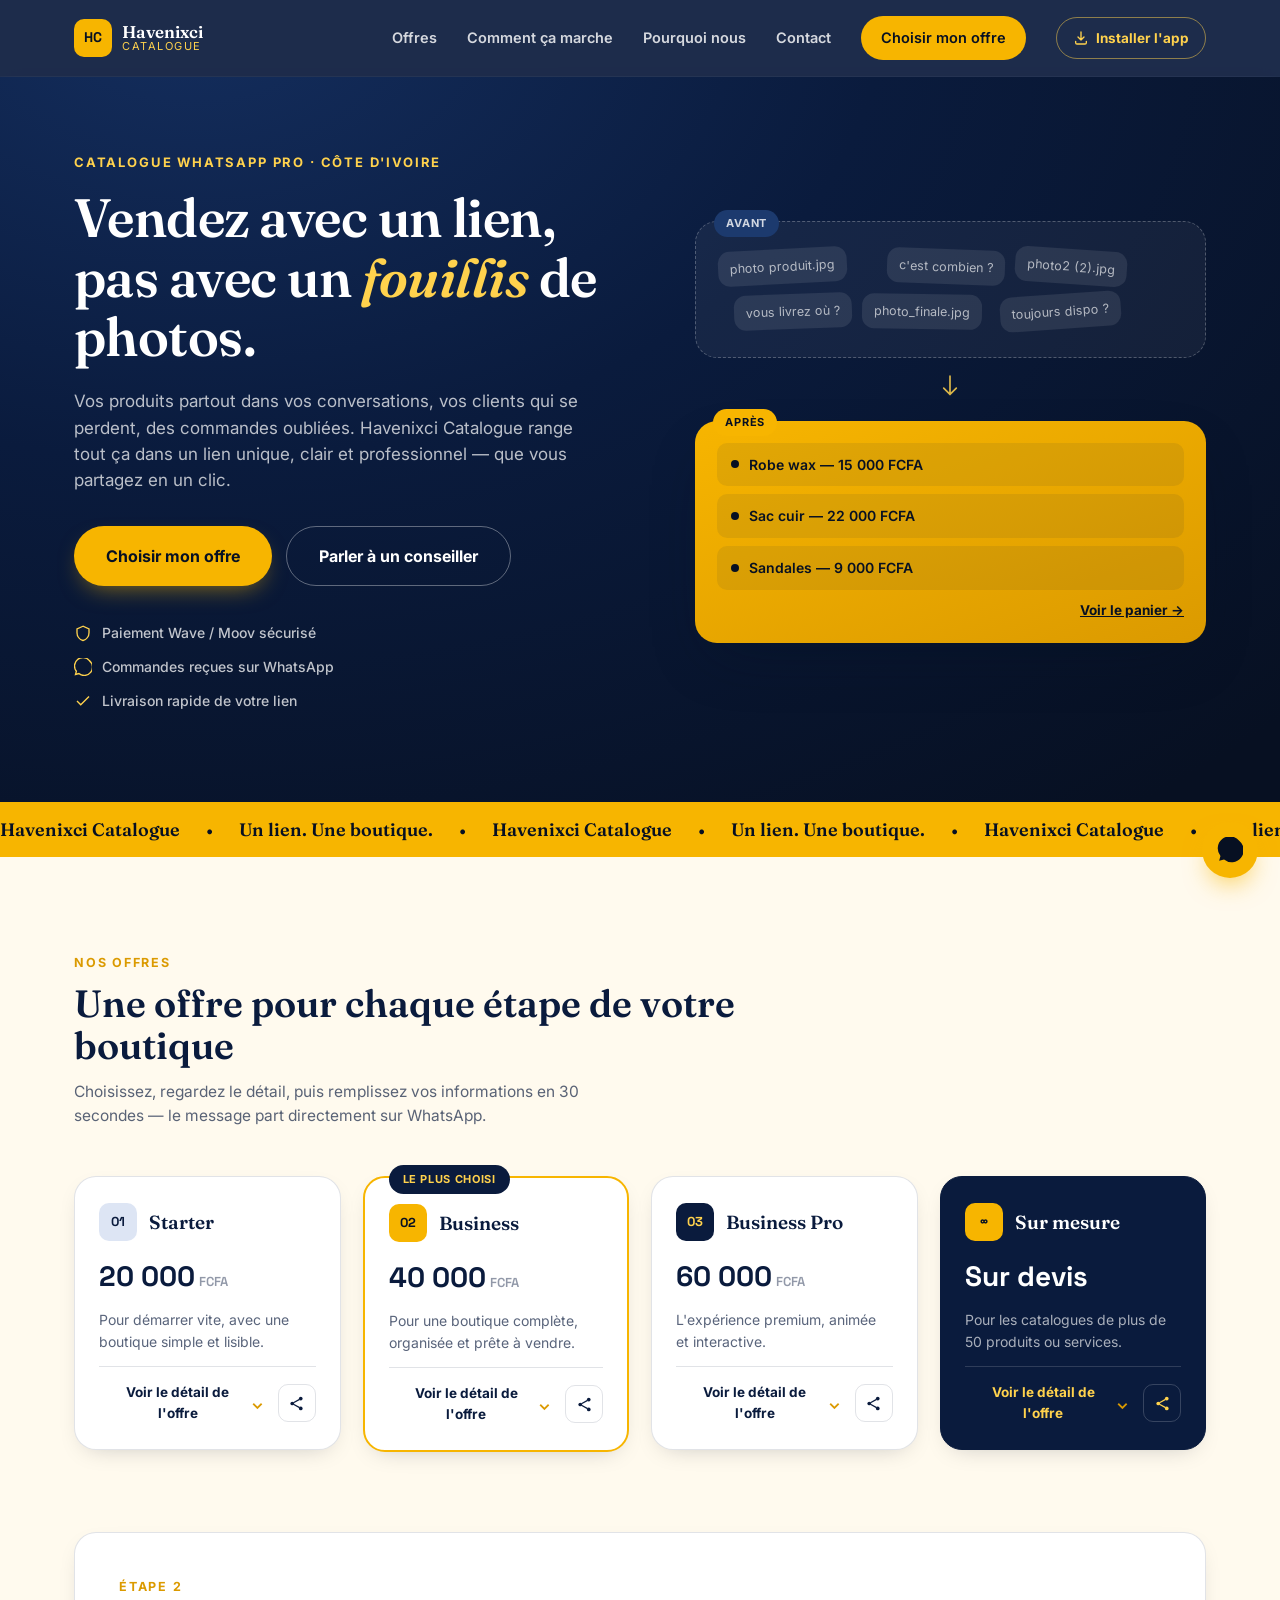
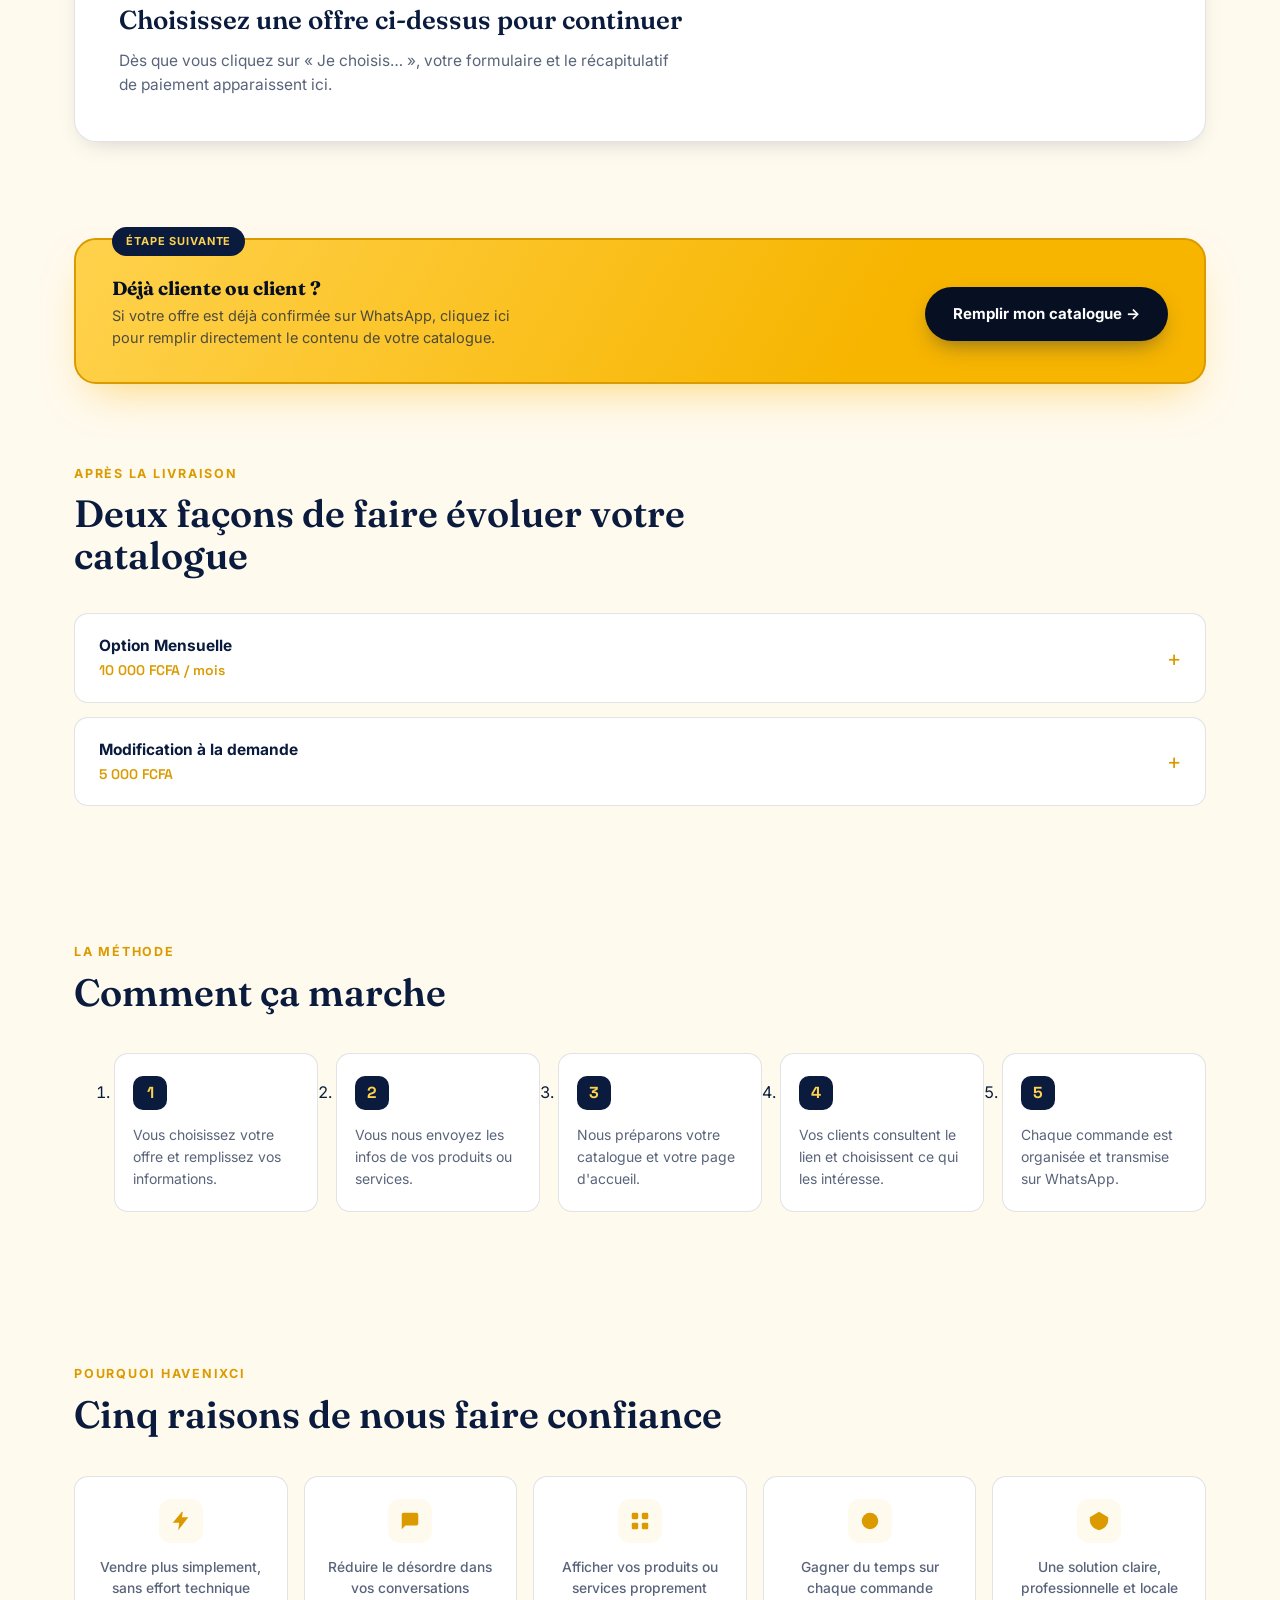
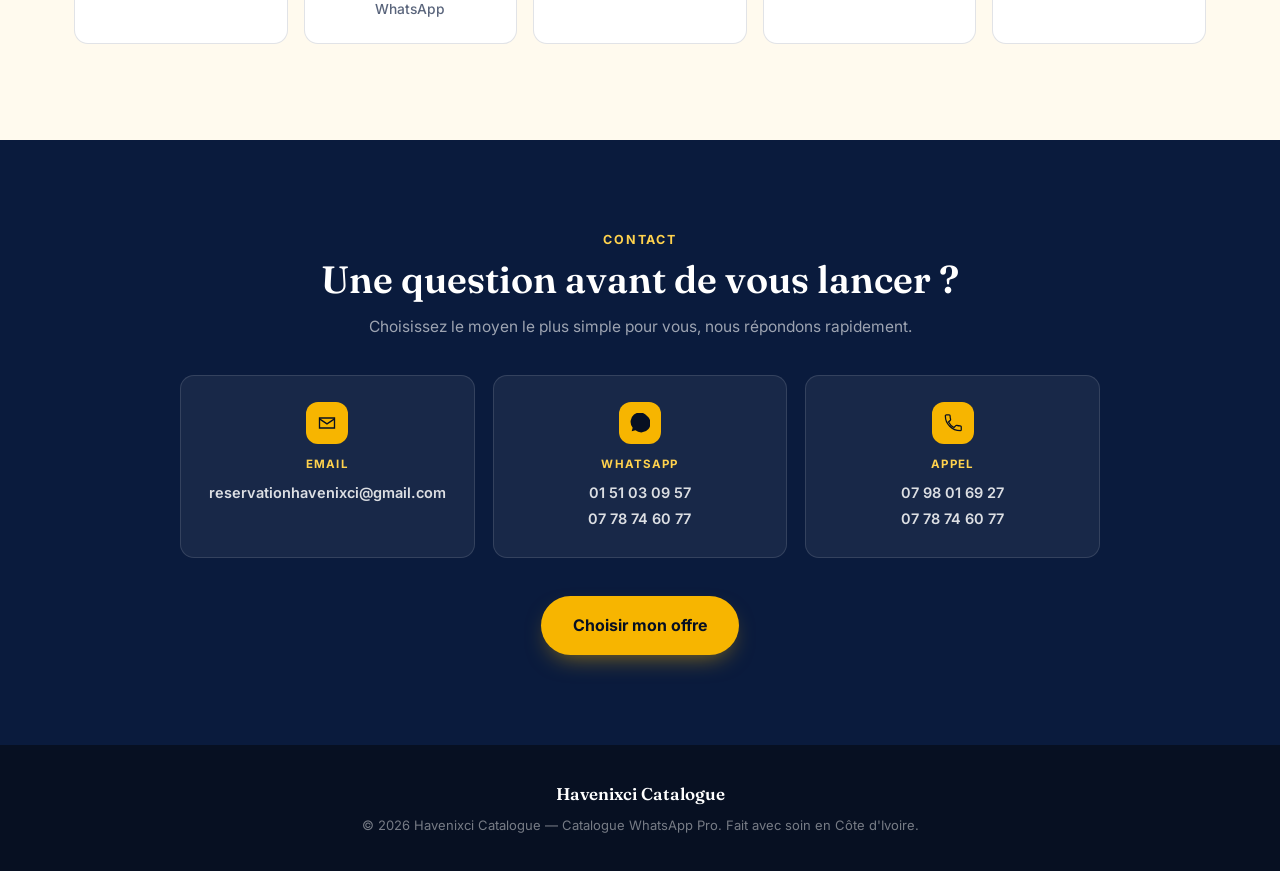
<file: index.html>
<!DOCTYPE html>
<html lang="fr">
<head>
<meta charset="UTF-8">
<meta name="viewport" content="width=device-width, initial-scale=1.0, viewport-fit=cover">
<title>Havenixci Catalogue — Vendez avec un lien, pas avec le désordre</title>
<meta name="description" content="Havenixci Catalogue transforme votre WhatsApp encombré en une vraie boutique en ligne : un lien clair, un panier simple, des commandes organisées.">
<meta name="theme-color" content="#0A1B3D">

<!-- ============================================================
     PARTAGE / OPEN GRAPH — affiche qui s'affiche quand le lien est envoyé
     Adresse GitHub Pages du site (og:url + les 2 og:image ci-dessous).
     ============================================================ -->
<meta property="og:type" content="website">
<meta property="og:site_name" content="Havenixci Catalogue">
<meta property="og:locale" content="fr_FR">
<meta property="og:title" content="Havenixci Catalogue — Vendez avec un lien, pas avec le désordre">
<meta property="og:description" content="Catalogue WhatsApp Pro : un lien clair, un panier simple, des commandes organisées. Recevez votre boutique en quelques jours.">
<meta property="og:url" content="https://reservationhavenixci-sys.github.io/catalogue-whatsapp-pro/">
<meta property="og:image" content="https://reservationhavenixci-sys.github.io/catalogue-whatsapp-pro/img/affiche-og.jpg">
<meta property="og:image:width" content="1200">
<meta property="og:image:height" content="630">
<meta property="og:image:alt" content="Havenixci Catalogue — vendez avec un lien, pas avec le désordre">

<meta name="twitter:card" content="summary_large_image">
<meta name="twitter:title" content="Havenixci Catalogue — Vendez avec un lien, pas avec le désordre">
<meta name="twitter:description" content="Catalogue WhatsApp Pro : un lien clair, un panier simple, des commandes organisées.">
<meta name="twitter:image" content="https://reservationhavenixci-sys.github.io/catalogue-whatsapp-pro/img/affiche-og.jpg">

<!-- ============================================================
     PWA — le site devient installable comme une application,
     avec le logo Havenixci comme icône sur l'écran d'accueil
     ============================================================ -->
<link rel="manifest" href="manifest.webmanifest">
<link rel="icon" href="icons/favicon-32.png" sizes="32x32" type="image/png">
<link rel="icon" href="icons/favicon-16.png" sizes="16x16" type="image/png">
<link rel="apple-touch-icon" href="icons/apple-touch-icon.png">
<meta name="apple-mobile-web-app-capable" content="yes">
<meta name="mobile-web-app-capable" content="yes">
<meta name="apple-mobile-web-app-status-bar-style" content="black-translucent">
<meta name="apple-mobile-web-app-title" content="Havenixci">

<link rel="preconnect" href="https://fonts.googleapis.com">
<link rel="preconnect" href="https://fonts.gstatic.com" crossorigin>
<link href="https://fonts.googleapis.com/css2?family=Fraunces:ital,opsz,wght@0,9..144,500;0,9..144,600;0,9..144,700;1,9..144,600&family=Space+Grotesk:wght@500;600;700&family=Inter:wght@400;500;600;700&display=swap" rel="stylesheet">
<link rel="stylesheet" href="style.css">
</head>
<body>

<a class="skip-link" href="#offres">Aller aux offres</a>

<!-- HEADER -->
<header class="site-header" id="top">
  <div class="wrap header-inner">
    <a href="#top" class="logo">
      <span class="logo-mark" aria-hidden="true">HC</span>
      <span class="logo-text">
        <span class="logo-line1">Havenixci</span>
        <span class="logo-line2">Catalogue</span>
      </span>
    </a>

    <nav class="main-nav" id="mainNav">
      <a href="#offres">Offres</a>
      <a href="#comment">Comment ça marche</a>
      <a href="#pourquoi">Pourquoi nous</a>
      <a href="#contact">Contact</a>
      <a class="nav-cta" href="#offres">Choisir mon offre</a>
      <button type="button" class="nav-install" id="installBtn" hidden>
        <svg viewBox="0 0 24 24" aria-hidden="true"><path d="M12 3v12m0 0-4.5-4.5M12 15l4.5-4.5" fill="none" stroke="currentColor" stroke-width="2" stroke-linecap="round" stroke-linejoin="round"/><path d="M4 17v2a2 2 0 0 0 2 2h12a2 2 0 0 0 2-2v-2" fill="none" stroke="currentColor" stroke-width="2" stroke-linecap="round"/></svg>
        Installer l'app
      </button>
    </nav>

    <button class="nav-toggle" id="navToggle" aria-expanded="false" aria-controls="mainNav" aria-label="Ouvrir le menu">
      <span></span><span></span><span></span>
    </button>
  </div>
</header>

<main>

  <!-- HERO -->
  <section class="hero" id="accueil">
    <div class="wrap hero-inner">
      <div class="hero-copy">
        <p class="eyebrow">Catalogue WhatsApp Pro · Côte d'Ivoire</p>
        <h1 class="hero-title">Vendez avec un lien,<br>pas avec un <em>fouillis</em> de photos.</h1>
        <p class="hero-text">Vos produits partout dans vos conversations, vos clients qui se perdent, des commandes oubliées. Havenixci Catalogue range tout ça dans un lien unique, clair et professionnel — que vous partagez en un clic.</p>
        <div class="hero-actions">
          <a href="#offres" class="btn btn-primary btn-lg">Choisir mon offre</a>
          <a href="https://wa.me/2250151030957" target="_blank" rel="noopener" class="btn btn-ghost btn-lg">Parler à un conseiller</a>
        </div>
        <ul class="hero-trust">
          <li><svg viewBox="0 0 24 24" aria-hidden="true"><path d="M12 3 4 6.5v5.2c0 4.9 3.4 9.2 8 10.3 4.6-1.1 8-5.4 8-10.3V6.5L12 3z"/></svg>Paiement Wave / Moov sécurisé</li>
          <li><svg viewBox="0 0 24 24" aria-hidden="true"><path d="M20.5 3.5A11 11 0 0 0 3.2 17.6L2 22l4.5-1.2A11 11 0 1 0 20.5 3.5z"/></svg>Commandes reçues sur WhatsApp</li>
          <li><svg viewBox="0 0 24 24" aria-hidden="true"><path d="m4 12 5 5L20 6"/></svg>Livraison rapide de votre lien</li>
        </ul>
      </div>

      <!-- SIGNATURE : avant / après -->
      <div class="hero-visual" aria-hidden="true">
        <div class="transform-card transform-before">
          <span class="transform-tag">Avant</span>
          <div class="fake-bubble b1">photo produit.jpg</div>
          <div class="fake-bubble b2">c'est combien ?</div>
          <div class="fake-bubble b3">photo2 (2).jpg</div>
          <div class="fake-bubble b4">vous livrez où ?</div>
          <div class="fake-bubble b5">photo_finale.jpg</div>
          <div class="fake-bubble b6">toujours dispo ?</div>
        </div>
        <div class="transform-arrow">
          <svg viewBox="0 0 40 40"><path d="M6 20h26m0 0-9-9m9 9-9 9" fill="none" stroke="currentColor" stroke-width="2.4" stroke-linecap="round" stroke-linejoin="round"/></svg>
        </div>
        <div class="transform-card transform-after">
          <span class="transform-tag transform-tag--after">Après</span>
          <div class="catalog-row"><span class="catalog-dot"></span>Robe wax — 15 000 FCFA</div>
          <div class="catalog-row"><span class="catalog-dot"></span>Sac cuir — 22 000 FCFA</div>
          <div class="catalog-row"><span class="catalog-dot"></span>Sandales — 9 000 FCFA</div>
          <div class="catalog-cta">Voir le panier →</div>
        </div>
      </div>
    </div>
  </section>

  <!-- BANDE MARQUE -->
  <div class="brand-band">
    <div class="brand-band-track">
      <span>Havenixci Catalogue</span><span>•</span><span>Un lien. Une boutique.</span><span>•</span>
      <span>Havenixci Catalogue</span><span>•</span><span>Un lien. Une boutique.</span><span>•</span>
      <span>Havenixci Catalogue</span><span>•</span><span>Un lien. Une boutique.</span><span>•</span>
      <span>Havenixci Catalogue</span><span>•</span><span>Un lien. Une boutique.</span><span>•</span>
    </div>
  </div>

  <!-- OFFRES -->
  <section class="offers" id="offres">
    <div class="wrap">
      <p class="section-eyebrow">Nos offres</p>
      <h2 class="section-title">Une offre pour chaque étape de votre boutique</h2>
      <p class="section-sub">Choisissez, regardez le détail, puis remplissez vos informations en 30 secondes — le message part directement sur WhatsApp.</p>

      <div class="offer-grid">

        <!-- STARTER -->
        <article class="offer-card reveal" data-offer="starter" data-price="20000">
          <div class="offer-top">
            <span class="offer-icon offer-icon--starter">01</span>
            <h3 class="offer-name">Starter</h3>
          </div>
          <p class="offer-price"><span class="price-num">20 000</span> <span class="price-cur">FCFA</span></p>
          <p class="offer-tagline">Pour démarrer vite, avec une boutique simple et lisible.</p>

          <div class="offer-actions">
            <button type="button" class="offer-toggle" aria-expanded="false" aria-controls="panel-starter">
              Voir le détail de l'offre <span class="chev">⌄</span>
            </button>
            <button type="button" class="offer-share" data-share-offer="starter" data-share-name="Starter" data-share-price="20 000 FCFA" aria-label="Partager l'offre Starter">
              <svg viewBox="0 0 24 24" aria-hidden="true"><circle cx="18" cy="5" r="2.6"/><circle cx="6" cy="12" r="2.6"/><circle cx="18" cy="19" r="2.6"/><path d="m8.3 10.7 7.4-4.2M8.3 13.3l7.4 4.2" stroke="currentColor" stroke-width="1.7" fill="none" stroke-linecap="round"/></svg>
            </button>
          </div>

          <div class="offer-panel" id="panel-starter" hidden>
            <div class="offer-panel-inner">
              <h4>Idéal pour</h4>
              <ul class="check-list">
                <li>montrer ses produits proprement</li>
                <li>partager un lien clair</li>
                <li>recevoir les messages sur WhatsApp</li>
                <li>avoir une boutique simple et lisible</li>
              </ul>
              <h4>Inclus</h4>
              <ul class="check-list">
                <li>jusqu'à 20 produits ou services</li>
                <li>catalogue simple</li>
                <li>bouton WhatsApp</li>
                <li>lien partageable</li>
                <li>page d'accueil avec affiche et informations du vendeur</li>
              </ul>
              <button type="button" class="btn btn-primary btn-block confirm-offer" data-offer-confirm="starter">
                Je choisis Starter
              </button>
            </div>
          </div>
        </article>

        <!-- BUSINESS -->
        <article class="offer-card offer-card--featured reveal" data-offer="business" data-price="40000">
          <span class="offer-ribbon">Le plus choisi</span>
          <div class="offer-top">
            <span class="offer-icon offer-icon--business">02</span>
            <h3 class="offer-name">Business</h3>
          </div>
          <p class="offer-price"><span class="price-num">40 000</span> <span class="price-cur">FCFA</span></p>
          <p class="offer-tagline">Pour une boutique complète, organisée et prête à vendre.</p>

          <div class="offer-actions">
            <button type="button" class="offer-toggle" aria-expanded="false" aria-controls="panel-business">
              Voir le détail de l'offre <span class="chev">⌄</span>
            </button>
            <button type="button" class="offer-share" data-share-offer="business" data-share-name="Business" data-share-price="40 000 FCFA" aria-label="Partager l'offre Business">
              <svg viewBox="0 0 24 24" aria-hidden="true"><circle cx="18" cy="5" r="2.6"/><circle cx="6" cy="12" r="2.6"/><circle cx="18" cy="19" r="2.6"/><path d="m8.3 10.7 7.4-4.2M8.3 13.3l7.4 4.2" stroke="currentColor" stroke-width="1.7" fill="none" stroke-linecap="round"/></svg>
            </button>
          </div>

          <div class="offer-panel" id="panel-business" hidden>
            <div class="offer-panel-inner">
              <h4>Idéal pour</h4>
              <ul class="check-list">
                <li>avoir une boutique plus sérieuse</li>
                <li>présenter plus d'articles</li>
                <li>faciliter la commande</li>
                <li>mieux suivre les ventes</li>
                <li>offrir une meilleure expérience au client</li>
              </ul>
              <h4>Inclus</h4>
              <ul class="check-list">
                <li>jusqu'à 50 produits ou services</li>
                <li>catalogue complet</li>
                <li>panier avec image du produit choisi</li>
                <li>total automatique</li>
                <li>livraison simple, facture simple</li>
                <li>localisation simple</li>
                <li>bouton WhatsApp</li>
                <li>page d'accueil avec affiche et informations du vendeur</li>
                <li>liens réseaux sociaux (Facebook, TikTok, Instagram)</li>
              </ul>
              <button type="button" class="btn btn-primary btn-block confirm-offer" data-offer-confirm="business">
                Je choisis Business
              </button>
            </div>
          </div>
        </article>

        <!-- BUSINESS PRO -->
        <article class="offer-card reveal" data-offer="businesspro" data-price="60000">
          <div class="offer-top">
            <span class="offer-icon offer-icon--pro">03</span>
            <h3 class="offer-name">Business Pro</h3>
          </div>
          <p class="offer-price"><span class="price-num">60 000</span> <span class="price-cur">FCFA</span></p>
          <p class="offer-tagline">L'expérience premium, animée et interactive.</p>

          <div class="offer-actions">
            <button type="button" class="offer-toggle" aria-expanded="false" aria-controls="panel-businesspro">
              Voir le détail de l'offre <span class="chev">⌄</span>
            </button>
            <button type="button" class="offer-share" data-share-offer="businesspro" data-share-name="Business Pro" data-share-price="60 000 FCFA" aria-label="Partager l'offre Business Pro">
              <svg viewBox="0 0 24 24" aria-hidden="true"><circle cx="18" cy="5" r="2.6"/><circle cx="6" cy="12" r="2.6"/><circle cx="18" cy="19" r="2.6"/><path d="m8.3 10.7 7.4-4.2M8.3 13.3l7.4 4.2" stroke="currentColor" stroke-width="1.7" fill="none" stroke-linecap="round"/></svg>
            </button>
          </div>

          <div class="offer-panel" id="panel-businesspro" hidden>
            <div class="offer-panel-inner">
              <h4>Idéal pour</h4>
              <ul class="check-list">
                <li>offrir une expérience client premium et captivante</li>
                <li>se démarquer avec un site vivant et interactif</li>
                <li>vendre directement depuis WhatsApp et les réseaux sociaux</li>
                <li>fidéliser grâce aux favoris et aux animations</li>
              </ul>
              <h4>Inclus</h4>
              <p class="offer-note">Tout ce qui est dans Business (jusqu'à 50 produits), plus :</p>
              <ul class="check-list">
                <li>facture automatique avec frais de livraison inclus</li>
                <li>lien du catalogue avec logo professionnel de l'entreprise</li>
                <li>site installable comme une application (écran d'accueil)</li>
                <li>partage direct d'un produit sur WhatsApp et réseaux sociaux</li>
                <li>filtres avancés et tri par prix</li>
                <li>fiche de renseignement client intégrée</li>
                <li>favoris interactifs avec animation</li>
                <li>animations et micro-interactions sur tout le site</li>
              </ul>
              <button type="button" class="btn btn-primary btn-block confirm-offer" data-offer-confirm="businesspro">
                Je choisis Business Pro
              </button>
            </div>
          </div>
        </article>

        <!-- SUR MESURE -->
        <article class="offer-card offer-card--outline reveal" data-offer="surmesure" data-price="0">
          <div class="offer-top">
            <span class="offer-icon offer-icon--surmesure">∞</span>
            <h3 class="offer-name">Sur mesure</h3>
          </div>
          <p class="offer-price"><span class="price-num">Sur devis</span></p>
          <p class="offer-tagline">Pour les catalogues de plus de 50 produits ou services.</p>

          <div class="offer-actions">
            <button type="button" class="offer-toggle" aria-expanded="false" aria-controls="panel-surmesure">
              Voir le détail de l'offre <span class="chev">⌄</span>
            </button>
            <button type="button" class="offer-share" data-share-offer="surmesure" data-share-name="Sur mesure" data-share-price="Sur devis" aria-label="Partager l'offre Sur mesure">
              <svg viewBox="0 0 24 24" aria-hidden="true"><circle cx="18" cy="5" r="2.6"/><circle cx="6" cy="12" r="2.6"/><circle cx="18" cy="19" r="2.6"/><path d="m8.3 10.7 7.4-4.2M8.3 13.3l7.4 4.2" stroke="currentColor" stroke-width="1.7" fill="none" stroke-linecap="round"/></svg>
            </button>
          </div>

          <div class="offer-panel" id="panel-surmesure" hidden>
            <div class="offer-panel-inner">
              <h4>Idéal pour</h4>
              <ul class="check-list">
                <li>plus de 50 produits ou services</li>
                <li>gros catalogues avec beaucoup d'articles</li>
                <li>besoins spécifiques non couverts par Starter ou Business</li>
              </ul>
              <p class="offer-note">Le tarif dépend du nombre de produits et de vos besoins. Recevez un devis personnalisé, sans engagement.</p>
              <a href="https://wa.me/2250151030957?text=Bonjour%2C%20j%27ai%20plus%20de%2050%20produits%20ou%20services%20%C3%A0%20pr%C3%A9senter.%20Je%20souhaite%20recevoir%20un%20devis%20personnalis%C3%A9%20pour%20l%27offre%20Sur%20mesure%20Havenixci%20Catalogue." class="btn btn-primary btn-block" target="_blank" rel="noopener">
                Demander un devis sur WhatsApp
              </a>
            </div>
          </div>
        </article>

      </div>
    </div>
  </section>

  <!-- FORMULAIRE DE COMMANDE -->
  <section class="order-section" id="commande">
    <div class="wrap">
      <div class="order-box reveal" id="orderBox">

        <div class="order-empty" id="orderEmpty">
          <p class="section-eyebrow">Étape 2</p>
          <h2 class="section-title section-title--sm">Choisissez une offre ci-dessus pour continuer</h2>
          <p class="section-sub">Dès que vous cliquez sur « Je choisis… », votre formulaire et le récapitulatif de paiement apparaissent ici.</p>
        </div>

        <div class="order-active" id="orderActive" hidden>
          <div class="order-head">
            <div>
              <p class="section-eyebrow">Étape 2</p>
              <h2 class="section-title section-title--sm">Vos informations — offre <span id="selectedOfferName">—</span></h2>
              <p class="section-sub">Remplissez ces quelques champs : votre message WhatsApp sera généré automatiquement, déjà rempli et prêt à envoyer.</p>
            </div>
            <button type="button" class="order-toggle" id="orderToggle" aria-expanded="true" aria-controls="orderFormPanel">
              <span id="orderToggleLabel">Masquer</span><span class="chev">⌄</span>
            </button>
          </div>

          <div class="order-form-panel" id="orderFormPanel">
          <form class="order-form" id="orderForm" novalidate>
            <div class="form-grid">
              <div class="field">
                <label for="f-nom">Nom *</label>
                <input type="text" id="f-nom" name="nom" required autocomplete="name">
              </div>
              <div class="field">
                <label for="f-boutique">Nom de la boutique *</label>
                <input type="text" id="f-boutique" name="boutique" required>
              </div>
              <div class="field">
                <label for="f-ville">Ville *</label>
                <input type="text" id="f-ville" name="ville" required autocomplete="address-level2">
              </div>
              <div class="field">
                <label for="f-whatsapp">Contact WhatsApp *</label>
                <input type="tel" id="f-whatsapp" name="whatsapp" required autocomplete="tel" placeholder="07 00 00 00 00">
              </div>
            </div>
            <div class="field">
              <label for="f-infos">Autres informations utiles</label>
              <textarea id="f-infos" name="infos" rows="3" placeholder="Nombre de produits, délai souhaité, réseaux sociaux…"></textarea>
            </div>

            <!-- Paiement -->
            <div class="payment-block">
              <h3>Mode de paiement</h3>
              <div class="radio-row">
                <label class="radio-pill"><input type="radio" name="acompte" value="50" checked> Acompte 50%</label>
                <label class="radio-pill"><input type="radio" name="acompte" value="100"> Paiement intégral 100%</label>
              </div>

              <div class="payment-summary">
                <div class="payment-line"><span>Prix total de l'offre</span><strong id="payTotal">—</strong></div>
                <div class="payment-line"><span id="payAcompteLabel">Acompte à payer (50%)</span><strong id="payAcompte">—</strong></div>
                <div class="payment-line"><span>Solde restant</span><strong id="paySolde">—</strong></div>
              </div>
              <p class="field-hint">Paiement par Wave / Moov Money au <a href="tel:+2250151030957">01 51 03 09 57</a>. Le lien est livré après confirmation du paiement.</p>
            </div>

            <button type="submit" class="btn btn-primary btn-lg btn-block" id="sendOrderBtn">
              Envoyer ma commande sur WhatsApp →
            </button>
            <p class="order-hint">Vous serez redirigé vers WhatsApp avec un message déjà rédigé : il ne vous reste qu'à l'envoyer.<br>Vos informations restent enregistrées sur cet appareil, même après actualisation. <button type="button" class="clear-order-link" id="clearOrderBtn">Effacer mes informations</button></p>
          </form>
          </div>
        </div>

      </div>
    </div>
  </section>

  <!-- ACCÈS AU CATALOGUE -->
  <section class="catalogue-access">
    <div class="wrap">
      <div class="catalogue-access-block reveal">
        <span class="catalogue-access-badge">Étape suivante</span>
        <div class="catalogue-access-text">
          <h3>Déjà cliente ou client ?</h3>
          <p>Si votre offre est déjà confirmée sur WhatsApp, cliquez ici pour remplir directement le contenu de votre catalogue.</p>
        </div>
        <a href="remplir-catalogue.html" class="btn btn-catalogue">
          Remplir mon catalogue →
        </a>
      </div>
    </div>
  </section>

  <!-- SUIVI -->
  <section class="followup" id="suivi">
    <div class="wrap">
      <p class="section-eyebrow">Après la livraison</p>
      <h2 class="section-title">Deux façons de faire évoluer votre catalogue</h2>

      <div class="followup-list">
        <div class="followup-item reveal">
          <button type="button" class="followup-toggle" aria-expanded="false" aria-controls="fu-1">
            <span class="followup-title"><strong>Option Mensuelle</strong><span>10 000 FCFA / mois</span></span>
            <span class="followup-icon">+</span>
          </button>
          <div class="followup-panel" id="fu-1" hidden>
            <p class="followup-lead">Pour un suivi régulier, sans y penser.</p>
            <ul class="check-list">
              <li>petites modifications mensuelles</li>
              <li>changement d'images ou de textes</li>
              <li>mise à jour de prix</li>
              <li>jusqu'à 2 petites modifications par mois</li>
            </ul>
            <p class="followup-note">Au-delà de 2 modifications par mois, ou pour des changements plus importants, le prix peut être revu.</p>
          </div>
        </div>

        <div class="followup-item reveal">
          <button type="button" class="followup-toggle" aria-expanded="false" aria-controls="fu-2">
            <span class="followup-title"><strong>Modification à la demande</strong><span>5 000 FCFA</span></span>
            <span class="followup-icon">+</span>
          </button>
          <div class="followup-panel" id="fu-2" hidden>
            <p class="followup-lead">Pour une intervention ponctuelle, sans engagement.</p>
            <ul class="check-list">
              <li>correction ou changement simple</li>
              <li>ajout ou remplacement de texte</li>
              <li>mise à jour d'image</li>
            </ul>
            <p class="followup-note">Cette formule couvre une seule petite modification. Pour une demande plus large, un nouveau tarif s'applique.</p>
          </div>
        </div>
      </div>
    </div>
  </section>

  <!-- COMMENT ÇA MARCHE -->
  <section class="steps" id="comment">
    <div class="wrap">
      <p class="section-eyebrow">La méthode</p>
      <h2 class="section-title">Comment ça marche</h2>
      <ol class="steps-list">
        <li class="step reveal"><span class="step-num">1</span><p>Vous choisissez votre offre et remplissez vos informations.</p></li>
        <li class="step reveal"><span class="step-num">2</span><p>Vous nous envoyez les infos de vos produits ou services.</p></li>
        <li class="step reveal"><span class="step-num">3</span><p>Nous préparons votre catalogue et votre page d'accueil.</p></li>
        <li class="step reveal"><span class="step-num">4</span><p>Vos clients consultent le lien et choisissent ce qui les intéresse.</p></li>
        <li class="step reveal"><span class="step-num">5</span><p>Chaque commande est organisée et transmise sur WhatsApp.</p></li>
      </ol>
    </div>
  </section>

  <!-- POURQUOI -->
  <section class="why" id="pourquoi">
    <div class="wrap">
      <p class="section-eyebrow">Pourquoi Havenixci</p>
      <h2 class="section-title">Cinq raisons de nous faire confiance</h2>
      <ul class="why-grid">
        <li class="why-card reveal"><span class="why-icon"><svg viewBox="0 0 24 24"><path d="M13 2 3 14h7l-1 8 11-14h-7l1-6z"/></svg></span><p>Vendre plus simplement, sans effort technique</p></li>
        <li class="why-card reveal"><span class="why-icon"><svg viewBox="0 0 24 24"><path d="M21 15a2 2 0 0 1-2 2H7l-4 4V5a2 2 0 0 1 2-2h14a2 2 0 0 1 2 2z"/></svg></span><p>Réduire le désordre dans vos conversations WhatsApp</p></li>
        <li class="why-card reveal"><span class="why-icon"><svg viewBox="0 0 24 24"><rect x="3" y="3" width="7" height="7" rx="1.5"/><rect x="14" y="3" width="7" height="7" rx="1.5"/><rect x="3" y="14" width="7" height="7" rx="1.5"/><rect x="14" y="14" width="7" height="7" rx="1.5"/></svg></span><p>Afficher vos produits ou services proprement</p></li>
        <li class="why-card reveal"><span class="why-icon"><svg viewBox="0 0 24 24"><circle cx="12" cy="12" r="9"/><path d="M12 7v5l3.5 2" fill="none" stroke="currentColor" stroke-width="1.8" stroke-linecap="round"/></svg></span><p>Gagner du temps sur chaque commande</p></li>
        <li class="why-card reveal"><span class="why-icon"><svg viewBox="0 0 24 24"><path d="M12 2 2 8v3c0 5.5 4 9.7 10 11 6-1.3 10-5.5 10-11V8L12 2z"/><path d="m9 12 2 2 4-4" fill="none" stroke="currentColor" stroke-width="1.8" stroke-linecap="round"/></svg></span><p>Une solution claire, professionnelle et locale</p></li>
      </ul>
    </div>
  </section>

  <!-- CONTACT -->
  <section class="contact" id="contact">
    <div class="wrap contact-inner reveal">
      <p class="section-eyebrow section-eyebrow--light">Contact</p>
      <h2 class="section-title section-title--light">Une question avant de vous lancer ?</h2>
      <p class="section-sub">Choisissez le moyen le plus simple pour vous, nous répondons rapidement.</p>

      <div class="contact-grid">
        <a class="contact-card" href="mailto:reservationhavenixci@gmail.com">
          <span class="contact-icon"><svg viewBox="0 0 24 24"><path d="M3 6h18v12H3z" fill="none" stroke="currentColor" stroke-width="1.6"/><path d="m3 7 9 6 9-6" fill="none" stroke="currentColor" stroke-width="1.6"/></svg></span>
          <span class="contact-label">Email</span>
          <span class="contact-value">reservationhavenixci@gmail.com</span>
        </a>

        <div class="contact-card contact-card--multi">
          <span class="contact-icon"><svg viewBox="0 0 24 24"><path d="M20.5 3.5A11 11 0 0 0 3.2 17.6L2 22l4.5-1.2A11 11 0 1 0 20.5 3.5z"/></svg></span>
          <span class="contact-label">WhatsApp</span>
          <span class="contact-value-row">
            <a href="https://wa.me/2250151030957">01 51 03 09 57</a>
            <a href="https://wa.me/2250778746077">07 78 74 60 77</a>
          </span>
        </div>

        <div class="contact-card contact-card--multi">
          <span class="contact-icon"><svg viewBox="0 0 24 24"><path d="M6.6 10.8a15.5 15.5 0 0 0 6.6 6.6l2.2-2.2a1.2 1.2 0 0 1 1.2-.3c1.3.4 2.7.6 4.1.6a1.2 1.2 0 0 1 1.2 1.2V20a1.2 1.2 0 0 1-1.2 1.2C10.8 21.2 2.8 13.2 2.8 3.4A1.2 1.2 0 0 1 4 2.2h3.3a1.2 1.2 0 0 1 1.2 1.2c0 1.4.2 2.8.6 4.1a1.2 1.2 0 0 1-.3 1.2z" fill="none" stroke="currentColor" stroke-width="1.5"/></svg></span>
          <span class="contact-label">Appel</span>
          <span class="contact-value-row">
            <a href="tel:+2250798016927">07 98 01 69 27</a>
            <a href="tel:+2250778746077">07 78 74 60 77</a>
          </span>
        </div>
      </div>

      <a href="#offres" class="btn btn-primary btn-lg">Choisir mon offre</a>
    </div>
  </section>

</main>

<footer class="site-footer">
  <div class="wrap footer-inner">
    <span class="logo-line1">Havenixci Catalogue</span>
    <p>&copy; <span id="year"></span> Havenixci Catalogue — Catalogue WhatsApp Pro. Fait avec soin en Côte d'Ivoire.</p>
  </div>
</footer>

<div class="share-menu" id="shareMenu" hidden>
  <a class="share-menu-item" id="shareMenuWhatsapp" target="_blank" rel="noopener">
    <svg viewBox="0 0 24 24" aria-hidden="true"><path d="M20.5 3.5A11 11 0 0 0 3.2 17.6L2 22l4.5-1.2A11 11 0 1 0 20.5 3.5z"/></svg>
    WhatsApp
  </a>
  <a class="share-menu-item" id="shareMenuFacebook" target="_blank" rel="noopener">
    <svg viewBox="0 0 24 24" aria-hidden="true"><path d="M13.5 21v-7.5H16l.4-3H13.5V8.4c0-.9.3-1.5 1.6-1.5H16.5V4.3C16.2 4.3 15.2 4 14 4c-2.4 0-4 1.5-4 4.1v2.4H7.5v3H10V21z"/></svg>
    Facebook
  </a>
  <button type="button" class="share-menu-item" id="shareMenuCopy">
    <svg viewBox="0 0 24 24" aria-hidden="true"><rect x="9" y="9" width="11" height="11" rx="2" fill="none" stroke="currentColor" stroke-width="1.7"/><path d="M5 15V6a2 2 0 0 1 2-2h9" fill="none" stroke="currentColor" stroke-width="1.7"/></svg>
    Copier le lien
  </button>
</div>
<div class="share-toast" id="shareToast" hidden>Lien copié ✓</div>

<div class="install-banner" id="installBanner" role="dialog" aria-label="Installer l'application Havenixci Catalogue">
  <img src="icons/logo-192.png" width="44" height="44" alt="" class="install-banner-icon">
  <div class="install-banner-body">
    <strong>Installer Havenixci Catalogue</strong>
    <p id="installBannerText">Accédez à votre catalogue en un tap, comme une vraie application.</p>
  </div>
  <button type="button" class="install-banner-action" id="installBannerAction">Installer</button>
  <button type="button" class="install-banner-close" id="installBannerClose" aria-label="Fermer cette suggestion">×</button>
</div>

<a href="https://wa.me/2250151030957" target="_blank" rel="noopener" class="whatsapp-float" aria-label="Contacter sur WhatsApp">
  <svg viewBox="0 0 24 24" aria-hidden="true"><path d="M20.5 3.5A11 11 0 0 0 3.2 17.6L2 22l4.5-1.2A11 11 0 1 0 20.5 3.5z"/></svg>
</a>

<script src="script.js"></script>
</body>
</html>
</file>
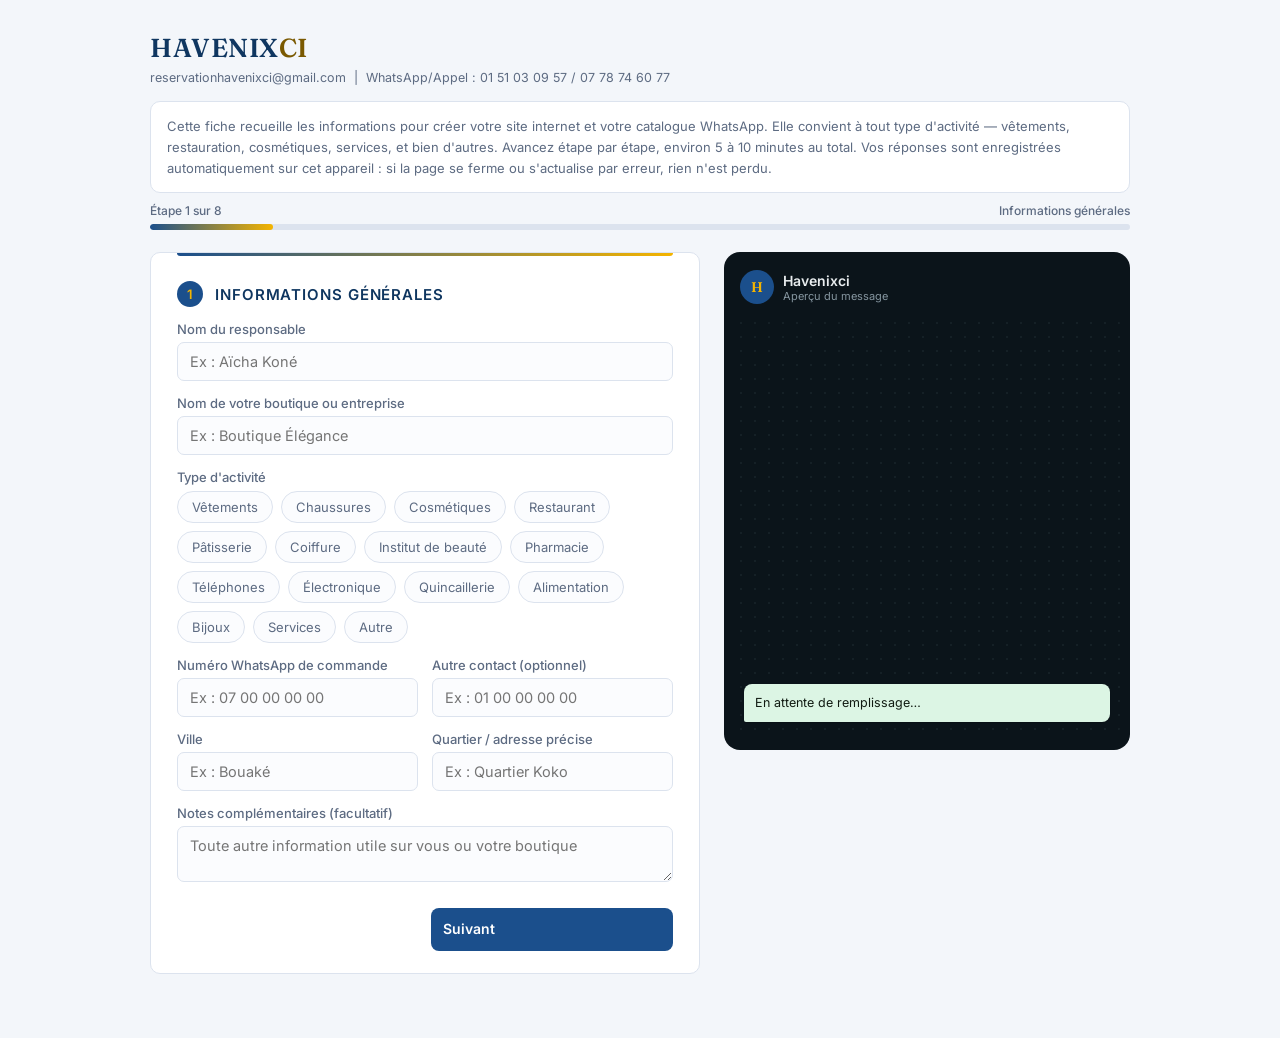
<file: A_Remplir_Votre_Catalogue.html>
<!DOCTYPE html>
<html lang="fr">
<head>
<meta charset="UTF-8">
<meta name="viewport" content="width=device-width, initial-scale=1.0">
<title>Havenixci — Fiche de création de site et catalogue</title>
<link rel="icon" type="image/jpeg" href="[data-uri]">
<style>
  @import url('https://fonts.googleapis.com/css2?family=Fraunces:opsz,wght@9..144,500;9..144,600&family=Inter:wght@400;500;600&display=swap');

  :root{
    --bg:#F3F6FA; --paper:#FFFFFF; --ink:#152238; --ink-soft:#5D6B82; --line:#DCE3EE;
    --blue:#1B4F8C; --blue-dark:#0F3660; --yellow:#F4B400; --yellow-ink:#7A5900;
    --wa-green:#25D366; --wa-green-dark:#128C4A; --bubble:#DCF5E4; --danger:#B3432F;
  }
  *{box-sizing:border-box;}
  body{ margin:0; background:var(--bg); color:var(--ink); font-family:'Inter',sans-serif; padding:32px 16px 64px; }
  .wrap{max-width:980px; margin:0 auto;}
  .masthead{ display:flex; align-items:baseline; justify-content:space-between; gap:16px; margin-bottom:6px; flex-wrap:wrap; }
  .brand{ font-family:'Fraunces',serif; font-weight:600; font-size:26px; letter-spacing:0.02em; color:var(--blue-dark); }
  .brand span{color:var(--yellow-ink);}
  .contact-line{ font-size:12.5px; color:var(--ink-soft); margin-bottom:16px; }
  .intro{
    font-size:13px; color:var(--ink-soft); line-height:1.6; background:var(--paper);
    border:1px solid var(--line); border-radius:10px; padding:14px 16px; margin-bottom:10px;
  }
  .scope-note{
    font-size:12px; color:var(--blue-dark); line-height:1.6; background:#EAF1FB;
    border:1px solid #C9DAF0; border-radius:10px; padding:10px 16px; margin-bottom:18px;
  }

  .progress-wrap{ margin-bottom:22px; }
  .progress-label{
    display:flex; justify-content:space-between; font-size:12px; color:var(--ink-soft);
    margin-bottom:6px; font-weight:500;
  }
  .progress-bar-outer{ height:6px; background:var(--line); border-radius:4px; overflow:hidden; }
  .progress-bar-inner{
    height:100%; background:linear-gradient(90deg,var(--blue),var(--yellow));
    border-radius:4px; transition:width 0.25s ease;
  }

  .grid{ display:grid; grid-template-columns:1.15fr 0.85fr; gap:24px; align-items:start; }
  @media (max-width:760px){ .grid{grid-template-columns:1fr;} }

  .card{
    background:var(--paper); border:1px solid var(--line); border-radius:10px;
    padding:26px 26px 22px; position:relative;
  }
  .card::before{
    content:""; position:absolute; top:0; left:26px; right:26px; height:3px;
    background:linear-gradient(90deg,var(--blue) 0%, var(--yellow) 100%); border-radius:0 0 3px 3px;
  }
  .step-title{ display:flex; align-items:center; gap:12px; margin:2px 0 6px; }
  .badge{
    width:26px; height:26px; border-radius:50%; background:var(--blue); color:var(--yellow);
    display:flex; align-items:center; justify-content:center; font-weight:600; font-size:13px; flex-shrink:0;
  }
  .step-title h2{ margin:0; font-size:15px; font-weight:600; color:var(--blue-dark); text-transform:uppercase; letter-spacing:0.06em; }
  .step-sub{ font-size:12.5px; color:var(--ink-soft); margin:0 0 16px 38px; line-height:1.5; }

  .wizard-step{ display:none; }
  .wizard-step.active{ display:block; }

  label{ display:block; font-size:13px; color:var(--ink-soft); margin-bottom:5px; margin-top:14px; font-weight:500; }
  input[type=text], input[type=tel], input[type=number], input[type=date], input[type=url], textarea{
    width:100%; padding:10px 12px; border:1px solid var(--line); border-radius:7px;
    background:#FBFCFE; font-family:'Inter',sans-serif; font-size:14.5px; color:var(--ink);
  }
  textarea{ resize:vertical; min-height:56px; }
  input:focus, textarea:focus{ outline:none; border-color:var(--blue); box-shadow:0 0 0 3px rgba(27,79,140,0.12); }
  .two-col{ display:grid; grid-template-columns:1fr 1fr; gap:14px; }
  .fcfa-input{position:relative;}
  .fcfa-input span{ position:absolute; right:12px; top:50%; transform:translateY(50%); font-size:12px; color:var(--ink-soft); }

  .chip-grid{ display:flex; flex-wrap:wrap; gap:8px; margin-top:6px; }
  .chip{
    border:1px solid var(--line); border-radius:20px; padding:7px 14px; font-size:13px;
    background:#FBFCFE; cursor:pointer; color:var(--ink-soft); user-select:none;
  }
  .chip.selected{ border-color:var(--blue); background:var(--blue); color:#fff; font-weight:500; }
  .chip-hint{ font-size:12px; color:var(--ink-soft); margin-top:8px; }

  .example-hint{
    margin-top:12px; background:#FFF9E8; border:1px solid #F0DFA6; border-radius:7px;
    padding:10px 14px; font-size:12.5px; color:var(--yellow-ink); line-height:1.6; display:none;
  }
  .example-hint.visible{ display:block; }
  .example-hint strong{ display:block; margin-bottom:2px; }

  .toggle-row{ display:flex; align-items:center; justify-content:space-between; margin-top:12px; padding:12px 14px; background:#FBFCFE; border:1px solid var(--line); border-radius:8px; }
  .toggle-row span{ font-size:13.5px; font-weight:500; color:var(--ink); }
  .switch{ position:relative; width:42px; height:24px; flex-shrink:0; }
  .switch input{ opacity:0; width:0; height:0; }
  .slider-track{
    position:absolute; inset:0; background:var(--line); border-radius:24px; cursor:pointer; transition:0.2s;
  }
  .slider-track::before{
    content:""; position:absolute; width:18px; height:18px; left:3px; top:3px; background:#fff;
    border-radius:50%; transition:0.2s;
  }
  .switch input:checked + .slider-track{ background:var(--blue); }
  .switch input:checked + .slider-track::before{ transform:translateX(18px); }

  .hidden-section{ display:none; margin-top:6px; }
  .hidden-section.visible{ display:block; }
  body:not(.formule-business) .business-only{ display:none !important; }

  .repeat-card{
    border:1px solid var(--line); border-radius:8px; padding:14px 16px 8px; background:#FBFCFE; margin-top:14px; position:relative;
  }
  .repeat-card .repeat-num{ position:absolute; top:-10px; left:14px; background:var(--yellow); color:var(--yellow-ink); font-size:11px; font-weight:600; padding:2px 9px; border-radius:10px; }
  .repeat-remove{ position:absolute; top:10px; right:10px; background:none; border:none; color:var(--danger); font-size:12px; cursor:pointer; font-weight:500; }
  .add-btn{ width:100%; margin-top:14px; padding:10px; border:1px dashed var(--blue); border-radius:7px; background:none; color:var(--blue-dark); font-size:13.5px; font-weight:500; cursor:pointer; }
  .add-btn:hover{ background:rgba(27,79,140,0.05); }

  .checkbox-row{ display:flex; align-items:center; gap:8px; margin-top:10px; }
  .checkbox-row input{ accent-color:var(--blue); }
  .checkbox-row label{ margin:0; font-size:13px; color:var(--ink-soft); font-weight:400; }
  .checkbox-grid{ display:grid; grid-template-columns:1fr 1fr; gap:6px; margin-top:6px; }

  .photo-note{ margin-top:16px; display:flex; gap:10px; align-items:flex-start; background:#EAF1FB; border:1px solid #C9DAF0; border-radius:7px; padding:12px 14px; }
  .photo-note p{ margin:0; font-size:12.5px; color:var(--ink-soft); line-height:1.5; }
  .photo-note strong{ color:var(--blue-dark); }

  .info-list{ list-style:none; margin:0; padding:0; }
  .info-list li{ display:flex; gap:10px; align-items:flex-start; font-size:13.5px; color:var(--ink-soft); padding:6px 0; line-height:1.5; }
  .info-list li::before{ content:"✓"; color:var(--blue); font-weight:600; flex-shrink:0; width:18px; height:18px; border-radius:50%; background:rgba(27,79,140,0.1); display:flex; align-items:center; justify-content:center; font-size:11px; margin-top:1px; }

  .consent{ margin-top:16px; display:flex; gap:10px; align-items:flex-start; background:#FFF9E8; border:1px solid #F0DFA6; border-radius:7px; padding:12px 14px; }
  .consent input{margin-top:3px; accent-color:var(--yellow-ink);}
  .consent p{ margin:0; font-size:12.5px; color:var(--ink-soft); line-height:1.5; }

  .step-nav{ display:flex; gap:10px; margin-top:22px; }
  .nav-btn{
    flex:1; padding:12px; border-radius:8px; font-size:14px; font-weight:600; cursor:pointer;
    font-family:'Inter',sans-serif; transition:background 0.15s;
  }
  .nav-btn.back{ background:none; border:1px solid var(--line); color:var(--ink-soft); }
  .nav-btn.back:hover{ background:#F3F6FA; }
  .nav-btn.next{ background:var(--blue); border:none; color:#fff; }
  .nav-btn.next:hover{ background:var(--blue-dark); }
  .send-btn{
    width:100%; padding:14px; border:none; border-radius:8px; background:var(--wa-green); color:#fff;
    font-size:15.5px; font-weight:600; display:flex; align-items:center; justify-content:center; gap:9px;
    cursor:pointer; font-family:'Inter',sans-serif; transition:background 0.15s;
  }
  .send-btn:hover{background:var(--wa-green-dark);}
  .warn{ font-size:12px; color:var(--danger); margin-top:8px; text-align:center; min-height:14px; }
  .helper-note{ font-size:12px; color:var(--ink-soft); text-align:center; margin-top:10px; line-height:1.5; }

  .preview-sticky{position:sticky; top:20px;}
  .phone-frame{ background:#0B141A; border-radius:16px; padding:10px 10px 14px; }
  .phone-header{ display:flex; align-items:center; gap:9px; padding:8px 6px 12px; color:#E9EDEF; }
  .avatar{ width:34px; height:34px; border-radius:50%; background:var(--blue); display:flex; align-items:center; justify-content:center; font-family:'Fraunces',serif; font-weight:600; font-size:14px; color:var(--yellow); }
  .phone-header .name{font-size:14px; font-weight:600;}
  .phone-header .status{font-size:11px; color:#8696A0;}
  .chat-area{
    background:#0B141A; background-image:radial-gradient(#152026 1px, transparent 1px); background-size:14px 14px;
    border-radius:8px; padding:14px 10px; min-height:420px; max-height:640px; overflow-y:auto;
    display:flex; flex-direction:column; justify-content:flex-end;
  }
  .bubble{ background:var(--bubble); border-radius:8px 8px 8px 2px; padding:9px 11px; max-width:100%; font-size:12.5px; line-height:1.6; color:#111B12; white-space:pre-wrap; box-shadow:0 1px 1px rgba(0,0,0,0.15); }
  .bubble .line-title{font-weight:600; color:var(--blue-dark);}
  .bubble .muted{color:#5B6A5F;}
</style>
</head>
<body>
<div class="wrap">

  <div class="masthead"><div class="brand">HAVENIX<span>CI</span></div></div>
  <div class="contact-line">reservationhavenixci@gmail.com &nbsp;|&nbsp; WhatsApp/Appel : 01 51 03 09 57 / 07 78 74 60 77</div>
  <div class="intro">
    Cette fiche recueille les informations pour créer votre site internet et votre catalogue WhatsApp. Elle convient à tout type d'activité — vêtements, restauration, cosmétiques, services, et bien d'autres. Avancez étape par étape, environ 5 à 10 minutes au total. Vos réponses sont enregistrées automatiquement sur cet appareil : si la page se ferme ou s'actualise par erreur, rien n'est perdu.
  </div>
  <div id="draftBanner" style="display:none; font-size:12px; color:var(--blue-dark); background:#EAF1FB; border:1px solid #C9DAF0; border-radius:8px; padding:8px 14px; margin-bottom:14px; align-items:center; justify-content:space-between; gap:10px;">
    <span>Un brouillon précédent a été restauré.</span>
    <button type="button" id="clearDraftBtn" style="background:none; border:none; color:var(--danger); font-size:12px; font-weight:500; cursor:pointer; text-decoration:underline;">Effacer et recommencer</button>
  </div>
  <div class="progress-wrap">
    <div class="progress-label"><span id="progressText">Étape 1 sur 8</span><span id="progressStepName">Informations générales</span></div>
    <div class="progress-bar-outer"><div class="progress-bar-inner" id="progressBar" style="width:12.5%;"></div></div>
  </div>

  <div class="grid">
    <div>
      <div class="card">

        <!-- STEP 1 -->
        <div class="wizard-step active" data-step="1">
          <div class="step-title"><div class="badge">1</div><h2>Informations générales</h2></div>

          <label>Nom du responsable</label>
          <input type="text" id="f_nom" placeholder="Ex : Aïcha Koné">

          <label>Nom de votre boutique ou entreprise</label>
          <input type="text" id="f_boutique" placeholder="Ex : Boutique Élégance">

          <label>Type d'activité</label>
          <div class="chip-grid" id="activityChips">
            <div class="chip" data-value="Vêtements">Vêtements</div>
            <div class="chip" data-value="Chaussures">Chaussures</div>
            <div class="chip" data-value="Cosmétiques">Cosmétiques</div>
            <div class="chip" data-value="Restaurant">Restaurant</div>
            <div class="chip" data-value="Pâtisserie">Pâtisserie</div>
            <div class="chip" data-value="Coiffure">Coiffure</div>
            <div class="chip" data-value="Institut de beauté">Institut de beauté</div>
            <div class="chip" data-value="Pharmacie">Pharmacie</div>
            <div class="chip" data-value="Téléphones">Téléphones</div>
            <div class="chip" data-value="Électronique">Électronique</div>
            <div class="chip" data-value="Quincaillerie">Quincaillerie</div>
            <div class="chip" data-value="Alimentation">Alimentation</div>
            <div class="chip" data-value="Bijoux">Bijoux</div>
            <div class="chip" data-value="Services">Services</div>
            <div class="chip" data-value="Autre">Autre</div>
          </div>
          <div class="hidden-section" id="activityOtherWrap"><input type="text" id="f_activity_other" placeholder="Précisez votre activité"></div>

          <div class="two-col">
            <div>
              <label>Numéro WhatsApp de commande</label>
              <input type="tel" id="f_tel" placeholder="Ex : 07 00 00 00 00">
            </div>
            <div>
              <label>Autre contact (optionnel)</label>
              <input type="tel" id="f_tel2" placeholder="Ex : 01 00 00 00 00">
            </div>
          </div>
          <div class="two-col">
            <div>
              <label>Ville</label>
              <input type="text" id="f_ville" placeholder="Ex : Bouaké">
            </div>
            <div>
              <label>Quartier / adresse précise</label>
              <input type="text" id="f_quartier" placeholder="Ex : Quartier Koko">
            </div>
          </div>
          <div class="business-only">
            <label>Lien Google Maps (optionnel)</label>
            <input type="url" id="f_maps" placeholder="Collez le lien si disponible">
          </div>

          <label>Notes complémentaires (facultatif)</label>
          <textarea id="f_notes1" placeholder="Toute autre information utile sur vous ou votre boutique"></textarea>
        </div>

        <!-- STEP 2 -->
        <div class="wizard-step" data-step="2">
          <div class="step-title"><div class="badge">2</div><h2>Votre projet</h2></div>

          <label>Formule choisie</label>
          <div class="chip-grid" id="formuleChips">
            <div class="chip" data-value="Starter">Starter — 20 000 FCFA</div>
            <div class="chip" data-value="Business">Business — 40 000 FCFA</div>
          </div>

          <label>Nombre approximatif de produits</label>
          <p class="chip-hint" id="nbProdAutoHint" style="display:none;"></p>
          <div class="chip-grid" id="nbProdChips">
            <div class="chip" data-value="1-20">Jusqu'à 20</div>
            <div class="chip" data-value="1-50">Jusqu'à 50</div>
            <div class="chip" data-value="Autre">Autre</div>
          </div>
          <div class="hidden-section" id="nbProdCustomWrap">
            <label>Indiquez un nombre précis</label>
            <input type="number" id="f_nbprod_custom" min="0" placeholder="Ex : 42">
          </div>

          <label>Date</label>
          <input type="date" id="f_date">

          <label>Notes complémentaires (facultatif)</label>
          <textarea id="f_notes2" placeholder="Toute autre précision sur votre projet"></textarea>
        </div>

        <!-- STEP 3 -->
        <div class="wizard-step" data-step="3">
          <div class="step-title"><div class="badge">3</div><h2>Organisation de votre boutique</h2></div>
          <p class="step-sub">Votre site est organisé par catégories puis sous-catégories. Écrivez vos propres catégories et sous-catégories, comme vous le souhaitez.</p>

          <div class="example-hint" id="categoryExampleHint"></div>

          <div id="categoriesContainer"></div>
          <button type="button" class="add-btn" id="addCategoryBtn">+ Ajouter une catégorie</button>

          <label>Notes complémentaires (facultatif)</label>
          <textarea id="f_notes3" placeholder="Toute précision sur l'organisation de votre boutique"></textarea>
        </div>

        <!-- STEP 4 -->
        <div class="wizard-step" data-step="4">
          <div class="step-title"><div class="badge">4</div><h2>Vos produits</h2></div>
          <p class="step-sub">Remplissez un produit, puis cliquez sur « Envoyer ce produit sur WhatsApp » : cela ouvre WhatsApp uniquement pour ce produit, sans toucher au reste de la fiche. Ajoutez aussitôt ses photos dans la conversation, puis revenez ici remplir le produit suivant. Un produit déjà envoyé ne sera pas renvoyé avec le message final de l'étape 8. Si vous oubliez d'en envoyer un, pas de souci : il sera automatiquement inclus dans ce message final.</p>

          <div id="productsContainer"></div>
          <button type="button" class="add-btn" id="addProductBtn">+ Ajouter un autre produit</button>

          <label>Notes complémentaires (facultatif)</label>
          <textarea id="f_notes4" placeholder="Toute précision générale sur vos produits"></textarea>
        </div>

        <!-- STEP 5 -->
        <div class="wizard-step" data-step="5">
          <div class="step-title"><div class="badge">5</div><h2>Vos services</h2></div>

          <div class="toggle-row">
            <span>Je propose aussi des services (coiffure, réparation, livraison...)</span>
            <label class="switch">
              <input type="checkbox" id="servicesToggle">
              <span class="slider-track"></span>
            </label>
          </div>

          <div class="hidden-section" id="servicesSection">
            <div id="servicesContainer"></div>
            <button type="button" class="add-btn" id="addServiceBtn">+ Ajouter un service</button>
          </div>

          <label>Notes complémentaires (facultatif)</label>
          <textarea id="f_notes5" placeholder="Toute précision sur vos services"></textarea>
        </div>

        <!-- STEP 6 -->
        <div class="wizard-step" data-step="6">
          <div class="step-title"><div class="badge">6</div><h2>Coordonnées et présence en ligne</h2></div>

          <div class="two-col business-only">
            <div><label>Facebook (optionnel)</label><input type="url" id="f_facebook" placeholder="Lien"></div>
            <div><label>Instagram (optionnel)</label><input type="url" id="f_instagram" placeholder="Lien"></div>
          </div>
          <div class="two-col">
            <div class="business-only"><label>TikTok (optionnel)</label><input type="url" id="f_tiktok" placeholder="Lien"></div>
            <div><label>Site internet existant (optionnel)</label><input type="url" id="f_site" placeholder="Lien"></div>
          </div>

          <label>Horaires d'ouverture</label>
          <textarea id="f_horaires" placeholder="Ex : Lundi à samedi, 8h à 18h. Dimanche fermé."></textarea>

          <div class="business-only">
            <label>Proposez-vous la livraison ?</label>
            <div class="chip-grid" id="livraisonChips">
              <div class="chip" data-value="Oui">Oui</div>
              <div class="chip" data-value="Non">Non</div>
            </div>
            <div class="hidden-section" id="livraisonZonesWrap">
              <label>Zones desservies</label>
              <input type="text" id="f_zones" placeholder="Ex : Bouaké, Abidjan, toute la Côte d'Ivoire">
            </div>
          </div>

          <label>Moyens de paiement acceptés</label>
          <div class="checkbox-grid" id="paiementGrid">
            <div class="checkbox-row"><input type="checkbox" value="Espèces" class="pay-opt" id="pay1"><label for="pay1">Espèces</label></div>
            <div class="checkbox-row"><input type="checkbox" value="Wave" class="pay-opt" id="pay2"><label for="pay2">Wave</label></div>
            <div class="checkbox-row"><input type="checkbox" value="Orange Money" class="pay-opt" id="pay3"><label for="pay3">Orange Money</label></div>
            <div class="checkbox-row"><input type="checkbox" value="MTN Money" class="pay-opt" id="pay4"><label for="pay4">MTN Money</label></div>
            <div class="checkbox-row"><input type="checkbox" value="Moov Money" class="pay-opt" id="pay5"><label for="pay5">Moov Money</label></div>
            <div class="checkbox-row"><input type="checkbox" value="Carte bancaire" class="pay-opt" id="pay6"><label for="pay6">Carte bancaire</label></div>
          </div>

          <label>Notes complémentaires (facultatif)</label>
          <textarea id="f_notes6" placeholder="Toute autre précision sur vos coordonnées ou votre présence en ligne"></textarea>
        </div>

        <!-- STEP 7 -->
        <div class="wizard-step" data-step="7">
          <div class="step-title"><div class="badge">7</div><h2>Personnalisation du site</h2></div>

          <label>Couleur principale souhaitée</label>
          <div class="chip-grid" id="couleurChips">
            <div class="chip" data-value="Bleu">Bleu</div>
            <div class="chip" data-value="Rouge">Rouge</div>
            <div class="chip" data-value="Rose">Rose</div>
            <div class="chip" data-value="Vert">Vert</div>
            <div class="chip" data-value="Noir">Noir</div>
            <div class="chip" data-value="Orange">Orange</div>
            <div class="chip" data-value="Autre">Autre</div>
          </div>
          <div class="hidden-section" id="couleurOtherWrap"><input type="text" id="f_couleur_other" placeholder="Précisez la couleur"></div>

          <label>Style souhaité</label>
          <div class="chip-grid" id="styleChips">
            <div class="chip" data-value="Moderne">Moderne</div>
            <div class="chip" data-value="Élégant">Élégant</div>
            <div class="chip" data-value="Luxe">Luxe</div>
            <div class="chip" data-value="Minimaliste">Minimaliste</div>
            <div class="chip" data-value="Coloré">Coloré</div>
            <div class="chip" data-value="Premium">Premium</div>
          </div>

          <label>Souhaitez-vous une bannière d'accueil ?</label>
          <div class="chip-grid" id="banniereChips">
            <div class="chip" data-value="Oui">Oui</div>
            <div class="chip" data-value="Non">Non</div>
          </div>
          <div class="hidden-section" id="banniereTexteWrap">
            <label>Texte souhaité sur la bannière</label>
            <input type="text" id="f_banniere_texte" placeholder="Ex : Bienvenue chez Boutique Élégance">
          </div>

          <div class="photo-note">
            <p><strong>À envoyer après cette fiche :</strong> logo, affiches, bannières, photos de vos produits (2 max par produit), vidéos si vous en avez.</p>
          </div>

          <label>Notes complémentaires (facultatif)</label>
          <textarea id="f_notes7" placeholder="Ex : titre souhaité sur la page d'accueil, message d'accueil, autres précisions sur le design"></textarea>
        </div>

        <!-- STEP 8 -->
        <div class="wizard-step" data-step="8">
          <div class="step-title"><div class="badge">8</div><h2>Validation</h2></div>
          <ul class="info-list">
            <li>Site internet professionnel + catalogue WhatsApp</li>
            <li>Hébergement offert, adapté mobile/tablette/ordinateur</li>
            <li>Pages Accueil, Contact, À propos, catégories et sous-catégories</li>
            <li>Bouton Commander sur WhatsApp, réseaux sociaux affichés</li>
            <li>2 photos max par produit</li>
          </ul>

          <label>Nom &amp; signature</label>
          <input type="text" id="f_signature" placeholder="Tapez votre nom complet">

          <div class="consent">
            <input type="checkbox" id="f_consent">
            <p>Je confirme que toutes les informations renseignées sont exactes et j'autorise Havenixci à les utiliser pour créer mon site et mon catalogue WhatsApp.</p>
          </div>

          <button class="send-btn" id="sendBtn" type="button"><i>↗</i> Envoyer sur WhatsApp</button>
          <div class="warn" id="warnMsg"></div>
          <div class="helper-note">Après l'envoi, ajoutez vos photos, logo et affiches directement dans la conversation.</div>
        </div>

        <div class="step-nav">
          <button type="button" class="nav-btn back" id="backBtn">Précédent</button>
          <button type="button" class="nav-btn next" id="nextBtn">Suivant</button>
        </div>
      </div>
    </div>

    <div class="preview-sticky">
      <div class="phone-frame">
        <div class="phone-header">
          <div class="avatar">H</div>
          <div><div class="name">Havenixci</div><div class="status">Aperçu du message</div></div>
        </div>
        <div class="chat-area"><div class="bubble" id="previewBubble">En attente de remplissage…</div></div>
      </div>
    </div>
  </div>
</div>

<script>
const stepNames = ['Informations générales','Votre projet','Organisation','Vos produits','Vos services','Coordonnées','Personnalisation','Validation'];
let currentStep = 1;
const totalSteps = 8;

function showStep(n){
  document.querySelectorAll('.wizard-step').forEach(el => el.classList.toggle('active', Number(el.dataset.step) === n));
  document.getElementById('progressText').textContent = `Étape ${n} sur ${totalSteps}`;
  document.getElementById('progressStepName').textContent = stepNames[n-1];
  document.getElementById('progressBar').style.width = (n/totalSteps*100) + '%';
  document.getElementById('backBtn').style.visibility = n === 1 ? 'hidden' : 'visible';
  document.getElementById('nextBtn').textContent = n === totalSteps ? 'Voir la validation' : 'Suivant';
  document.getElementById('nextBtn').style.display = n === totalSteps ? 'none' : 'flex';
  window.scrollTo({top:0, behavior:'smooth'});
}
document.getElementById('nextBtn').addEventListener('click', () => { if(currentStep < totalSteps){ currentStep++; showStep(currentStep); saveState(); } });
document.getElementById('backBtn').addEventListener('click', () => { if(currentStep > 1){ currentStep--; showStep(currentStep); saveState(); } });

function setupSingleChipGroup(containerId, onChange){
  const container = document.getElementById(containerId);
  let value = '';
  container.querySelectorAll('.chip').forEach(chip => {
    chip.addEventListener('click', () => {
      container.querySelectorAll('.chip').forEach(c => c.classList.remove('selected'));
      chip.classList.add('selected');
      value = chip.dataset.value;
      if(onChange) onChange(value);
      renderPreview();
      saveState();
    });
  });
  return {
    get: () => value,
    set: (val, silent) => {
      const chip = container.querySelector(`.chip[data-value="${val}"]`);
      if(!chip) return;
      container.querySelectorAll('.chip').forEach(c => c.classList.remove('selected'));
      chip.classList.add('selected');
      value = val;
      if(!silent && onChange) onChange(val);
    }
  };
}

const categoryExamples = {
  'Vêtements': 'Catégorie : Homme — Sous-catégories : Chemises, Jeans, T-shirts, Chaussures',
  'Chaussures': 'Catégorie : Homme / Femme — Sous-catégories : Baskets, Sandales, Bottes',
  'Restaurant': 'Catégorie : Plats — Sous-catégories : Poulet, Poisson, Grillades, Attiéké',
  'Pâtisserie': 'Catégorie : Gâteaux — Sous-catégories : Mariage, Anniversaire, Cupcakes, Desserts',
  'Coiffure': 'Catégorie : Coiffure Femme — Sous-catégories : Tresses, Lissage, Brushing',
  'Institut de beauté': 'Catégorie : Soins — Sous-catégories : Visage, Corps, Ongles',
  'Cosmétiques': 'Catégorie : Produits corporels — Sous-catégories : Savons, Laits corps, Huiles, Crèmes visage',
  'Pharmacie': 'Catégorie : Médicaments — Sous-catégories : Sur ordonnance, Sans ordonnance, Parapharmacie',
  'Alimentation': 'Catégorie : Fruits et légumes — Sous-catégories : Fruits, Légumes, Épicerie',
  'default': 'Catégorie : Nom général — Sous-catégories : deux ou trois types plus précis'
};

const activityChips = setupSingleChipGroup('activityChips', (val) => {
  document.getElementById('activityOtherWrap').classList.toggle('visible', val === 'Autre');
  const hint = document.getElementById('categoryExampleHint');
  const text = categoryExamples[val] || categoryExamples.default;
  hint.innerHTML = `<strong>Exemple pour votre activité (juste une idée, vous écrivez ce que vous voulez) :</strong>${text}`;
  hint.classList.add('visible');
});
const nbProdChips = setupSingleChipGroup('nbProdChips', (val) => {
  document.getElementById('nbProdCustomWrap').classList.toggle('visible', val === 'Autre');
  if(val === 'Autre'){
    const hint = document.getElementById('nbProdAutoHint');
    hint.style.display = 'block';
    hint.textContent = "Au-delà de 50 produits, précisez le nombre : un devis personnalisé vous sera proposé.";
  }
});
function applyFormuleVisibility(val){
  document.body.classList.toggle('formule-business', val === 'Business');
  document.body.classList.toggle('formule-starter', val === 'Starter');
}
const formuleToRange = { 'Starter':'1-20', 'Business':'1-50' };
const formuleChips = setupSingleChipGroup('formuleChips', (val) => {
  applyFormuleVisibility(val);
  const range = formuleToRange[val];
  if(range){
    const chip = document.querySelector(`#nbProdChips .chip[data-value="${range}"]`);
    if(chip) chip.click();
    const hint = document.getElementById('nbProdAutoHint');
    hint.style.display = 'block';
    hint.textContent = `La formule ${val} inclut jusqu'à ${val === 'Starter' ? '20' : '50'} produits. Choisissez "Autre" si vous en avez plus.`;
  }
});
const livraisonChips = setupSingleChipGroup('livraisonChips', (val) => {
  document.getElementById('livraisonZonesWrap').classList.toggle('visible', val === 'Oui');
});
const couleurChips = setupSingleChipGroup('couleurChips', (val) => {
  document.getElementById('couleurOtherWrap').classList.toggle('visible', val === 'Autre');
});
const styleChips = setupSingleChipGroup('styleChips');
const banniereChips = setupSingleChipGroup('banniereChips', (val) => {
  document.getElementById('banniereTexteWrap').classList.toggle('visible', val === 'Oui');
});

document.getElementById('servicesToggle').addEventListener('change', (e) => {
  document.getElementById('servicesSection').classList.toggle('visible', e.target.checked);
  renderPreview();
  saveState();
});

function makeRepeater(containerId, addBtnId, buildRowHtml, label){
  const container = document.getElementById(containerId);
  let count = 0;
  function updateNumbers(){
    container.querySelectorAll('.repeat-card').forEach((card, i) => { card.querySelector('.repeat-num').textContent = `${label} ${i+1}`; });
  }
  function addRow(){
    count++;
    const div = document.createElement('div');
    div.className = 'repeat-card';
    div.innerHTML = `<div class="repeat-num">${label} ${count}</div><button type="button" class="repeat-remove" data-remove="1">Supprimer</button>` + buildRowHtml();
    container.appendChild(div);
    updateNumbers();
    return div;
  }
  function clearAll(){
    container.querySelectorAll('.repeat-card').forEach(c => c.remove());
    count = 0;
  }
  container.addEventListener('click', (e) => {
    if(e.target.dataset.remove){
      const card = e.target.closest('.repeat-card');
      if(container.querySelectorAll('.repeat-card').length > 1){ card.remove(); updateNumbers(); }
      renderPreview();
      saveState();
    }
  });
  container.addEventListener('input', () => { renderPreview(); saveState(); });
  document.getElementById(addBtnId).addEventListener('click', () => { addRow(); renderPreview(); saveState(); });
  addRow();
  return { container, addRow, clearAll };
}

const categoriesContainer = makeRepeater('categoriesContainer', 'addCategoryBtn', () => `
    <label>Nom de la catégorie</label>
    <input type="text" class="c-name" placeholder="Ex : Homme, Plats, Produits corporels...">
    <label>Sous-catégories (séparées par une virgule)</label>
    <input type="text" class="c-subs" placeholder="Ex : Chemises, Jeans, T-shirts">
`, 'Catégorie');

const productsContainer = makeRepeater('productsContainer', 'addProductBtn', () => `
    <label>Nom du produit</label>
    <input type="text" class="p-name" placeholder="Ex : Savon Carotte 250g">
    <div class="two-col">
      <div><label>Prix</label><div class="fcfa-input"><input type="number" class="p-price" min="0" placeholder="Ex : 5 000"><span>FCFA</span></div></div>
      <div><label>Catégorie</label><input type="text" class="p-category" placeholder="Reprenez une catégorie ci-dessus"></div>
    </div>
    <div class="business-only">
      <label>Stock disponible (optionnel)</label>
      <input type="number" class="p-stock" min="0" placeholder="Ex : 12">
    </div>
    <label>Description</label>
    <textarea class="p-desc" placeholder="Ex : Hydratant, pour tous types de peau"></textarea>
    <div class="checkbox-row"><input type="checkbox" class="p-featured"><label>Produit vedette (affiché sur la page d'accueil)</label></div>

    <div class="photo-note">
      <p><strong>📷 Photos de ce produit :</strong> après l'ouverture de WhatsApp, ajoutez les photos correspondant à ce produit directement dans la conversation.</p>
    </div>

    <button type="button" class="send-btn p-send-btn"><i>📲</i> Envoyer ce produit sur WhatsApp</button>
    <div class="warn p-warn"></div>
    <div class="p-sent-badge" style="display:none; align-items:center; justify-content:center; gap:8px; font-size:12.5px; color:var(--wa-green-dark); font-weight:600; text-align:center; margin-top:8px;">
      <span>✓ Produit envoyé sur WhatsApp</span>
      <button type="button" class="p-edit-btn" style="background:none; border:none; color:var(--blue-dark); font-size:12px; font-weight:500; cursor:pointer; text-decoration:underline;">Modifier</button>
    </div>
`, 'Produit');

function lockProductCard(card){
  card.querySelectorAll('input, textarea').forEach(el => { el.disabled = true; });
  const btn = card.querySelector('.p-send-btn');
  btn.style.display = 'none';
  card.querySelector('.p-warn').textContent = '';
  card.querySelector('.p-sent-badge').style.display = 'flex';
  card.dataset.sent = '1';
}
function unlockProductCard(card){
  card.querySelectorAll('input, textarea').forEach(el => { el.disabled = false; });
  card.querySelector('.p-send-btn').style.display = 'flex';
  card.querySelector('.p-sent-badge').style.display = 'none';
  card.dataset.sent = '';
}

function buildSingleProductMessage(p, isBusiness){
  const boutique = document.getElementById('f_boutique').value.trim();
  const nomResp = document.getElementById('f_nom').value.trim();
  const tel = document.getElementById('f_tel').value.trim();
  let l = [];
  l.push('NOUVEAU PRODUIT' + (boutique ? ' — ' + boutique : (nomResp ? ' — ' + nomResp : '')));
  l.push('');
  l.push(`Nom : ${p.name || '-'}`);
  l.push(`Catégorie : ${p.category || '-'}`);
  l.push(`Prix : ${p.price ? fmtFCFA(Number(p.price)) : '-'}`);
  l.push(`Description : ${p.desc || '-'}`);
  if(p.featured) l.push('Produit vedette : Oui');
  if(p.stock && isBusiness) l.push(`Stock : ${p.stock}`);
  if(tel) l.push(`Contact commande : ${tel}`);
  l.push('');
  l.push('(Photos de ce produit envoyées juste après ce message)');
  return l.join('\n');
}

productsContainer.container.addEventListener('click', (e) => {
  const sendBtn = e.target.closest('.p-send-btn');
  const editBtn = e.target.closest('.p-edit-btn');
  if(sendBtn){
    const card = sendBtn.closest('.repeat-card');
    const warn = card.querySelector('.p-warn');
    const name = card.querySelector('.p-name').value.trim();
    if(!name){ warn.textContent = "Merci de renseigner au moins le nom du produit avant d'envoyer."; return; }
    const p = {
      name,
      price: card.querySelector('.p-price').value.trim(),
      category: card.querySelector('.p-category').value.trim(),
      desc: card.querySelector('.p-desc').value.trim(),
      featured: card.querySelector('.p-featured').checked,
      stock: card.querySelector('.p-stock').value.trim()
    };
    const isBusiness = formuleChips.get() === 'Business';
    const message = buildSingleProductMessage(p, isBusiness);
    const phone = '2250151030957';
    const url = `https://wa.me/${phone}?text=${encodeURIComponent(message)}`;
    window.open(url, '_blank');
    lockProductCard(card);
    renderPreview();
    saveState();
  } else if(editBtn){
    const card = editBtn.closest('.repeat-card');
    unlockProductCard(card);
    renderPreview();
    saveState();
  }
});

const servicesContainer = makeRepeater('servicesContainer', 'addServiceBtn', () => `
    <label>Nom du service</label>
    <input type="text" class="s-name" placeholder="Ex : Coiffure, Réparation téléphone">
    <label>Prix à partir de</label>
    <div class="fcfa-input"><input type="number" class="s-price" min="0" placeholder="Ex : 7 000"><span>FCFA</span></div>
    <label>Description</label>
    <textarea class="s-desc" placeholder="Description du service"></textarea>
`, 'Service');

['f_nom','f_boutique','f_tel','f_tel2','f_ville','f_quartier','f_maps','f_activity_other','f_nbprod_custom','f_date','f_horaires','f_zones','f_facebook','f_instagram','f_tiktok','f_site','f_couleur_other','f_banniere_texte','f_signature','f_notes1','f_notes2','f_notes3','f_notes4','f_notes5','f_notes6','f_notes7'].forEach(id => {
  document.getElementById(id).addEventListener('input', () => { renderPreview(); saveState(); });
});
document.querySelectorAll('.pay-opt').forEach(cb => cb.addEventListener('change', () => { renderPreview(); saveState(); }));
document.getElementById('f_consent').addEventListener('change', saveState);

function fmtFCFA(n){ return Math.round(n).toLocaleString('fr-FR') + ' FCFA'; }
function fmtDate(iso){ if(!iso) return ''; const [y,m,d] = iso.split('-'); return `${d}/${m}/${y}`; }
function getCategories(){
  return Array.from(categoriesContainer.container.querySelectorAll('.repeat-card')).map(c => ({name:c.querySelector('.c-name').value.trim(), subs:c.querySelector('.c-subs').value.trim()})).filter(c=>c.name||c.subs);
}
function getProducts(){
  return Array.from(productsContainer.container.querySelectorAll('.repeat-card')).map(c => ({name:c.querySelector('.p-name').value.trim(), price:c.querySelector('.p-price').value.trim(), category:c.querySelector('.p-category').value.trim(), desc:c.querySelector('.p-desc').value.trim(), featured:c.querySelector('.p-featured').checked, stock:c.querySelector('.p-stock').value.trim(), sent:c.dataset.sent === '1'})).filter(p=>p.name||p.price||p.category||p.desc);
}
function getUnsentProducts(){ return getProducts().filter(p => !p.sent); }
function getServices(){
  if(!document.getElementById('servicesToggle').checked) return [];
  return Array.from(servicesContainer.container.querySelectorAll('.repeat-card')).map(c => ({name:c.querySelector('.s-name').value.trim(), price:c.querySelector('.s-price').value.trim(), desc:c.querySelector('.s-desc').value.trim()})).filter(s=>s.name||s.price||s.desc);
}
function getPaiements(){
  return Array.from(document.querySelectorAll('.pay-opt:checked')).map(cb => cb.value);
}
function getNbProduits(){
  const custom = document.getElementById('f_nbprod_custom').value.trim();
  if(custom) return custom;
  return nbProdChips.get();
}
function getActivity(){
  const val = activityChips.get();
  if(val === 'Autre') return document.getElementById('f_activity_other').value.trim() || 'Autre';
  return val;
}
function getCouleur(){
  const val = couleurChips.get();
  if(val === 'Autre') return document.getElementById('f_couleur_other').value.trim() || 'Autre';
  return val;
}

function buildMessage(){
  const nom = document.getElementById('f_nom').value.trim();
  const boutique = document.getElementById('f_boutique').value.trim();
  const tel = document.getElementById('f_tel').value.trim();
  const tel2 = document.getElementById('f_tel2').value.trim();
  const ville = document.getElementById('f_ville').value.trim();
  const quartier = document.getElementById('f_quartier').value.trim();
  const maps = document.getElementById('f_maps').value.trim();
  const activite = getActivity();
  const formule = formuleChips.get();
  const nbprod = getNbProduits();
  const date = fmtDate(document.getElementById('f_date').value);
  const categories = getCategories();
  const allProducts = getProducts();
  const sentProducts = allProducts.filter(p => p.sent);
  const products = allProducts.filter(p => !p.sent);
  const services = getServices();
  const facebook = document.getElementById('f_facebook').value.trim();
  const instagram = document.getElementById('f_instagram').value.trim();
  const tiktok = document.getElementById('f_tiktok').value.trim();
  const site = document.getElementById('f_site').value.trim();
  const horaires = document.getElementById('f_horaires').value.trim();
  const livraison = livraisonChips.get();
  const zones = document.getElementById('f_zones').value.trim();
  const paiements = getPaiements();
  const couleur = getCouleur();
  const style = styleChips.get();
  const banniere = banniereChips.get();
  const banniereTexte = document.getElementById('f_banniere_texte').value.trim();
  const signature = document.getElementById('f_signature').value.trim();
  const notes1 = document.getElementById('f_notes1').value.trim();
  const notes2 = document.getElementById('f_notes2').value.trim();
  const notes3 = document.getElementById('f_notes3').value.trim();
  const notes4 = document.getElementById('f_notes4').value.trim();
  const notes5 = document.getElementById('f_notes5').value.trim();
  const notes6 = document.getElementById('f_notes6').value.trim();
  const notes7 = document.getElementById('f_notes7').value.trim();

  let l = [];
  l.push('FICHE DE CREATION SITE ET CATALOGUE — HAVENIXCI'); l.push('');
  l.push('1. Informations générales');
  l.push(`Nom & prénom : ${nom || '-'}`);
  l.push(`Boutique : ${boutique || '-'}`);
  l.push(`Type d'activité : ${activite || '-'}`);
  l.push(`Téléphone/WhatsApp : ${tel || '-'}`);
  if(tel2) l.push(`Autre contact : ${tel2}`);
  const isBusiness = formule === 'Business';
  l.push(`Ville : ${ville || '-'}`);
  if(quartier) l.push(`Quartier/adresse : ${quartier}`);
  if(maps && isBusiness) l.push(`Google Maps : ${maps}`);
  if(notes1) l.push(`Notes : ${notes1}`);
  l.push('');
  l.push('2. Projet');
  l.push(`Formule : ${formule || '-'}`);
  l.push(`Nombre de produits : ${nbprod || '-'}`);
  l.push(`Date : ${date || '-'}`);
  if(notes2) l.push(`Notes : ${notes2}`);
  l.push('');
  l.push('3. Catégories');
  if(categories.length) categories.forEach((c,i) => l.push(`${i+1}. ${c.name || '-'}${c.subs ? ' (sous-catégories : ' + c.subs + ')' : ''}`));
  else l.push('-');
  if(notes3) l.push(`Notes : ${notes3}`);
  l.push('');
  l.push('4. Produits');
  if(sentProducts.length){
    l.push(`${sentProducts.length} produit(s) déjà envoyé(s) individuellement par WhatsApp avec leurs photos (voir messages précédents dans cette conversation).`);
  }
  if(products.length){
    products.forEach((p,i) => {
      l.push(`Produit ${i+1}${p.featured ? ' (vedette)' : ''}`);
      l.push(`Nom : ${p.name || '-'}`);
      l.push(`Catégorie : ${p.category || '-'}`);
      l.push(`Prix : ${p.price ? fmtFCFA(Number(p.price)) : '-'}`);
      l.push(`Description : ${p.desc || '-'}`);
      if(p.stock && isBusiness) l.push(`Stock : ${p.stock}`);
      l.push('');
    });
  } else if(!sentProducts.length){ l.push('-'); l.push(''); }
  if(notes4) { l.push(`Notes : ${notes4}`); l.push(''); }
  if(services.length){
    l.push('5. Services');
    services.forEach((s,i) => {
      l.push(`Service ${i+1} : ${s.name || '-'} — dès ${s.price ? fmtFCFA(Number(s.price)) : '-'}`);
      l.push(`Description : ${s.desc || '-'}`);
      l.push('');
    });
    if(notes5) { l.push(`Notes : ${notes5}`); l.push(''); }
  }
  l.push('6. Coordonnées et présence en ligne');
  if(facebook && isBusiness) l.push(`Facebook : ${facebook}`);
  if(instagram && isBusiness) l.push(`Instagram : ${instagram}`);
  if(tiktok && isBusiness) l.push(`TikTok : ${tiktok}`);
  if(site) l.push(`Site existant : ${site}`);
  l.push(`Horaires : ${horaires || '-'}`);
  if(isBusiness) l.push(`Livraison : ${livraison || '-'}${livraison === 'Oui' && zones ? ' (zones : ' + zones + ')' : ''}`);
  l.push(`Paiements acceptés : ${paiements.length ? paiements.join(', ') : '-'}`);
  if(notes6) l.push(`Notes : ${notes6}`);
  l.push('');
  l.push('7. Personnalisation');
  l.push(`Couleur principale : ${couleur || '-'}`);
  l.push(`Style : ${style || '-'}`);
  l.push(`Bannière d'accueil : ${banniere || '-'}${banniere === 'Oui' && banniereTexte ? ' (texte : ' + banniereTexte + ')' : ''}`);
  if(notes7) l.push(`Notes : ${notes7}`);
  l.push('');
  l.push('(Logo, affiches, bannières, photos et vidéos envoyés juste après ce message)');
  l.push('');
  l.push("Je confirme que les informations ci-dessus sont exactes et j'autorise Havenixci à les utiliser pour créer mon site et mon catalogue.");
  l.push('');
  l.push(`Signature : ${signature || '-'}`);
  return l.join('\n');
}

function renderPreview(){
  const nom = document.getElementById('f_nom').value.trim();
  const boutique = document.getElementById('f_boutique').value.trim();
  const activite = getActivity();
  const formule = formuleChips.get();
  const categories = getCategories();
  const products = getProducts();
  const services = getServices();
  const anyFilled = nom || boutique || activite || formule || categories.length || products.length || services.length;
  const bubble = document.getElementById('previewBubble');
  if(!anyFilled){ bubble.innerHTML = 'En attente de remplissage…'; return; }
  let html = '<span class="line-title">FICHE SITE ET CATALOGUE</span>\n\n';
  html += `Nom : ${nom || '<span class="muted">…</span>'}\n`;
  if(boutique) html += `Boutique : ${boutique}\n`;
  if(activite) html += `Activité : ${activite}\n`;
  html += `Formule : ${formule || '<span class="muted">…</span>'}\n`;
  if(categories.length){ html += `\n<span class="line-title">Catégories (${categories.length})</span>\n`; categories.forEach((c,i)=>html+=`${i+1}. ${c.name || '…'}\n`); }
  if(products.length){ html += `\n<span class="line-title">Catalogue (${products.length})</span>\n`; products.forEach((p,i)=>html+=`${i+1}. ${p.name || '…'}${p.price ? ' — ' + fmtFCFA(Number(p.price)) : ''}${p.featured ? ' ★' : ''}${p.sent ? ' <span class="muted">✓ envoyé</span>' : ''}\n`); }
  if(services.length){ html += `\n<span class="line-title">Services (${services.length})</span>\n`; services.forEach((s,i)=>html+=`${i+1}. ${s.name || '…'}\n`); }
  bubble.innerHTML = html;
}

const DRAFT_KEY = 'havenixci_fiche_draft_v1';

function collectState(){
  const simpleIds = ['f_nom','f_boutique','f_tel','f_tel2','f_ville','f_quartier','f_maps','f_activity_other','f_nbprod_custom','f_date','f_horaires','f_zones','f_facebook','f_instagram','f_tiktok','f_site','f_couleur_other','f_banniere_texte','f_signature','f_notes1','f_notes2','f_notes3','f_notes4','f_notes5','f_notes6','f_notes7'];
  const fields = {};
  simpleIds.forEach(id => { fields[id] = document.getElementById(id).value; });
  return {
    step: currentStep,
    fields,
    activity: activityChips.get(),
    formule: formuleChips.get(),
    nbProd: nbProdChips.get(),
    livraison: livraisonChips.get(),
    couleur: couleurChips.get(),
    style: styleChips.get(),
    banniere: banniereChips.get(),
    servicesEnabled: document.getElementById('servicesToggle').checked,
    consent: document.getElementById('f_consent').checked,
    paiements: getPaiements(),
    categories: Array.from(categoriesContainer.container.querySelectorAll('.repeat-card')).map(c => ({name:c.querySelector('.c-name').value, subs:c.querySelector('.c-subs').value})),
    products: Array.from(productsContainer.container.querySelectorAll('.repeat-card')).map(c => ({name:c.querySelector('.p-name').value, price:c.querySelector('.p-price').value, category:c.querySelector('.p-category').value, desc:c.querySelector('.p-desc').value, featured:c.querySelector('.p-featured').checked, stock:c.querySelector('.p-stock').value, sent:c.dataset.sent === '1'})),
    services: Array.from(servicesContainer.container.querySelectorAll('.repeat-card')).map(c => ({name:c.querySelector('.s-name').value, price:c.querySelector('.s-price').value, desc:c.querySelector('.s-desc').value}))
  };
}

let saveTimer = null;
function flushSave(){
  clearTimeout(saveTimer);
  try{
    localStorage.setItem(DRAFT_KEY, JSON.stringify(collectState()));
  }catch(err){
    // Stockage indisponible sur cet appareil ou dans cet aperçu : la fiche reste utilisable, seule la sauvegarde automatique est désactivée.
  }
}
function saveState(){
  clearTimeout(saveTimer);
  saveTimer = setTimeout(flushSave, 250);
}

// Filet de sécurité : si la personne actualise la page, ferme l'onglet ou change
// d'application sans avoir déclenché de nouvelle saisie (le timer de 250ms n'a pas
// encore eu le temps de s'exécuter), on force quand même une sauvegarde immédiate
// de l'état actuel de la fiche.
window.addEventListener('beforeunload', flushSave);
window.addEventListener('pagehide', flushSave);
document.addEventListener('visibilitychange', () => {
  if(document.visibilityState === 'hidden') flushSave();
});

function fillRepeaterRow(card, data, fieldsMap){
  Object.keys(fieldsMap).forEach(key => {
    const el = card.querySelector(fieldsMap[key]);
    if(!el) return;
    if(el.type === 'checkbox') el.checked = !!data[key];
    else el.value = data[key] || '';
  });
}

function restoreRepeater(repeater, items, fieldsMap){
  if(!items || !items.length) return;
  repeater.clearAll();
  items.forEach(item => {
    const card = repeater.addRow();
    fillRepeaterRow(card, item, fieldsMap);
  });
}

function loadState(){
  let saved = null;
  try{
    const raw = localStorage.getItem(DRAFT_KEY);
    if(raw) saved = JSON.parse(raw);
  }catch(err){
    saved = null;
  }
  if(!saved) return false;

  Object.keys(saved.fields || {}).forEach(id => {
    const el = document.getElementById(id);
    if(el) el.value = saved.fields[id];
  });

  if(saved.formule) formuleChips.set(saved.formule, true);
  applyFormuleVisibility(saved.formule || '');
  if(saved.nbProd) nbProdChips.set(saved.nbProd, true);
  document.getElementById('nbProdCustomWrap').classList.toggle('visible', saved.nbProd === 'Autre');
  if(saved.activity){
    const knownChip = document.querySelector(`#activityChips .chip[data-value="${saved.activity}"]`);
    activityChips.set(knownChip ? saved.activity : 'Autre', false);
    document.getElementById('activityOtherWrap').classList.toggle('visible', !knownChip);
  }
  if(saved.livraison){
    livraisonChips.set(saved.livraison, true);
    document.getElementById('livraisonZonesWrap').classList.toggle('visible', saved.livraison === 'Oui');
  }
  if(saved.couleur){
    const knownChip = document.querySelector(`#couleurChips .chip[data-value="${saved.couleur}"]`);
    couleurChips.set(knownChip ? saved.couleur : 'Autre', true);
    document.getElementById('couleurOtherWrap').classList.toggle('visible', !knownChip);
  }
  if(saved.style) styleChips.set(saved.style, true);
  if(saved.banniere){
    banniereChips.set(saved.banniere, true);
    document.getElementById('banniereTexteWrap').classList.toggle('visible', saved.banniere === 'Oui');
  }
  if(saved.servicesEnabled){
    document.getElementById('servicesToggle').checked = true;
    document.getElementById('servicesSection').classList.add('visible');
  }
  document.getElementById('f_consent').checked = !!saved.consent;
  (saved.paiements || []).forEach(val => {
    const cb = document.querySelector(`.pay-opt[value="${val}"]`);
    if(cb) cb.checked = true;
  });

  restoreRepeater(categoriesContainer, saved.categories, {name:'.c-name', subs:'.c-subs'});
  restoreRepeater(productsContainer, saved.products, {name:'.p-name', price:'.p-price', category:'.p-category', desc:'.p-desc', featured:'.p-featured', stock:'.p-stock'});
  if(saved.products && saved.products.length){
    const productCards = productsContainer.container.querySelectorAll('.repeat-card');
    saved.products.forEach((item, i) => {
      if(item.sent && productCards[i]) lockProductCard(productCards[i]);
    });
  }
  restoreRepeater(servicesContainer, saved.services, {name:'.s-name', price:'.s-price', desc:'.s-desc'});

  currentStep = saved.step && saved.step >= 1 && saved.step <= totalSteps ? saved.step : 1;
  return true;
}

function clearDraft(){
  try{ localStorage.removeItem(DRAFT_KEY); }catch(err){}
  location.reload();
}
document.getElementById('clearDraftBtn').addEventListener('click', clearDraft);

document.getElementById('sendBtn').addEventListener('click', () => {
  const warn = document.getElementById('warnMsg');
  const consent = document.getElementById('f_consent').checked;
  const nom = document.getElementById('f_nom').value.trim();
  const tel = document.getElementById('f_tel').value.trim();
  const signature = document.getElementById('f_signature').value.trim();
  if(!nom || !tel || !signature){ warn.textContent = "Merci de remplir au moins : nom, téléphone et signature."; return; }
  if(!consent){ warn.textContent = "Merci de cocher la case de confirmation avant l'envoi."; return; }
  warn.textContent = '';
  const message = buildMessage();
  const phone = '2250151030957';
  const url = `https://wa.me/${phone}?text=${encodeURIComponent(message)}`;
  window.location.href = url;
});

const hadDraft = loadState();
if(!document.getElementById('f_date').value) document.getElementById('f_date').value = new Date().toISOString().slice(0,10);
if(hadDraft) document.getElementById('draftBanner').style.display = 'flex';
showStep(currentStep);
renderPreview();

</script>
</body>
</html>
</file>
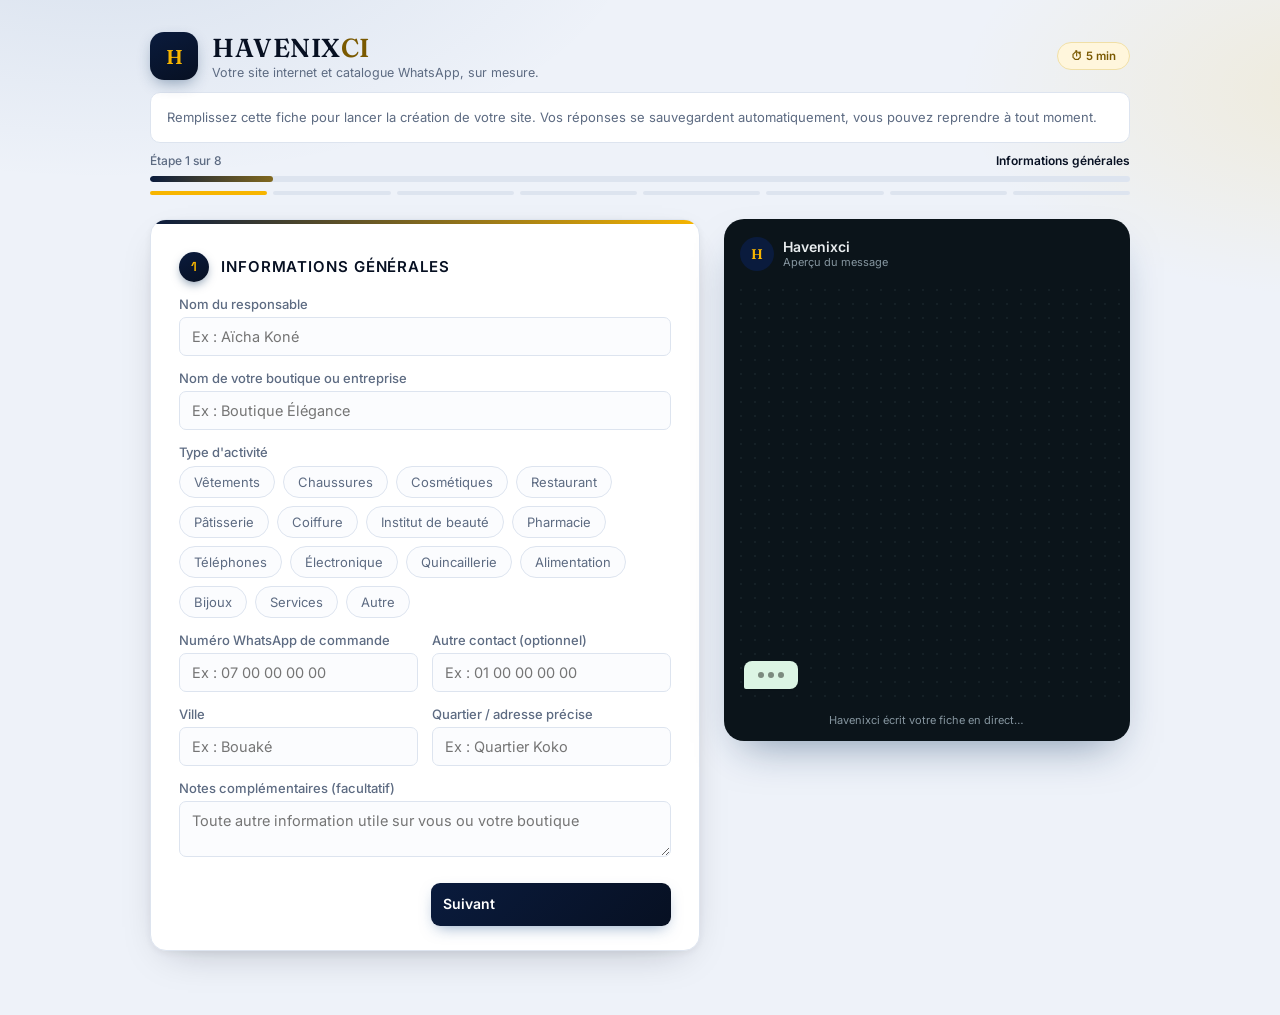
<file: remplir-catalogue.html>
<!DOCTYPE html>
<html lang="fr">
<head>
<meta charset="UTF-8">
<meta name="viewport" content="width=device-width, initial-scale=1.0">
<title>Havenixci — Fiche de création de site et catalogue</title>
<link rel="icon" type="image/jpeg" href="[data-uri]">
<style>
  @import url('https://fonts.googleapis.com/css2?family=Fraunces:opsz,wght@9..144,500;9..144,600;9..144,700&family=Space+Grotesk:wght@500;600;700&family=Inter:wght@400;500;600&display=swap');

  :root{
    --bg:#EEF2F9; --paper:#FFFFFF; --ink:#0A1B3D; --ink-soft:#5D6B82; --line:#DDE4EF;
    --blue:#0A1B3D; --blue-dark:#071022; --yellow:#F7B500; --yellow-ink:#7A5900;
    --wa-green:#25D366; --wa-green-dark:#128C4A; --bubble:#DCF5E4; --danger:#B3432F;
    --shadow-card:0 14px 40px -18px rgba(7,16,34,0.28), 0 2px 8px rgba(7,16,34,0.06);
    --font-num:'Space Grotesk', sans-serif;
  }
  *{box-sizing:border-box;}
  html{scroll-behavior:smooth;}
  body{
    margin:0; color:var(--ink); font-family:'Inter',sans-serif; padding:32px 16px 64px;
    background:
      radial-gradient(900px 420px at 8% -8%, rgba(27,79,140,0.10), transparent 60%),
      radial-gradient(700px 380px at 105% 10%, rgba(244,180,0,0.12), transparent 55%),
      var(--bg);
    background-attachment:fixed;
    animation:pageFade .5s ease both;
  }
  @keyframes pageFade{ from{opacity:0;} to{opacity:1;} }
  .wrap{max-width:980px; margin:0 auto;}
  .masthead{ display:flex; align-items:baseline; justify-content:space-between; gap:16px; margin-bottom:6px; flex-wrap:wrap; }
  .brand{ font-family:'Fraunces',serif; font-weight:600; font-size:26px; letter-spacing:0.02em; color:var(--blue-dark); }
  .brand span{color:var(--yellow-ink);}
  .contact-line{ font-size:12.5px; color:var(--ink-soft); margin-bottom:16px; }
  .intro{
    font-size:13px; color:var(--ink-soft); line-height:1.6; background:var(--paper);
    border:1px solid var(--line); border-radius:10px; padding:14px 16px; margin-bottom:10px;
  }
  .scope-note{
    font-size:12px; color:var(--blue-dark); line-height:1.6; background:#EAF1FB;
    border:1px solid #C9DAF0; border-radius:10px; padding:10px 16px; margin-bottom:18px;
  }

  .progress-wrap{ margin-bottom:24px; }
  .progress-label{
    display:flex; justify-content:space-between; font-size:12px; color:var(--ink-soft);
    margin-bottom:8px; font-weight:500;
  }
  .progress-label span:last-child{ color:var(--blue-dark); font-weight:600; }
  .progress-bar-outer{ height:6px; background:var(--line); border-radius:4px; overflow:hidden; }
  .progress-bar-inner{
    height:100%; background:linear-gradient(90deg,var(--blue),var(--yellow));
    background-size:200% 100%; border-radius:4px; transition:width 0.35s cubic-bezier(.4,0,.2,1);
    animation:barShine 3s linear infinite;
  }
  @keyframes barShine{ 0%{background-position:0% 0;} 100%{background-position:200% 0;} }
  .progress-dots{ display:flex; gap:6px; margin-top:9px; }
  .progress-dot{ flex:1; height:4px; border-radius:3px; background:var(--line); transition:background .25s ease; }
  .progress-dot.done{ background:var(--blue); }
  .progress-dot.current{ background:var(--yellow); }

  .grid{ display:grid; grid-template-columns:1.15fr 0.85fr; gap:24px; align-items:start; }
  @media (max-width:760px){ .grid{grid-template-columns:1fr;} }

  .card{
    background:var(--paper); border:1px solid var(--line); border-radius:16px;
    padding:28px 28px 24px; position:relative; box-shadow:var(--shadow-card);
    overflow:hidden;
  }
  .card::before{
    content:""; position:absolute; top:0; left:0; right:0; height:4px;
    background:linear-gradient(90deg,var(--blue) 0%, var(--yellow) 50%, var(--blue) 100%);
    background-size:200% 100%; animation:barShine 4s linear infinite;
  }
  .step-title{ display:flex; align-items:center; gap:12px; margin:4px 0 6px; }
  .badge{
    width:30px; height:30px; border-radius:50%; background:linear-gradient(155deg,var(--blue),var(--blue-dark));
    color:var(--yellow); box-shadow:0 4px 10px -2px rgba(15,54,96,0.5);
    display:flex; align-items:center; justify-content:center; font-family:var(--font-num); font-weight:600; font-size:13px; flex-shrink:0;
  }
  .step-title h2{ margin:0; font-size:15px; font-weight:600; color:var(--blue-dark); text-transform:uppercase; letter-spacing:0.06em; }
  .step-sub{ font-size:12.5px; color:var(--ink-soft); margin:0 0 16px 42px; line-height:1.5; }

  .wizard-step{ display:none; }
  .wizard-step.active{ display:block; animation:stepIn .38s cubic-bezier(.22,.61,.36,1) both; }
  @keyframes stepIn{ from{opacity:0; transform:translateY(10px);} to{opacity:1; transform:translateY(0);} }

  label{ display:block; font-size:13px; color:var(--ink-soft); margin-bottom:5px; margin-top:14px; font-weight:500; }
  input[type=text], input[type=tel], input[type=number], input[type=date], input[type=url], textarea{
    width:100%; padding:10px 12px; border:1px solid var(--line); border-radius:7px;
    background:#FBFCFE; font-family:'Inter',sans-serif; font-size:14.5px; color:var(--ink);
  }
  textarea{ resize:vertical; min-height:56px; }
  input:focus, textarea:focus{ outline:none; border-color:var(--blue); box-shadow:0 0 0 3px rgba(27,79,140,0.12); }
  .two-col{ display:grid; grid-template-columns:1fr 1fr; gap:14px; }
  .fcfa-input{position:relative;}
  .fcfa-input span{ position:absolute; right:12px; top:50%; transform:translateY(50%); font-size:12px; color:var(--ink-soft); }

  .chip-grid{ display:flex; flex-wrap:wrap; gap:8px; margin-top:6px; }
  .chip{
    border:1px solid var(--line); border-radius:20px; padding:7px 14px; font-size:13px;
    background:#FBFCFE; cursor:pointer; color:var(--ink-soft); user-select:none;
    transition:transform .12s ease, border-color .15s, background .15s, color .15s, box-shadow .15s;
  }
  .chip:hover{ border-color:var(--blue); transform:translateY(-1px); }
  .chip.selected{ border-color:var(--blue); background:var(--blue); color:#fff; font-weight:500; animation:chipPop .22s ease; box-shadow:0 4px 10px -3px rgba(27,79,140,0.5); }
  @keyframes chipPop{ 0%{transform:scale(1);} 45%{transform:scale(1.08);} 100%{transform:scale(1);} }
  .chip-hint{ font-size:12px; color:var(--ink-soft); margin-top:8px; }

  .example-hint{
    margin-top:12px; background:#FFF9E8; border:1px solid #F0DFA6; border-radius:7px;
    padding:10px 14px; font-size:12.5px; color:var(--yellow-ink); line-height:1.6; display:none;
  }
  .example-hint.visible{ display:block; }
  .example-hint strong{ display:block; margin-bottom:2px; }

  .toggle-row{ display:flex; align-items:center; justify-content:space-between; margin-top:12px; padding:12px 14px; background:#FBFCFE; border:1px solid var(--line); border-radius:8px; }
  .toggle-row span{ font-size:13.5px; font-weight:500; color:var(--ink); }
  .header-bar{ display:flex; align-items:center; gap:14px; margin-bottom:12px; }
  .logo-mark{
    width:48px; height:48px; border-radius:14px; background:linear-gradient(155deg,var(--blue),var(--blue-dark));
    display:flex; align-items:center; justify-content:center; flex-shrink:0;
    font-family:'Fraunces',serif; font-weight:600; font-size:20px; color:var(--yellow);
    box-shadow:0 6px 16px -4px rgba(15,54,96,0.45);
    animation:logoPop .5s cubic-bezier(.34,1.56,.64,1) both;
  }
  @keyframes logoPop{ from{opacity:0; transform:scale(.6) rotate(-8deg);} to{opacity:1; transform:scale(1) rotate(0);} }
  .header-text{flex:1; min-width:0;}
  .header-sub{ font-size:12.5px; color:var(--ink-soft); margin-top:1px; }
  .pill{
    display:inline-flex; align-items:center; gap:6px; font-size:11.5px; font-weight:600;
    border-radius:20px; padding:6px 13px; line-height:1.3; flex-shrink:0;
    color:var(--yellow-ink); background:#FFF6DC; border:1px solid #F0DFA6;
  }
  .switch{ position:relative; width:42px; height:24px; flex-shrink:0; }
  .switch input{ opacity:0; width:0; height:0; }
  .slider-track{
    position:absolute; inset:0; background:var(--line); border-radius:24px; cursor:pointer; transition:0.2s;
  }
  .slider-track::before{
    content:""; position:absolute; width:18px; height:18px; left:3px; top:3px; background:#fff;
    border-radius:50%; transition:0.2s;
  }
  .switch input:checked + .slider-track{ background:var(--blue); }
  .switch input:checked + .slider-track::before{ transform:translateX(18px); }

  .hidden-section{ display:none; margin-top:6px; }
  .hidden-section.visible{ display:block; }
  body:not(.formule-plus) .business-only{ display:none !important; }
  body:not(.formule-pro) .pro-only{ display:none !important; }
  body:not(.formule-sur-mesure) .surmesure-only{ display:none !important; }
  .formule-sur-mesure .surmesure-hide{ display:none !important; }

  .plan-grid{ display:grid; grid-template-columns:1fr 1fr; gap:12px; margin-top:8px; }
  @media (max-width:560px){ .plan-grid{ grid-template-columns:1fr; } }
  .plan-card{
    border:1.5px solid var(--line); border-radius:14px; padding:16px 16px 14px; background:#FBFCFE;
    cursor:pointer; position:relative; transition:border-color .18s, box-shadow .18s, transform .18s;
  }
  .plan-card:hover{ border-color:var(--blue); transform:translateY(-3px); box-shadow:0 12px 24px -12px rgba(27,79,140,0.35); }
  .plan-card.selected{
    border-color:var(--blue); background:#F5F9FF;
    box-shadow:0 0 0 3px rgba(27,79,140,0.14), 0 12px 26px -12px rgba(27,79,140,0.4);
    animation:cardPick .28s cubic-bezier(.34,1.56,.64,1);
  }
  @keyframes cardPick{ 0%{transform:scale(1);} 40%{transform:scale(1.025);} 100%{transform:scale(1);} }
  .plan-card.selected::after{
    content:"✓ Choisie"; position:absolute; top:-11px; right:14px; background:var(--blue); color:#fff;
    font-size:11px; font-weight:600; padding:3px 10px; border-radius:20px; box-shadow:0 3px 8px -2px rgba(27,79,140,0.5);
  }
  .plan-card.recommended::before{
    content:"★ Le plus choisi"; position:absolute; top:-11px; left:14px; background:var(--yellow); color:var(--yellow-ink);
    font-size:11px; font-weight:700; padding:3px 10px; border-radius:20px; box-shadow:0 3px 8px -2px rgba(244,180,0,0.5);
  }
  .plan-card.recommended.selected::before{ display:none; }
  .plan-name{ font-family:'Fraunces',serif; font-weight:600; font-size:16px; color:var(--blue-dark); margin:6px 0 2px; }
  .plan-price{ font-family:var(--font-num); font-size:19px; font-weight:700; color:var(--ink); }
  .plan-price span{ font-size:12px; font-weight:500; color:var(--ink-soft); }
  .plan-tagline{ font-size:12px; color:var(--ink-soft); margin:4px 0 10px; line-height:1.5; min-height:32px; }
  .plan-included{ list-style:none; margin:0; padding:0; }
  .plan-included li{ display:flex; gap:7px; align-items:flex-start; font-size:12px; color:var(--ink); padding:3px 0; line-height:1.45; }
  .plan-included li::before{ content:"✓"; color:var(--blue); font-weight:700; flex-shrink:0; }
  .plan-more-toggle{ font-size:11.5px; color:var(--blue-dark); font-weight:600; margin-top:8px; text-decoration:underline; cursor:pointer; display:inline-block; }
  .plan-extra{ display:none; margin-top:2px; }
  .plan-extra.open{ display:block; }
  .plan-recap{
    margin-top:14px; background:#EAF1FB; border:1px solid #C9DAF0; border-radius:9px; padding:12px 14px;
    font-size:12.5px; color:var(--blue-dark); line-height:1.6; display:none;
  }
  .plan-recap.visible{ display:block; }
  .plan-recap strong{ display:block; margin-bottom:2px; color:var(--blue-dark); }

  .repeat-card{
    border:1px solid var(--line); border-radius:8px; padding:14px 16px 8px; background:#FBFCFE; margin-top:14px; position:relative;
  }
  .repeat-card .repeat-num{ position:absolute; top:-10px; left:14px; background:var(--yellow); color:var(--yellow-ink); font-size:11px; font-weight:600; padding:2px 9px; border-radius:10px; }
  .repeat-remove{ position:absolute; top:10px; right:10px; background:none; border:none; color:var(--danger); font-size:12px; cursor:pointer; font-weight:500; }
  .add-btn{ width:100%; margin-top:14px; padding:10px; border:1px dashed var(--blue); border-radius:9px; background:none; color:var(--blue-dark); font-size:13.5px; font-weight:500; cursor:pointer; transition:background .15s, transform .12s; }
  .add-btn:hover{ background:rgba(27,79,140,0.06); transform:translateY(-1px); }
  .add-btn:active{ transform:translateY(0) scale(.98); }

  .checkbox-row{ display:flex; align-items:center; gap:8px; margin-top:10px; }
  .checkbox-row input{ accent-color:var(--blue); }
  .checkbox-row label{ margin:0; font-size:13px; color:var(--ink-soft); font-weight:400; }
  .checkbox-grid{ display:grid; grid-template-columns:1fr 1fr; gap:6px; margin-top:6px; }

  .photo-note{ margin-top:16px; display:flex; gap:10px; align-items:flex-start; background:#EAF1FB; border:1px solid #C9DAF0; border-radius:7px; padding:12px 14px; }
  .photo-note p{ margin:0; font-size:12.5px; color:var(--ink-soft); line-height:1.5; }
  .photo-note strong{ color:var(--blue-dark); }

  .info-list{ list-style:none; margin:0; padding:0; }
  .info-list li{ display:flex; gap:10px; align-items:flex-start; font-size:13.5px; color:var(--ink-soft); padding:6px 0; line-height:1.5; }
  .info-list li::before{ content:"✓"; color:var(--blue); font-weight:600; flex-shrink:0; width:18px; height:18px; border-radius:50%; background:rgba(27,79,140,0.1); display:flex; align-items:center; justify-content:center; font-size:11px; margin-top:1px; }

  .consent{ margin-top:16px; display:flex; gap:10px; align-items:flex-start; background:#FFF9E8; border:1px solid #F0DFA6; border-radius:7px; padding:12px 14px; }
  .consent input{margin-top:3px; accent-color:var(--yellow-ink);}
  .consent p{ margin:0; font-size:12.5px; color:var(--ink-soft); line-height:1.5; }

  .step-nav{ display:flex; gap:10px; margin-top:22px; }
  .nav-btn{
    flex:1; padding:12px; border-radius:9px; font-size:14px; font-weight:600; cursor:pointer;
    font-family:'Inter',sans-serif; transition:transform .12s ease, background .15s, box-shadow .15s;
  }
  .nav-btn.back{ background:none; border:1px solid var(--line); color:var(--ink-soft); }
  .nav-btn.back:hover{ background:#F3F6FA; }
  .nav-btn.next{ background:linear-gradient(135deg,var(--blue),var(--blue-dark)); border:none; color:#fff; box-shadow:0 6px 16px -6px rgba(27,79,140,0.55); }
  .nav-btn.next:hover{ transform:translateY(-2px); box-shadow:0 10px 20px -6px rgba(27,79,140,0.6); }
  .nav-btn.next:active, .nav-btn.back:active{ transform:translateY(0) scale(.98); }
  .send-btn{
    width:100%; padding:14px; border:none; border-radius:9px; background:linear-gradient(135deg,var(--wa-green),var(--wa-green-dark)); color:#fff;
    font-size:15.5px; font-weight:600; display:flex; align-items:center; justify-content:center; gap:9px;
    cursor:pointer; font-family:'Inter',sans-serif; transition:transform .12s ease, box-shadow .15s;
    box-shadow:0 8px 18px -6px rgba(18,140,74,0.55);
  }
  .send-btn:hover{ transform:translateY(-2px); box-shadow:0 12px 22px -6px rgba(18,140,74,0.6); }
  .send-btn:active{ transform:translateY(0) scale(.98); }
  .warn{ font-size:12px; color:var(--danger); margin-top:8px; text-align:center; min-height:14px; }
  .field-flag{ animation:fieldFlag 1.6s ease; }
  @keyframes fieldFlag{
    0%,100%{ box-shadow:none; }
    15%,45%{ box-shadow:0 0 0 3px rgba(179,67,47,0.3); border-color:var(--danger); }
  }
  #formuleChips.field-flag{ border-radius:14px; }
  .helper-note{ font-size:12px; color:var(--ink-soft); text-align:center; margin-top:10px; line-height:1.5; }

  .preview-sticky{position:sticky; top:20px;}
  .phone-frame{ background:#0B141A; border-radius:20px; padding:10px 10px 14px; box-shadow:0 20px 44px -18px rgba(15,54,96,0.5); }
  .phone-header{ display:flex; align-items:center; gap:9px; padding:8px 6px 12px; color:#E9EDEF; }
  .avatar{ width:34px; height:34px; border-radius:50%; background:var(--blue); display:flex; align-items:center; justify-content:center; font-family:'Fraunces',serif; font-weight:600; font-size:14px; color:var(--yellow); }
  .phone-header .name{font-size:14px; font-weight:600;}
  .phone-header .status{font-size:11px; color:#8696A0;}
  .chat-area{
    background:#0B141A; background-image:radial-gradient(#152026 1px, transparent 1px); background-size:14px 14px;
    border-radius:8px; padding:14px 10px; min-height:420px; max-height:640px; overflow-y:auto;
    display:flex; flex-direction:column; justify-content:flex-end;
  }
  .bubble{ background:var(--bubble); border-radius:8px 8px 8px 2px; padding:9px 11px; max-width:100%; font-size:12.5px; line-height:1.6; color:#111B12; white-space:pre-wrap; box-shadow:0 1px 1px rgba(0,0,0,0.15); animation:bubblePop .22s cubic-bezier(.34,1.56,.64,1); }
  @keyframes bubblePop{ from{opacity:0; transform:translateY(4px) scale(.98);} to{opacity:1; transform:translateY(0) scale(1);} }
  .bubble .line-title{font-weight:600; color:var(--blue-dark);}
  .bubble .muted{color:#5B6A5F;}
  .bubble-meta{ display:flex; justify-content:flex-end; align-items:center; gap:3px; margin-top:4px; font-family:var(--font-num); font-size:10.5px; color:#5B6A5F; white-space:nowrap; }
  .bubble-meta .ticks{ color:#53BDEB; font-size:12px; letter-spacing:-3px; margin-left:1px; }
  .typing-bubble{ background:var(--bubble); border-radius:8px 8px 8px 2px; padding:11px 14px; display:inline-flex; gap:4px; align-self:flex-start; box-shadow:0 1px 1px rgba(0,0,0,0.15); }
  .typing-bubble span{ width:6px; height:6px; border-radius:50%; background:#7C8B7F; animation:typingBounce 1.2s ease-in-out infinite; }
  .typing-bubble span:nth-child(2){ animation-delay:.15s; }
  .typing-bubble span:nth-child(3){ animation-delay:.3s; }
  @keyframes typingBounce{ 0%,60%,100%{transform:translateY(0); opacity:.5;} 30%{transform:translateY(-4px); opacity:1;} }
  .typing-label{ text-align:center; font-size:11px; color:#8696A0; margin-top:10px; }
</style>
</head>
<body>
<div class="wrap">

  <div class="header-bar">
    <a href="index.html" class="logo-mark" aria-label="Retour au site Havenixci Catalogue" style="text-decoration:none;">H</a>
    <div class="header-text">
      <div class="brand">HAVENIX<span>CI</span></div>
      <div class="header-sub">Votre site internet et catalogue WhatsApp, sur mesure.</div>
    </div>
    <span class="pill pill-time">⏱ 5 min</span>
  </div>
  <div class="intro">Remplissez cette fiche pour lancer la création de votre site. Vos réponses se sauvegardent automatiquement, vous pouvez reprendre à tout moment.</div>
  <div id="draftBanner" style="display:none; font-size:12px; color:var(--blue-dark); background:#EAF1FB; border:1px solid #C9DAF0; border-radius:8px; padding:8px 14px; margin-bottom:14px; align-items:center; justify-content:space-between; gap:10px;">
    <span>Un brouillon précédent a été restauré.</span>
    <button type="button" id="clearDraftBtn" style="background:none; border:none; color:var(--danger); font-size:12px; font-weight:500; cursor:pointer; text-decoration:underline;">Effacer et recommencer</button>
  </div>
  <div class="progress-wrap">
    <div class="progress-label"><span id="progressText">Étape 1 sur 8</span><span id="progressStepName">Informations générales</span></div>
    <div class="progress-bar-outer"><div class="progress-bar-inner" id="progressBar" style="width:12.5%;"></div></div>
    <div class="progress-dots" id="progressDots"></div>
  </div>

  <div class="grid">
    <div>
      <div class="card">

        <!-- STEP 1 -->
        <div class="wizard-step active" data-step="1">
          <div class="step-title"><div class="badge">1</div><h2>Informations générales</h2></div>

          <label>Nom du responsable</label>
          <input type="text" id="f_nom" placeholder="Ex : Aïcha Koné">

          <label>Nom de votre boutique ou entreprise</label>
          <input type="text" id="f_boutique" placeholder="Ex : Boutique Élégance">

          <label>Type d'activité</label>
          <div class="chip-grid" id="activityChips">
            <div class="chip" data-value="Vêtements">Vêtements</div>
            <div class="chip" data-value="Chaussures">Chaussures</div>
            <div class="chip" data-value="Cosmétiques">Cosmétiques</div>
            <div class="chip" data-value="Restaurant">Restaurant</div>
            <div class="chip" data-value="Pâtisserie">Pâtisserie</div>
            <div class="chip" data-value="Coiffure">Coiffure</div>
            <div class="chip" data-value="Institut de beauté">Institut de beauté</div>
            <div class="chip" data-value="Pharmacie">Pharmacie</div>
            <div class="chip" data-value="Téléphones">Téléphones</div>
            <div class="chip" data-value="Électronique">Électronique</div>
            <div class="chip" data-value="Quincaillerie">Quincaillerie</div>
            <div class="chip" data-value="Alimentation">Alimentation</div>
            <div class="chip" data-value="Bijoux">Bijoux</div>
            <div class="chip" data-value="Services">Services</div>
            <div class="chip" data-value="Autre">Autre</div>
          </div>
          <div class="hidden-section" id="activityOtherWrap"><input type="text" id="f_activity_other" placeholder="Précisez votre activité"></div>

          <div class="two-col">
            <div>
              <label>Numéro WhatsApp de commande</label>
              <input type="tel" id="f_tel" placeholder="Ex : 07 00 00 00 00">
            </div>
            <div>
              <label>Autre contact (optionnel)</label>
              <input type="tel" id="f_tel2" placeholder="Ex : 01 00 00 00 00">
            </div>
          </div>
          <div class="two-col">
            <div>
              <label>Ville</label>
              <input type="text" id="f_ville" placeholder="Ex : Bouaké">
            </div>
            <div>
              <label>Quartier / adresse précise</label>
              <input type="text" id="f_quartier" placeholder="Ex : Quartier Koko">
            </div>
          </div>
          <div class="business-only">
            <label>Lien Google Maps (optionnel)</label>
            <input type="url" id="f_maps" placeholder="Collez le lien si disponible">
          </div>

          <label>Notes complémentaires (facultatif)</label>
          <textarea id="f_notes1" placeholder="Toute autre information utile sur vous ou votre boutique"></textarea>
        </div>

        <!-- STEP 2 -->
        <div class="wizard-step" data-step="2">
          <div class="step-title"><div class="badge">2</div><h2>Votre projet</h2></div>

          <label>Quelle formule vous correspond ?</label>
          <p class="step-sub" style="margin-left:0;">Choisissez la formule adaptée à votre activité.</p>

          <div class="plan-grid" id="formuleChips">

            <div class="plan-card" data-value="Starter">
              <div class="plan-name">Starter</div>
              <div class="plan-price">20 000 <span>FCFA</span></div>
              <div class="plan-tagline">Pour démarrer vite, avec une boutique simple et lisible.</div>
              <ul class="plan-included">
                <li>Jusqu'à 20 produits ou services</li>
                <li>Catalogue simple</li>
                <li>Bouton de commande WhatsApp</li>
                <li>Lien partageable</li>
              </ul>
              <span class="plan-more-toggle" data-target="extra-starter">Voir le détail</span>
              <div class="plan-extra" id="extra-starter">
                <ul class="plan-included">
                  <li>Page d'accueil avec affiche et infos du vendeur</li>
                  <li>Idéal pour montrer ses produits proprement et recevoir les messages sur WhatsApp</li>
                </ul>
              </div>
            </div>

            <div class="plan-card recommended" data-value="Business">
              <div class="plan-name">Business</div>
              <div class="plan-price">40 000 <span>FCFA</span></div>
              <div class="plan-tagline">Pour une boutique complète, organisée et prête à vendre.</div>
              <ul class="plan-included">
                <li>Jusqu'à 50 produits ou services</li>
                <li>Panier avec image du produit choisi + total automatique</li>
                <li>Livraison simple, facture simple</li>
                <li>Réseaux sociaux affichés (Facebook, TikTok, Instagram)</li>
              </ul>
              <span class="plan-more-toggle" data-target="extra-business">Voir le détail</span>
              <div class="plan-extra" id="extra-business">
                <ul class="plan-included">
                  <li>Catalogue complet</li>
                  <li>Localisation simple</li>
                  <li>Page d'accueil avec affiche et infos du vendeur</li>
                  <li>Idéal pour mieux suivre les ventes et offrir une meilleure expérience client</li>
                </ul>
              </div>
            </div>

            <div class="plan-card" data-value="BusinessPro">
              <div class="plan-name">Business Pro</div>
              <div class="plan-price">60 000 <span>FCFA</span></div>
              <div class="plan-tagline">L'expérience premium, animée et interactive.</div>
              <ul class="plan-included">
                <li>Tout Business (jusqu'à 50 produits), plus :</li>
                <li>Facture automatique avec frais de livraison inclus</li>
                <li>Site installable comme une application</li>
                <li>Filtres avancés et tri par prix, favoris interactifs</li>
              </ul>
              <span class="plan-more-toggle" data-target="extra-pro">Voir le détail</span>
              <div class="plan-extra" id="extra-pro">
                <ul class="plan-included">
                  <li>Lien du catalogue avec logo professionnel de l'entreprise</li>
                  <li>Partage direct d'un produit sur WhatsApp et réseaux sociaux</li>
                  <li>Fiche de renseignement client intégrée</li>
                  <li>Animations et micro-interactions sur tout le site</li>
                  <li>Idéal pour se démarquer et fidéliser vos clients</li>
                </ul>
              </div>
            </div>

            <div class="plan-card" data-value="SurMesure">
              <div class="plan-name">Sur mesure</div>
              <div class="plan-price">Sur devis</div>
              <div class="plan-tagline">Pour les catalogues de plus de 50 produits ou des besoins spécifiques.</div>
              <ul class="plan-included">
                <li>Plus de 50 produits ou services</li>
                <li>Devis personnalisé, sans engagement</li>
                <li>Besoins non couverts par Starter ou Business Pro</li>
              </ul>
              <span class="plan-more-toggle" data-target="extra-sur-mesure">Voir le détail</span>
              <div class="plan-extra" id="extra-sur-mesure">
                <ul class="plan-included">
                  <li>Le tarif dépend du nombre de produits et de vos besoins</li>
                  <li>Décrivez votre projet ci-dessous : nous revenons vers vous avec un prix</li>
                </ul>
              </div>
            </div>

          </div>

          <div class="plan-recap" id="planRecap"></div>

          <div class="hidden-section" id="nbProdSection">
            <label>Nombre approximatif de produits</label>
            <p class="chip-hint" id="nbProdAutoHint" style="display:none;"></p>
            <div class="chip-grid" id="nbProdChips">
              <div class="chip" data-value="1-20">Jusqu'à 20</div>
              <div class="chip" data-value="1-50">Jusqu'à 50</div>
              <div class="chip" data-value="Autre">Autre</div>
            </div>
            <div class="hidden-section" id="nbProdCustomWrap">
              <label id="nbProdCustomLabel">Indiquez un nombre précis</label>
              <input type="number" id="f_nbprod_custom" min="0" placeholder="Ex : 42">
            </div>
          </div>

          <label>Date</label>
          <input type="date" id="f_date">

          <label>Notes complémentaires (facultatif)</label>
          <textarea id="f_notes2" placeholder="Toute autre précision sur votre projet"></textarea>
        </div>

        <!-- STEP 3 -->
        <div class="wizard-step" data-step="3">
          <div class="step-title"><div class="badge">3</div><h2>Organisation de votre boutique</h2></div>
          <p class="step-sub">Organisez votre catalogue par catégories, puis sous-catégories.</p>

          <div class="example-hint" id="categoryExampleHint"></div>

          <div id="categoriesContainer"></div>
          <button type="button" class="add-btn" id="addCategoryBtn">+ Ajouter une catégorie</button>

          <label>Notes complémentaires (facultatif)</label>
          <textarea id="f_notes3" placeholder="Toute précision sur l'organisation de votre boutique"></textarea>
        </div>

        <!-- STEP 4 -->
        <div class="wizard-step" data-step="4">
          <div class="step-title"><div class="badge">4</div><h2>Vos produits</h2></div>
          <p class="step-sub">Remplissez un produit, envoyez-le sur WhatsApp avec ses photos, puis passez au suivant. Rien n'est perdu si vous oubliez : tout produit non envoyé est inclus dans le message final.</p>

          <div id="productsContainer"></div>
          <button type="button" class="add-btn" id="addProductBtn">+ Ajouter un autre produit</button>

          <label>Notes complémentaires (facultatif)</label>
          <textarea id="f_notes4" placeholder="Toute précision générale sur vos produits"></textarea>
        </div>

        <!-- STEP 5 -->
        <div class="wizard-step" data-step="5">
          <div class="step-title"><div class="badge">5</div><h2>Vos services</h2></div>

          <div class="toggle-row">
            <span>Je propose aussi des services (coiffure, réparation, livraison...)</span>
            <label class="switch">
              <input type="checkbox" id="servicesToggle">
              <span class="slider-track"></span>
            </label>
          </div>

          <div class="hidden-section" id="servicesSection">
            <div id="servicesContainer"></div>
            <button type="button" class="add-btn" id="addServiceBtn">+ Ajouter un service</button>
          </div>

          <label>Notes complémentaires (facultatif)</label>
          <textarea id="f_notes5" placeholder="Toute précision sur vos services"></textarea>
        </div>

        <!-- STEP 6 -->
        <div class="wizard-step" data-step="6">
          <div class="step-title"><div class="badge">6</div><h2>Coordonnées et présence en ligne</h2></div>

          <div class="two-col business-only">
            <div><label>Facebook (optionnel)</label><input type="url" id="f_facebook" placeholder="Lien"></div>
            <div><label>Instagram (optionnel)</label><input type="url" id="f_instagram" placeholder="Lien"></div>
          </div>
          <div class="two-col">
            <div class="business-only"><label>TikTok (optionnel)</label><input type="url" id="f_tiktok" placeholder="Lien"></div>
            <div><label>Site internet existant (optionnel)</label><input type="url" id="f_site" placeholder="Lien"></div>
          </div>

          <label>Horaires d'ouverture</label>
          <textarea id="f_horaires" placeholder="Ex : Lundi à samedi, 8h à 18h. Dimanche fermé."></textarea>

          <div class="business-only">
            <label>Proposez-vous la livraison ?</label>
            <div class="chip-grid" id="livraisonChips">
              <div class="chip" data-value="Oui">Oui</div>
              <div class="chip" data-value="Non">Non</div>
            </div>
            <div class="hidden-section" id="livraisonZonesWrap">
              <label>Zones desservies</label>
              <input type="text" id="f_zones" placeholder="Ex : Bouaké, Abidjan, toute la Côte d'Ivoire">
              <div class="pro-only">
                <label>Frais de livraison (pour le calcul automatique sur la facture)</label>
                <div class="fcfa-input"><input type="number" id="f_frais_livraison" min="0" placeholder="Ex : 1 000"><span>FCFA</span></div>
              </div>
            </div>
          </div>

          <label>Moyens de paiement acceptés</label>
          <div class="checkbox-grid" id="paiementGrid">
            <div class="checkbox-row"><input type="checkbox" value="Espèces" class="pay-opt" id="pay1"><label for="pay1">Espèces</label></div>
            <div class="checkbox-row"><input type="checkbox" value="Wave" class="pay-opt" id="pay2"><label for="pay2">Wave</label></div>
            <div class="checkbox-row"><input type="checkbox" value="Orange Money" class="pay-opt" id="pay3"><label for="pay3">Orange Money</label></div>
            <div class="checkbox-row"><input type="checkbox" value="MTN Money" class="pay-opt" id="pay4"><label for="pay4">MTN Money</label></div>
            <div class="checkbox-row"><input type="checkbox" value="Moov Money" class="pay-opt" id="pay5"><label for="pay5">Moov Money</label></div>
            <div class="checkbox-row"><input type="checkbox" value="Carte bancaire" class="pay-opt" id="pay6"><label for="pay6">Carte bancaire</label></div>
          </div>

          <label>Notes complémentaires (facultatif)</label>
          <textarea id="f_notes6" placeholder="Toute autre précision sur vos coordonnées ou votre présence en ligne"></textarea>
        </div>

        <!-- STEP 7 -->
        <div class="wizard-step" data-step="7">
          <div class="step-title"><div class="badge">7</div><h2>Personnalisation du site</h2></div>

          <label>Couleur principale souhaitée</label>
          <div class="chip-grid" id="couleurChips">
            <div class="chip" data-value="Bleu">Bleu</div>
            <div class="chip" data-value="Rouge">Rouge</div>
            <div class="chip" data-value="Rose">Rose</div>
            <div class="chip" data-value="Vert">Vert</div>
            <div class="chip" data-value="Noir">Noir</div>
            <div class="chip" data-value="Orange">Orange</div>
            <div class="chip" data-value="Autre">Autre</div>
          </div>
          <div class="hidden-section" id="couleurOtherWrap"><input type="text" id="f_couleur_other" placeholder="Précisez la couleur"></div>

          <label>Style souhaité</label>
          <div class="chip-grid" id="styleChips">
            <div class="chip" data-value="Moderne">Moderne</div>
            <div class="chip" data-value="Élégant">Élégant</div>
            <div class="chip" data-value="Luxe">Luxe</div>
            <div class="chip" data-value="Minimaliste">Minimaliste</div>
            <div class="chip" data-value="Coloré">Coloré</div>
            <div class="chip" data-value="Premium">Premium</div>
          </div>

          <label>Souhaitez-vous une bannière d'accueil ?</label>
          <div class="chip-grid" id="banniereChips">
            <div class="chip" data-value="Oui">Oui</div>
            <div class="chip" data-value="Non">Non</div>
          </div>
          <div class="hidden-section" id="banniereTexteWrap">
            <label>Texte souhaité sur la bannière</label>
            <input type="text" id="f_banniere_texte" placeholder="Ex : Bienvenue chez Boutique Élégance">
          </div>

          <div class="pro-only">
            <label>Nom court pour l'icône d'installation (écran d'accueil du client)</label>
            <input type="text" id="f_pwa_nom" placeholder="Ex : Élégance (12 caractères max conseillés)">
            <div class="photo-note">
              <p><strong>Inclus automatiquement en Business Pro :</strong> filtres, favoris et fiche client — rien à remplir de plus.</p>
            </div>
          </div>

          <div class="photo-note">
          <p><strong>À envoyer ensuite :</strong> logo, affiches, photos (2 par produit), vidéos éventuelles.</p>
          </div>

          <label>Notes complémentaires (facultatif)</label>
          <textarea id="f_notes7" placeholder="Ex : titre souhaité sur la page d'accueil, message d'accueil, autres précisions sur le design"></textarea>
        </div>

        <!-- STEP 8 -->
        <div class="wizard-step" data-step="8">
          <div class="step-title"><div class="badge">8</div><h2>Validation</h2></div>
          <ul class="info-list">
            <li>Site internet professionnel + catalogue WhatsApp</li>
            <li>Hébergement offert, adapté mobile/tablette/ordinateur</li>
            <li>Pages Accueil, Contact, À propos, catégories et sous-catégories</li>
            <li>Bouton Commander sur WhatsApp, réseaux sociaux affichés</li>
            <li>2 photos max par produit</li>
          </ul>

          <label>Nom &amp; signature</label>
          <input type="text" id="f_signature" placeholder="Tapez votre nom complet">

          <div class="consent">
            <input type="checkbox" id="f_consent">
            <p>Je confirme que toutes les informations renseignées sont exactes et j'autorise Havenixci à les utiliser pour créer mon site et mon catalogue WhatsApp.</p>
          </div>

          <button class="send-btn" id="sendBtn" type="button"><i>↗</i> Envoyer sur WhatsApp</button>
          <div class="warn" id="warnMsg"></div>
          <div class="helper-note">Après l'envoi, ajoutez vos photos, logo et affiches directement dans la conversation.</div>
        </div>

        <div class="step-nav">
          <button type="button" class="nav-btn back" id="backBtn">Précédent</button>
          <button type="button" class="nav-btn next" id="nextBtn">Suivant</button>
        </div>
      </div>
    </div>

    <div class="preview-sticky">
      <div class="phone-frame">
        <div class="phone-header">
          <div class="avatar">H</div>
          <div><div class="name">Havenixci</div><div class="status">Aperçu du message</div></div>
        </div>
        <div class="chat-area" id="chatArea"><div class="bubble" id="previewBubble" style="display:none;"></div></div>
        <div class="typing-label" id="typingLabel">Havenixci écrit votre fiche en direct…</div>
      </div>
    </div>
  </div>
</div>

<script>
const stepNames = ['Informations générales','Votre projet','Organisation','Vos produits','Vos services','Coordonnées','Personnalisation','Validation'];
let currentStep = 1;
const totalSteps = 8;

function showStep(n){
  document.querySelectorAll('.wizard-step').forEach(el => el.classList.toggle('active', Number(el.dataset.step) === n));
  document.getElementById('progressText').textContent = `Étape ${n} sur ${totalSteps}`;
  document.getElementById('progressStepName').textContent = stepNames[n-1];
  document.getElementById('progressBar').style.width = (n/totalSteps*100) + '%';
  const dotsEl = document.getElementById('progressDots');
  if(!dotsEl.children.length){
    for(let i=1;i<=totalSteps;i++){ const d = document.createElement('div'); d.className='progress-dot'; dotsEl.appendChild(d); }
  }
  Array.from(dotsEl.children).forEach((d,i) => {
    d.classList.toggle('done', i+1 < n);
    d.classList.toggle('current', i+1 === n);
  });
  document.getElementById('backBtn').style.visibility = n === 1 ? 'hidden' : 'visible';
  document.getElementById('nextBtn').textContent = n === totalSteps ? 'Voir la validation' : 'Suivant';
  document.getElementById('nextBtn').style.display = n === totalSteps ? 'none' : 'flex';
  window.scrollTo({top:0, behavior:'smooth'});
}
document.getElementById('nextBtn').addEventListener('click', () => { if(currentStep < totalSteps){ currentStep++; showStep(currentStep); saveState(); } });
document.getElementById('backBtn').addEventListener('click', () => { if(currentStep > 1){ currentStep--; showStep(currentStep); saveState(); } });

function setupSingleChipGroup(containerId, onChange){
  const container = document.getElementById(containerId);
  let value = '';
  container.querySelectorAll('.chip').forEach(chip => {
    chip.addEventListener('click', () => {
      container.querySelectorAll('.chip').forEach(c => c.classList.remove('selected'));
      chip.classList.add('selected');
      value = chip.dataset.value;
      if(onChange) onChange(value);
      renderPreview();
      saveState();
    });
  });
  return {
    get: () => value,
    set: (val, silent) => {
      const chip = container.querySelector(`.chip[data-value="${val}"]`);
      if(!chip) return;
      container.querySelectorAll('.chip').forEach(c => c.classList.remove('selected'));
      chip.classList.add('selected');
      value = val;
      if(!silent && onChange) onChange(val);
    }
  };
}

const categoryExamples = {
  'Vêtements': 'Catégorie : Homme — Sous-catégories : Chemises, Jeans, T-shirts, Chaussures',
  'Chaussures': 'Catégorie : Homme / Femme — Sous-catégories : Baskets, Sandales, Bottes',
  'Restaurant': 'Catégorie : Plats — Sous-catégories : Poulet, Poisson, Grillades, Attiéké',
  'Pâtisserie': 'Catégorie : Gâteaux — Sous-catégories : Mariage, Anniversaire, Cupcakes, Desserts',
  'Coiffure': 'Catégorie : Coiffure Femme — Sous-catégories : Tresses, Lissage, Brushing',
  'Institut de beauté': 'Catégorie : Soins — Sous-catégories : Visage, Corps, Ongles',
  'Cosmétiques': 'Catégorie : Produits corporels — Sous-catégories : Savons, Laits corps, Huiles, Crèmes visage',
  'Pharmacie': 'Catégorie : Médicaments — Sous-catégories : Sur ordonnance, Sans ordonnance, Parapharmacie',
  'Alimentation': 'Catégorie : Fruits et légumes — Sous-catégories : Fruits, Légumes, Épicerie',
  'default': 'Catégorie : Nom général — Sous-catégories : deux ou trois types plus précis'
};

const activityChips = setupSingleChipGroup('activityChips', (val) => {
  document.getElementById('activityOtherWrap').classList.toggle('visible', val === 'Autre');
  const hint = document.getElementById('categoryExampleHint');
  const text = categoryExamples[val] || categoryExamples.default;
  hint.innerHTML = `<strong>Exemple pour votre activité (juste une idée, vous écrivez ce que vous voulez) :</strong>${text}`;
  hint.classList.add('visible');
});
const nbProdChips = setupSingleChipGroup('nbProdChips', (val) => {
  document.getElementById('nbProdCustomWrap').classList.toggle('visible', val === 'Autre');
  if(val === 'Autre'){
    const hint = document.getElementById('nbProdAutoHint');
    hint.style.display = 'block';
    hint.textContent = "Au-delà de 50 produits, précisez le nombre : un devis personnalisé vous sera proposé.";
  }
});
document.querySelectorAll('.plan-more-toggle').forEach(t => {
  t.addEventListener('click', (e) => {
    e.stopPropagation();
    const extra = document.getElementById(t.dataset.target);
    const open = extra.classList.toggle('open');
    t.textContent = open ? 'Masquer le détail' : 'Voir le détail';
  });
});

const planLabels = { 'Starter':'Starter — 20 000 FCFA', 'Business':'Business — 40 000 FCFA', 'BusinessPro':'Business Pro — 60 000 FCFA', 'SurMesure':'Sur mesure — sur devis' };
const planRecapText = {
  'Starter':"Catalogue simple jusqu'à 20 produits, bouton WhatsApp, lien partageable.",
  'Business':"Catalogue complet jusqu'à 50 produits, panier avec total automatique, livraison et facture simples, réseaux sociaux affichés.",
  'BusinessPro':"Tout Business, plus facture automatique avec frais de livraison, site installable, filtres avancés, favoris et animations.",
  'SurMesure':"Plus de 50 produits ou besoins spécifiques : décrivez votre projet, un devis personnalisé vous sera proposé."
};

function setupPlanGroup(containerId, onChange){
  const container = document.getElementById(containerId);
  let value = '';
  container.querySelectorAll('.plan-card').forEach(card => {
    card.addEventListener('click', () => {
      container.querySelectorAll('.plan-card').forEach(c => c.classList.remove('selected'));
      card.classList.add('selected');
      value = card.dataset.value;
      if(onChange) onChange(value);
      renderPreview();
      saveState();
    });
  });
  return {
    get: () => value,
    set: (val, silent) => {
      const card = container.querySelector(`.plan-card[data-value="${val}"]`);
      if(!card) return;
      container.querySelectorAll('.plan-card').forEach(c => c.classList.remove('selected'));
      card.classList.add('selected');
      value = val;
      if(!silent && onChange) onChange(val);
    }
  };
}

function applyFormuleVisibility(val){
  document.body.classList.toggle('formule-starter', val === 'Starter');
  document.body.classList.toggle('formule-business', val === 'Business');
  document.body.classList.toggle('formule-pro', val === 'BusinessPro');
  document.body.classList.toggle('formule-sur-mesure', val === 'SurMesure');
  document.body.classList.toggle('formule-plus', val === 'Business' || val === 'BusinessPro' || val === 'SurMesure');
  const recap = document.getElementById('planRecap');
  if(val && planRecapText[val]){
    recap.innerHTML = `<strong>${planLabels[val]}</strong>${planRecapText[val]}`;
    recap.classList.add('visible');
  } else {
    recap.classList.remove('visible');
  }
}
const formuleToRange = { 'Starter':'1-20', 'Business':'1-50', 'BusinessPro':'1-50', 'SurMesure':'Autre' };
const nbProdSection = document.getElementById('nbProdSection');
const formuleChips = setupPlanGroup('formuleChips', (val) => {
  applyFormuleVisibility(val);
  nbProdSection.classList.add('visible');
  const range = formuleToRange[val];
  if(range){
    const chip = document.querySelector(`#nbProdChips .chip[data-value="${range}"]`);
    if(chip) chip.click();
  }
  const hint = document.getElementById('nbProdAutoHint');
  const label = document.getElementById('nbProdCustomLabel');
  hint.style.display = 'block';
  if(val === 'SurMesure'){
    hint.textContent = "Indiquez votre nombre de produits : un devis personnalisé vous sera proposé.";
    label.textContent = 'Nombre de produits ou services (approximatif)';
  } else {
    hint.textContent = `La formule ${val === 'BusinessPro' ? 'Business Pro' : val} inclut jusqu'à ${val === 'Starter' ? '20' : '50'} produits. Choisissez "Autre" si vous en avez plus.`;
    label.textContent = 'Indiquez un nombre précis';
  }
});
const livraisonChips = setupSingleChipGroup('livraisonChips', (val) => {
  document.getElementById('livraisonZonesWrap').classList.toggle('visible', val === 'Oui');
});
const couleurChips = setupSingleChipGroup('couleurChips', (val) => {
  document.getElementById('couleurOtherWrap').classList.toggle('visible', val === 'Autre');
});
const styleChips = setupSingleChipGroup('styleChips');
const banniereChips = setupSingleChipGroup('banniereChips', (val) => {
  document.getElementById('banniereTexteWrap').classList.toggle('visible', val === 'Oui');
});

document.getElementById('servicesToggle').addEventListener('change', (e) => {
  document.getElementById('servicesSection').classList.toggle('visible', e.target.checked);
  renderPreview();
  saveState();
});

function makeRepeater(containerId, addBtnId, buildRowHtml, label){
  const container = document.getElementById(containerId);
  let count = 0;
  function updateNumbers(){
    container.querySelectorAll('.repeat-card').forEach((card, i) => { card.querySelector('.repeat-num').textContent = `${label} ${i+1}`; });
  }
  function addRow(){
    count++;
    const div = document.createElement('div');
    div.className = 'repeat-card';
    div.innerHTML = `<div class="repeat-num">${label} ${count}</div><button type="button" class="repeat-remove" data-remove="1">Supprimer</button>` + buildRowHtml();
    container.appendChild(div);
    updateNumbers();
    return div;
  }
  function clearAll(){
    container.querySelectorAll('.repeat-card').forEach(c => c.remove());
    count = 0;
  }
  container.addEventListener('click', (e) => {
    if(e.target.dataset.remove){
      const card = e.target.closest('.repeat-card');
      if(container.querySelectorAll('.repeat-card').length > 1){ card.remove(); updateNumbers(); }
      renderPreview();
      saveState();
    }
  });
  container.addEventListener('input', () => { renderPreview(); saveState(); });
  document.getElementById(addBtnId).addEventListener('click', () => { addRow(); renderPreview(); saveState(); });
  addRow();
  return { container, addRow, clearAll };
}

const categoriesContainer = makeRepeater('categoriesContainer', 'addCategoryBtn', () => `
    <label>Nom de la catégorie</label>
    <input type="text" class="c-name" placeholder="Ex : Homme, Plats, Produits corporels...">
    <label>Sous-catégories (séparées par une virgule)</label>
    <input type="text" class="c-subs" placeholder="Ex : Chemises, Jeans, T-shirts">
`, 'Catégorie');

const productsContainer = makeRepeater('productsContainer', 'addProductBtn', () => `
    <label>Nom du produit</label>
    <input type="text" class="p-name" placeholder="Ex : Savon Carotte 250g">
    <div class="two-col">
      <div><label>Prix</label><div class="fcfa-input"><input type="number" class="p-price" min="0" placeholder="Ex : 5 000"><span>FCFA</span></div></div>
      <div><label>Catégorie</label><input type="text" class="p-category" placeholder="Reprenez une catégorie ci-dessus"></div>
    </div>
    <label>Description</label>
    <textarea class="p-desc" placeholder="Ex : Hydratant, pour tous types de peau"></textarea>
    <div class="checkbox-row"><input type="checkbox" class="p-featured"><label>Produit vedette (affiché sur la page d'accueil)</label></div>

    <div class="photo-note">
      <p><strong>📷 Photos :</strong> ajoutez-les dans la conversation WhatsApp juste après l'envoi.</p>
    </div>

    <button type="button" class="send-btn p-send-btn"><i>📲</i> Envoyer ce produit sur WhatsApp</button>
    <div class="warn p-warn"></div>
    <div class="p-sent-badge" style="display:none; align-items:center; justify-content:center; gap:8px; font-size:12.5px; color:var(--wa-green-dark); font-weight:600; text-align:center; margin-top:8px;">
      <span>✓ Produit envoyé sur WhatsApp</span>
      <button type="button" class="p-edit-btn" style="background:none; border:none; color:var(--blue-dark); font-size:12px; font-weight:500; cursor:pointer; text-decoration:underline;">Modifier</button>
    </div>
`, 'Produit');

function lockProductCard(card){
  card.querySelectorAll('input, textarea').forEach(el => { el.disabled = true; });
  const btn = card.querySelector('.p-send-btn');
  btn.style.display = 'none';
  card.querySelector('.p-warn').textContent = '';
  card.querySelector('.p-sent-badge').style.display = 'flex';
  card.dataset.sent = '1';
}
function unlockProductCard(card){
  card.querySelectorAll('input, textarea').forEach(el => { el.disabled = false; });
  card.querySelector('.p-send-btn').style.display = 'flex';
  card.querySelector('.p-sent-badge').style.display = 'none';
  card.dataset.sent = '';
}

function buildSingleProductMessage(p, isBusiness){
  const boutique = document.getElementById('f_boutique').value.trim();
  const nomResp = document.getElementById('f_nom').value.trim();
  const tel = document.getElementById('f_tel').value.trim();
  let l = [];
  l.push('NOUVEAU PRODUIT' + (boutique ? ' — ' + boutique : (nomResp ? ' — ' + nomResp : '')));
  l.push('');
  l.push(`Nom : ${p.name || '-'}`);
  l.push(`Catégorie : ${p.category || '-'}`);
  l.push(`Prix : ${p.price ? fmtFCFA(Number(p.price)) : '-'}`);
  l.push(`Description : ${p.desc || '-'}`);
  if(p.featured) l.push('Produit vedette : Oui');
    if(tel) l.push(`Contact commande : ${tel}`);
  l.push('');
  l.push('(Photos de ce produit envoyées juste après ce message)');
  return l.join('\n');
}

productsContainer.container.addEventListener('click', (e) => {
  const sendBtn = e.target.closest('.p-send-btn');
  const editBtn = e.target.closest('.p-edit-btn');
  if(sendBtn){
    const card = sendBtn.closest('.repeat-card');
    const warn = card.querySelector('.p-warn');
    const name = card.querySelector('.p-name').value.trim();
    if(!name){ warn.textContent = "Merci de renseigner au moins le nom du produit avant d'envoyer."; return; }
    const p = {
      name,
      price: card.querySelector('.p-price').value.trim(),
      category: card.querySelector('.p-category').value.trim(),
      desc: card.querySelector('.p-desc').value.trim(),
      featured: card.querySelector('.p-featured').checked,
    };
    const isBusiness = ['Business','BusinessPro','SurMesure'].includes(formuleChips.get());
    const message = buildSingleProductMessage(p, isBusiness);
    const phone = '2250151030957';
    const url = `https://wa.me/${phone}?text=${encodeURIComponent(message)}`;
    window.open(url, '_blank');
    lockProductCard(card);
    renderPreview();
    saveState();
  } else if(editBtn){
    const card = editBtn.closest('.repeat-card');
    unlockProductCard(card);
    renderPreview();
    saveState();
  }
});

const servicesContainer = makeRepeater('servicesContainer', 'addServiceBtn', () => `
    <label>Nom du service</label>
    <input type="text" class="s-name" placeholder="Ex : Coiffure, Réparation téléphone">
    <label>Prix à partir de</label>
    <div class="fcfa-input"><input type="number" class="s-price" min="0" placeholder="Ex : 7 000"><span>FCFA</span></div>
    <label>Description</label>
    <textarea class="s-desc" placeholder="Description du service"></textarea>
`, 'Service');

['f_nom','f_boutique','f_tel','f_tel2','f_ville','f_quartier','f_maps','f_activity_other','f_nbprod_custom','f_date','f_horaires','f_zones','f_frais_livraison','f_facebook','f_instagram','f_tiktok','f_site','f_couleur_other','f_banniere_texte','f_pwa_nom','f_signature','f_notes1','f_notes2','f_notes3','f_notes4','f_notes5','f_notes6','f_notes7'].forEach(id => {
  document.getElementById(id).addEventListener('input', () => { renderPreview(); saveState(); });
});
document.querySelectorAll('.pay-opt').forEach(cb => cb.addEventListener('change', () => { renderPreview(); saveState(); }));
document.getElementById('f_consent').addEventListener('change', saveState);

function fmtFCFA(n){ return Math.round(n).toLocaleString('fr-FR') + ' FCFA'; }
function fmtDate(iso){ if(!iso) return ''; const [y,m,d] = iso.split('-'); return `${d}/${m}/${y}`; }
function getCategories(){
  return Array.from(categoriesContainer.container.querySelectorAll('.repeat-card')).map(c => ({name:c.querySelector('.c-name').value.trim(), subs:c.querySelector('.c-subs').value.trim()})).filter(c=>c.name||c.subs);
}
function getProducts(){
  return Array.from(productsContainer.container.querySelectorAll('.repeat-card')).map(c => ({name:c.querySelector('.p-name').value.trim(), price:c.querySelector('.p-price').value.trim(), category:c.querySelector('.p-category').value.trim(), desc:c.querySelector('.p-desc').value.trim(), featured:c.querySelector('.p-featured').checked, sent:c.dataset.sent === '1'})).filter(p=>p.name||p.price||p.category||p.desc);
}
function getUnsentProducts(){ return getProducts().filter(p => !p.sent); }
function getServices(){
  if(!document.getElementById('servicesToggle').checked) return [];
  return Array.from(servicesContainer.container.querySelectorAll('.repeat-card')).map(c => ({name:c.querySelector('.s-name').value.trim(), price:c.querySelector('.s-price').value.trim(), desc:c.querySelector('.s-desc').value.trim()})).filter(s=>s.name||s.price||s.desc);
}
function getPaiements(){
  return Array.from(document.querySelectorAll('.pay-opt:checked')).map(cb => cb.value);
}
function getNbProduits(){
  const custom = document.getElementById('f_nbprod_custom').value.trim();
  if(custom) return custom;
  return nbProdChips.get();
}
function getActivity(){
  const val = activityChips.get();
  if(val === 'Autre') return document.getElementById('f_activity_other').value.trim() || 'Autre';
  return val;
}
function getCouleur(){
  const val = couleurChips.get();
  if(val === 'Autre') return document.getElementById('f_couleur_other').value.trim() || 'Autre';
  return val;
}

function buildMessage(){
  const nom = document.getElementById('f_nom').value.trim();
  const boutique = document.getElementById('f_boutique').value.trim();
  const tel = document.getElementById('f_tel').value.trim();
  const tel2 = document.getElementById('f_tel2').value.trim();
  const ville = document.getElementById('f_ville').value.trim();
  const quartier = document.getElementById('f_quartier').value.trim();
  const maps = document.getElementById('f_maps').value.trim();
  const activite = getActivity();
  const formule = formuleChips.get();
  const nbprod = getNbProduits();
  const date = fmtDate(document.getElementById('f_date').value);
  const categories = getCategories();
  const allProducts = getProducts();
  const sentProducts = allProducts.filter(p => p.sent);
  const products = allProducts.filter(p => !p.sent);
  const services = getServices();
  const facebook = document.getElementById('f_facebook').value.trim();
  const instagram = document.getElementById('f_instagram').value.trim();
  const tiktok = document.getElementById('f_tiktok').value.trim();
  const site = document.getElementById('f_site').value.trim();
  const horaires = document.getElementById('f_horaires').value.trim();
  const livraison = livraisonChips.get();
  const zones = document.getElementById('f_zones').value.trim();
  const fraisLivraison = document.getElementById('f_frais_livraison').value.trim();
  const paiements = getPaiements();
  const couleur = getCouleur();
  const style = styleChips.get();
  const banniere = banniereChips.get();
  const banniereTexte = document.getElementById('f_banniere_texte').value.trim();
  const pwaNom = document.getElementById('f_pwa_nom').value.trim();
  const signature = document.getElementById('f_signature').value.trim();
  const notes1 = document.getElementById('f_notes1').value.trim();
  const notes2 = document.getElementById('f_notes2').value.trim();
  const notes3 = document.getElementById('f_notes3').value.trim();
  const notes4 = document.getElementById('f_notes4').value.trim();
  const notes5 = document.getElementById('f_notes5').value.trim();
  const notes6 = document.getElementById('f_notes6').value.trim();
  const notes7 = document.getElementById('f_notes7').value.trim();

  let l = [];
  l.push('FICHE DE CREATION SITE ET CATALOGUE — HAVENIXCI'); l.push('');
  l.push('1. Informations générales');
  l.push(`Nom & prénom : ${nom || '-'}`);
  l.push(`Boutique : ${boutique || '-'}`);
  l.push(`Type d'activité : ${activite || '-'}`);
  l.push(`Téléphone/WhatsApp : ${tel || '-'}`);
  if(tel2) l.push(`Autre contact : ${tel2}`);
  const isBusiness = ['Business','BusinessPro','SurMesure'].includes(formule);
  const isPro = ['BusinessPro','SurMesure'].includes(formule);
  const formuleLabelFull = { 'Starter':'Starter (20 000 FCFA)', 'Business':'Business (40 000 FCFA)', 'BusinessPro':'Business Pro (60 000 FCFA)', 'SurMesure':'Sur mesure (devis à établir)' }[formule] || formule;
  l.push(`Ville : ${ville || '-'}`);
  if(quartier) l.push(`Quartier/adresse : ${quartier}`);
  if(maps && isBusiness) l.push(`Google Maps : ${maps}`);
  if(notes1) l.push(`Notes : ${notes1}`);
  l.push('');
  l.push('2. Projet');
  l.push(`Formule : ${formule ? formuleLabelFull : '-'}`);
  l.push(`Nombre de produits : ${nbprod || '-'}`);
  l.push(`Date : ${date || '-'}`);
  if(notes2) l.push(`Notes : ${notes2}`);
  l.push('');
  l.push('3. Catégories');
  if(categories.length) categories.forEach((c,i) => l.push(`${i+1}. ${c.name || '-'}${c.subs ? ' (sous-catégories : ' + c.subs + ')' : ''}`));
  else l.push('-');
  if(notes3) l.push(`Notes : ${notes3}`);
  l.push('');
  l.push('4. Produits');
  if(sentProducts.length){
    l.push(`${sentProducts.length} produit(s) déjà envoyé(s) individuellement par WhatsApp avec leurs photos (voir messages précédents dans cette conversation).`);
    l.push('');
  }
  if(products.length){
    products.forEach((p,i) => {
      l.push(`Produit ${i+1}${p.featured ? ' (vedette)' : ''}`);
      l.push(`Nom : ${p.name || '-'}`);
      l.push(`Catégorie : ${p.category || '-'}`);
      l.push(`Prix : ${p.price ? fmtFCFA(Number(p.price)) : '-'}`);
      l.push(`Description : ${p.desc || '-'}`);
            l.push('');
    });
  } else if(!sentProducts.length){ l.push('-'); l.push(''); }
  if(notes4) { l.push(`Notes : ${notes4}`); l.push(''); }
  if(services.length){
    l.push('5. Services');
    services.forEach((s,i) => {
      l.push(`Service ${i+1} : ${s.name || '-'} — dès ${s.price ? fmtFCFA(Number(s.price)) : '-'}`);
      l.push(`Description : ${s.desc || '-'}`);
      l.push('');
    });
    if(notes5) { l.push(`Notes : ${notes5}`); l.push(''); }
  }
  l.push('6. Coordonnées et présence en ligne');
  if(facebook && isBusiness) l.push(`Facebook : ${facebook}`);
  if(instagram && isBusiness) l.push(`Instagram : ${instagram}`);
  if(tiktok && isBusiness) l.push(`TikTok : ${tiktok}`);
  if(site) l.push(`Site existant : ${site}`);
  l.push(`Horaires : ${horaires || '-'}`);
  if(isBusiness) l.push(`Livraison : ${livraison || '-'}${livraison === 'Oui' && zones ? ' (zones : ' + zones + ')' : ''}${livraison === 'Oui' && isPro && fraisLivraison ? ' — frais : ' + fmtFCFA(Number(fraisLivraison)) : ''}`);
  l.push(`Paiements acceptés : ${paiements.length ? paiements.join(', ') : '-'}`);
  if(notes6) l.push(`Notes : ${notes6}`);
  l.push('');
  l.push('7. Personnalisation');
  if(isPro && pwaNom) l.push(`Nom court pour l'icône d'installation : ${pwaNom}`);
  l.push(`Couleur principale : ${couleur || '-'}`);
  l.push(`Style : ${style || '-'}`);
  l.push(`Bannière d'accueil : ${banniere || '-'}${banniere === 'Oui' && banniereTexte ? ' (texte : ' + banniereTexte + ')' : ''}`);
  if(notes7) l.push(`Notes : ${notes7}`);
  l.push('');
  l.push('(Logo, affiches, bannières, photos et vidéos envoyés juste après ce message)');
  l.push('');
  l.push("Je confirme que les informations ci-dessus sont exactes et j'autorise Havenixci à les utiliser pour créer mon site et mon catalogue.");
  l.push('');
  l.push(`Signature : ${signature || '-'}`);
  return l.join('\n');
}

function renderPreview(){
  const nom = document.getElementById('f_nom').value.trim();
  const boutique = document.getElementById('f_boutique').value.trim();
  const activite = getActivity();
  const formule = formuleChips.get();
  const categories = getCategories();
  const products = getProducts();
  const services = getServices();
  const anyFilled = nom || boutique || activite || formule || categories.length || products.length || services.length;
  const chatArea = document.getElementById('chatArea');
  const bubble = document.getElementById('previewBubble');
  const typingLabel = document.getElementById('typingLabel');
  if(!anyFilled){
    bubble.style.display = 'none';
    typingLabel.style.display = 'block';
    if(!document.getElementById('typingBubble')){
      const t = document.createElement('div');
      t.className = 'typing-bubble';
      t.id = 'typingBubble';
      t.innerHTML = '<span></span><span></span><span></span>';
      chatArea.insertBefore(t, chatArea.firstChild);
    }
    return;
  }
  const typing = document.getElementById('typingBubble');
  if(typing) typing.remove();
  typingLabel.style.display = 'none';
  bubble.style.display = '';
  let html = '<span class="line-title">FICHE SITE ET CATALOGUE</span>\n\n';
  html += `Nom : ${nom || '<span class="muted">…</span>'}\n`;
  if(boutique) html += `Boutique : ${boutique}\n`;
  if(activite) html += `Activité : ${activite}\n`;
  const formuleShort = { 'Starter':'Starter', 'Business':'Business', 'BusinessPro':'Business Pro', 'SurMesure':'Sur mesure' }[formule];
  html += `Formule : ${formuleShort || '<span class="muted">…</span>'}\n`;
  if(categories.length){ html += `\n<span class="line-title">Catégories (${categories.length})</span>\n`; categories.forEach((c,i)=>html+=`${i+1}. ${c.name || '…'}\n`); }
  if(products.length){ html += `\n<span class="line-title">Catalogue (${products.length})</span>\n`; products.forEach((p,i)=>html+=`${i+1}. ${p.name || '…'}${p.price ? ' — ' + fmtFCFA(Number(p.price)) : ''}${p.featured ? ' ★' : ''}${p.sent ? ' <span class="muted">✓ envoyé</span>' : ''}\n`); }
  if(services.length){ html += `\n<span class="line-title">Services (${services.length})</span>\n`; services.forEach((s,i)=>html+=`${i+1}. ${s.name || '…'}\n`); }
  const now = new Date();
  const hh = String(now.getHours()).padStart(2,'0');
  const mm = String(now.getMinutes()).padStart(2,'0');
  html += `<span class="bubble-meta">${hh}:${mm} <span class="ticks">✓✓</span></span>`;
  bubble.innerHTML = html;
}

const DRAFT_KEY = 'havenixci_fiche_draft_v1';

function collectState(){
  const simpleIds = ['f_nom','f_boutique','f_tel','f_tel2','f_ville','f_quartier','f_maps','f_activity_other','f_nbprod_custom','f_date','f_horaires','f_zones','f_frais_livraison','f_facebook','f_instagram','f_tiktok','f_site','f_couleur_other','f_banniere_texte','f_pwa_nom','f_signature','f_notes1','f_notes2','f_notes3','f_notes4','f_notes5','f_notes6','f_notes7'];
  const fields = {};
  simpleIds.forEach(id => { fields[id] = document.getElementById(id).value; });
  return {
    step: currentStep,
    fields,
    activity: activityChips.get(),
    formule: formuleChips.get(),
    nbProd: nbProdChips.get(),
    livraison: livraisonChips.get(),
    couleur: couleurChips.get(),
    style: styleChips.get(),
    banniere: banniereChips.get(),
    servicesEnabled: document.getElementById('servicesToggle').checked,
    consent: document.getElementById('f_consent').checked,
    paiements: getPaiements(),
    categories: Array.from(categoriesContainer.container.querySelectorAll('.repeat-card')).map(c => ({name:c.querySelector('.c-name').value, subs:c.querySelector('.c-subs').value})),
    products: Array.from(productsContainer.container.querySelectorAll('.repeat-card')).map(c => ({name:c.querySelector('.p-name').value, price:c.querySelector('.p-price').value, category:c.querySelector('.p-category').value, desc:c.querySelector('.p-desc').value, featured:c.querySelector('.p-featured').checked, sent:c.dataset.sent === '1'})),
    services: Array.from(servicesContainer.container.querySelectorAll('.repeat-card')).map(c => ({name:c.querySelector('.s-name').value, price:c.querySelector('.s-price').value, desc:c.querySelector('.s-desc').value}))
  };
}

let saveTimer = null;
function flushSave(){
  clearTimeout(saveTimer);
  try{
    localStorage.setItem(DRAFT_KEY, JSON.stringify(collectState()));
  }catch(err){
    // Stockage indisponible sur cet appareil ou dans cet aperçu : la fiche reste utilisable, seule la sauvegarde automatique est désactivée.
  }
}
function saveState(){
  clearTimeout(saveTimer);
  saveTimer = setTimeout(flushSave, 250);
}

// Filet de sécurité : si la personne actualise la page, ferme l'onglet ou change
// d'application sans avoir déclenché de nouvelle saisie (le timer de 250ms n'a pas
// encore eu le temps de s'exécuter), on force quand même une sauvegarde immédiate
// de l'état actuel de la fiche.
window.addEventListener('beforeunload', flushSave);
window.addEventListener('pagehide', flushSave);
document.addEventListener('visibilitychange', () => {
  if(document.visibilityState === 'hidden') flushSave();
});

function fillRepeaterRow(card, data, fieldsMap){
  Object.keys(fieldsMap).forEach(key => {
    const el = card.querySelector(fieldsMap[key]);
    if(!el) return;
    if(el.type === 'checkbox') el.checked = !!data[key];
    else el.value = data[key] || '';
  });
}

function restoreRepeater(repeater, items, fieldsMap){
  if(!items || !items.length) return;
  repeater.clearAll();
  items.forEach(item => {
    const card = repeater.addRow();
    fillRepeaterRow(card, item, fieldsMap);
  });
}

function loadState(){
  let saved = null;
  try{
    const raw = localStorage.getItem(DRAFT_KEY);
    if(raw) saved = JSON.parse(raw);
  }catch(err){
    saved = null;
  }
  if(!saved) return false;

  Object.keys(saved.fields || {}).forEach(id => {
    const el = document.getElementById(id);
    if(el) el.value = saved.fields[id];
  });

  if(saved.formule) formuleChips.set(saved.formule, true);
  applyFormuleVisibility(saved.formule || '');
  if(saved.formule) document.getElementById('nbProdSection').classList.add('visible');
  if(saved.nbProd) nbProdChips.set(saved.nbProd, true);
  document.getElementById('nbProdCustomWrap').classList.toggle('visible', saved.nbProd === 'Autre');
  if(saved.activity){
    const knownChip = document.querySelector(`#activityChips .chip[data-value="${saved.activity}"]`);
    activityChips.set(knownChip ? saved.activity : 'Autre', false);
    document.getElementById('activityOtherWrap').classList.toggle('visible', !knownChip);
  }
  if(saved.livraison){
    livraisonChips.set(saved.livraison, true);
    document.getElementById('livraisonZonesWrap').classList.toggle('visible', saved.livraison === 'Oui');
  }
  if(saved.couleur){
    const knownChip = document.querySelector(`#couleurChips .chip[data-value="${saved.couleur}"]`);
    couleurChips.set(knownChip ? saved.couleur : 'Autre', true);
    document.getElementById('couleurOtherWrap').classList.toggle('visible', !knownChip);
  }
  if(saved.style) styleChips.set(saved.style, true);
  if(saved.banniere){
    banniereChips.set(saved.banniere, true);
    document.getElementById('banniereTexteWrap').classList.toggle('visible', saved.banniere === 'Oui');
  }
  if(saved.servicesEnabled){
    document.getElementById('servicesToggle').checked = true;
    document.getElementById('servicesSection').classList.add('visible');
  }
  document.getElementById('f_consent').checked = !!saved.consent;
  (saved.paiements || []).forEach(val => {
    const cb = document.querySelector(`.pay-opt[value="${val}"]`);
    if(cb) cb.checked = true;
  });

  restoreRepeater(categoriesContainer, saved.categories, {name:'.c-name', subs:'.c-subs'});
  restoreRepeater(productsContainer, saved.products, {name:'.p-name', price:'.p-price', category:'.p-category', desc:'.p-desc', featured:'.p-featured'});
  if(saved.products && saved.products.length){
    const productCards = productsContainer.container.querySelectorAll('.repeat-card');
    saved.products.forEach((item, i) => {
      if(item.sent && productCards[i]) lockProductCard(productCards[i]);
    });
  }
  restoreRepeater(servicesContainer, saved.services, {name:'.s-name', price:'.s-price', desc:'.s-desc'});

  currentStep = saved.step && saved.step >= 1 && saved.step <= totalSteps ? saved.step : 1;
  return true;
}

function clearDraft(){
  try{ localStorage.removeItem(DRAFT_KEY); }catch(err){}
  location.reload();
}
document.getElementById('clearDraftBtn').addEventListener('click', clearDraft);

function jumpToStepWithHighlight(step, targetId){
  currentStep = step;
  showStep(step);
  saveState();
  window.setTimeout(() => {
    const el = document.getElementById(targetId);
    if(!el) return;
    el.scrollIntoView({behavior:'smooth', block:'center'});
    el.classList.add('field-flag');
    window.setTimeout(() => el.classList.remove('field-flag'), 1600);
  }, 350);
}

document.getElementById('sendBtn').addEventListener('click', () => {
  const warn = document.getElementById('warnMsg');
  const consent = document.getElementById('f_consent').checked;
  const nom = document.getElementById('f_nom').value.trim();
  const tel = document.getElementById('f_tel').value.trim();
  const signature = document.getElementById('f_signature').value.trim();
  const formule = formuleChips.get();

  if(!nom || !tel){ warn.textContent = "Merci de remplir au moins votre nom et votre numéro WhatsApp."; jumpToStepWithHighlight(1, !nom ? 'f_nom' : 'f_tel'); return; }
  if(!formule){ warn.textContent = "Merci de choisir une formule avant d'envoyer votre fiche."; jumpToStepWithHighlight(2, 'formuleChips'); return; }
  if(!signature){ warn.textContent = "Merci d'indiquer votre nom en signature pour confirmer votre fiche."; document.getElementById('f_signature').classList.add('field-flag'); window.setTimeout(() => document.getElementById('f_signature').classList.remove('field-flag'), 1600); return; }
  if(!consent){ warn.textContent = "Merci de cocher la case de confirmation avant l'envoi."; return; }
  warn.textContent = '';
  const message = buildMessage();
  const phone = '2250151030957';
  const url = `https://wa.me/${phone}?text=${encodeURIComponent(message)}`;
  const btn = document.getElementById('sendBtn');
  btn.innerHTML = '<i>✓✓</i> Ouverture de WhatsApp…';
  btn.disabled = true;
  window.setTimeout(() => { window.location.href = url; }, 450);
});

const hadDraft = loadState();
if(!document.getElementById('f_date').value) document.getElementById('f_date').value = new Date().toISOString().slice(0,10);
if(hadDraft) document.getElementById('draftBanner').style.display = 'flex';
showStep(currentStep);
renderPreview();

</script>
</body>
</html>
</file>
<file: style.css>
/* =========================================================
   HAVENIXCI CATALOGUE — design system
   Palette : bleu nuit (confiance) + jaune (énergie commerciale)
   ========================================================= */

:root{
  --navy-950:#071022;
  --navy-900:#0A1B3D;
  --navy-800:#122b57;
  --navy-700:#1c3a6e;
  --navy-100:#dde5f4;

  --yellow-400:#FFD24D;
  --yellow-500:#F7B500;
  --yellow-600:#DB9A00;

  --cream:#FFFAEE;
  --white:#ffffff;
  --ink:#0A1B3D;
  --ink-soft:rgba(10,27,61,.68);
  --ink-faint:rgba(10,27,61,.45);

  --border:rgba(10,27,61,.12);
  --shadow-lg:0 24px 60px -20px rgba(7,16,34,.35);
  --shadow-sm:0 8px 24px -12px rgba(7,16,34,.25);

  --radius-lg:22px;
  --radius-md:14px;
  --radius-sm:9px;

  --font-display:'Fraunces', serif;
  --font-num:'Space Grotesk', sans-serif;
  --font-body:'Inter', sans-serif;
}

*,*::before,*::after{box-sizing:border-box;}
html{scroll-behavior:smooth; scroll-padding-top:88px;}
body{
  margin:0;
  font-family:var(--font-body);
  color:var(--ink);
  background:var(--cream);
  -webkit-font-smoothing:antialiased;
  line-height:1.55;
}
img{max-width:100%;display:block;}
a{color:inherit;text-decoration:none;}
ul{margin:0;padding:0;list-style:none;}
h1,h2,h3,h4{font-family:var(--font-display);margin:0;line-height:1.1;}
p{margin:0;}
button{font:inherit;background:none;border:none;cursor:pointer;color:inherit;}

.wrap{width:100%;max-width:1180px;margin:0 auto;padding:0 24px;}

.skip-link{
  position:absolute;left:-999px;top:0;background:var(--navy-900);color:var(--yellow-400);
  padding:12px 18px;border-radius:0 0 8px 0;z-index:200;
}
.skip-link:focus{left:0;}

/* -------------------- BUTTONS -------------------- */
.btn{
  display:inline-flex;align-items:center;justify-content:center;gap:8px;
  padding:14px 26px;border-radius:100px;font-weight:700;font-size:15px;
  transition:transform .18s ease, box-shadow .18s ease, background .18s ease, color .18s ease;
  white-space:nowrap;
}
.btn-lg{padding:17px 32px;font-size:16px;}
.btn-block{width:100%;white-space:normal;}
.btn-primary{
  background:var(--yellow-500);color:var(--navy-950);
  box-shadow:0 10px 24px -10px rgba(247,181,0,.6);
}
.btn-primary:hover{background:var(--yellow-400);transform:translateY(-2px);}
.btn-ghost{
  background:transparent;color:var(--white);border:1.5px solid rgba(255,255,255,.35);
}
.btn-ghost:hover{border-color:var(--yellow-400);color:var(--yellow-400);}
.btn-outline-light{
  background:transparent;color:var(--white);border:1.5px solid rgba(255,255,255,.5);
  padding:14px 26px;border-radius:100px;font-weight:700;
}
.btn-outline-light:hover{background:var(--white);color:var(--navy-900);}

/* -------------------- HEADER -------------------- */
.site-header{
  position:fixed;top:0;left:0;right:0;width:100%;z-index:100;
  background:rgba(10,27,61,.92);-webkit-backdrop-filter:blur(10px);backdrop-filter:blur(10px);
  border-bottom:1px solid rgba(255,255,255,.08);
}
/* Compense la hauteur du header maintenant fixe, pour que le contenu ne passe pas dessous */
body{padding-top:76px;}
.header-inner{display:flex;align-items:center;justify-content:space-between;height:76px;}
.logo{display:flex;align-items:center;gap:10px;}
.logo-mark{
  width:38px;height:38px;border-radius:10px;background:var(--yellow-500);color:var(--navy-950);
  display:flex;align-items:center;justify-content:center;font-family:var(--font-num);font-weight:700;font-size:14px;
}
.logo-text{display:flex;flex-direction:column;line-height:1.05;color:var(--white);}
.logo-line1{font-family:var(--font-display);font-weight:600;font-size:17px;}
.logo-line2{font-size:11px;letter-spacing:.14em;text-transform:uppercase;color:var(--yellow-400);}

.main-nav{display:flex;align-items:center;gap:30px;}
.main-nav a{color:rgba(255,255,255,.82);font-size:14.5px;font-weight:600;}
.main-nav a:hover{color:var(--yellow-400);}
.nav-cta{
  background:var(--yellow-500);color:var(--navy-950)!important;padding:11px 20px;border-radius:100px;
}
.nav-cta:hover{background:var(--yellow-400)!important;}

.nav-toggle{display:none;flex-direction:column;gap:5px;width:32px;height:32px;justify-content:center;align-items:center;}
.nav-toggle span{width:22px;height:2px;background:var(--white);border-radius:2px;transition:.25s;}

.nav-install{
  display:flex;align-items:center;gap:7px;padding:10px 16px;border-radius:100px;
  border:1.5px solid rgba(255,210,77,.5);color:var(--yellow-400);font-weight:700;font-size:13.5px;
  transition:background .18s ease, border-color .18s ease;
}
.nav-install svg{width:16px;height:16px;}
.nav-install:hover{background:rgba(255,210,77,.1);border-color:var(--yellow-400);}

/* -------------------- HERO -------------------- */
.hero{
  background:radial-gradient(120% 140% at 15% -10%, #142e5e 0%, var(--navy-900) 45%, var(--navy-950) 100%);
  padding:76px 0 90px;
  position:relative;overflow:hidden;
}
.hero-inner{display:grid;grid-template-columns:1.05fr .95fr;gap:56px;align-items:center;}
.eyebrow{
  color:var(--yellow-400);font-weight:700;font-size:13px;letter-spacing:.14em;text-transform:uppercase;margin-bottom:16px;
}
.hero-title{
  color:var(--white);font-size:clamp(34px,4.6vw,54px);font-weight:600;letter-spacing:-.01em;
}
.hero-title em{color:var(--yellow-400);font-style:italic;}
.hero-text{
  color:rgba(255,255,255,.72);font-size:17px;max-width:520px;margin:22px 0 32px;
}
.hero-actions{display:flex;flex-wrap:wrap;gap:14px;margin-bottom:36px;}
.hero-trust{display:flex;flex-direction:column;gap:12px;}
.hero-trust li{
  display:flex;align-items:center;gap:10px;color:rgba(255,255,255,.75);font-size:14px;font-weight:500;
}
.hero-trust svg{width:18px;height:18px;flex:none;fill:none;stroke:var(--yellow-400);stroke-width:1.8;}

/* signature: before/after */
.hero-visual{position:relative;display:flex;flex-direction:column;gap:14px;align-items:center;}
.transform-card{
  width:100%;border-radius:var(--radius-lg);padding:22px;position:relative;
}
.transform-before{
  background:rgba(255,255,255,.05);border:1px dashed rgba(255,255,255,.25);
}
.transform-tag{
  position:absolute;top:-12px;left:18px;background:var(--navy-700);color:rgba(255,255,255,.8);
  font-size:11px;font-weight:700;letter-spacing:.08em;text-transform:uppercase;padding:5px 12px;border-radius:100px;
}
.transform-tag--after{background:var(--yellow-500);color:var(--navy-950);}
.fake-bubble{
  display:inline-block;background:rgba(255,255,255,.09);color:rgba(255,255,255,.65);
  font-size:12.5px;padding:8px 12px;border-radius:12px;margin:5px 6px 5px 0;
}
.b1{transform:rotate(-3deg);}
.b2{transform:rotate(2deg);margin-left:30px;}
.b3{transform:rotate(4deg);}
.b4{transform:rotate(-2deg);margin-left:16px;}
.b5{transform:rotate(1deg);}
.b6{transform:rotate(-4deg);margin-left:8px;}
.transform-arrow{color:var(--yellow-400);opacity:.85;}
.transform-arrow svg{width:28px;height:28px;transform:rotate(90deg);}
.transform-after{
  background:linear-gradient(160deg, var(--yellow-500), var(--yellow-600));color:var(--navy-950);
  box-shadow:var(--shadow-lg);
}
.catalog-row{
  display:flex;align-items:center;gap:10px;background:rgba(10,27,61,.08);
  padding:11px 14px;border-radius:10px;font-weight:600;font-size:14px;margin-bottom:8px;
}
.catalog-dot{width:8px;height:8px;border-radius:50%;background:var(--navy-950);flex:none;}
.catalog-cta{
  margin-top:10px;text-align:right;font-weight:700;font-size:13.5px;text-decoration:underline;
}

/* -------------------- BRAND BAND -------------------- */
.brand-band{background:var(--yellow-500);overflow:hidden;padding:14px 0;}
.brand-band-track{
  display:flex;gap:26px;white-space:nowrap;font-family:var(--font-display);font-weight:600;
  font-size:18px;color:var(--navy-950);animation:scrollBand 26s linear infinite;width:max-content;
}
@keyframes scrollBand{from{transform:translateX(0);}to{transform:translateX(-50%);}}

/* -------------------- SECTION HEADERS -------------------- */
.section-eyebrow{
  color:var(--yellow-600);font-weight:700;font-size:12.5px;letter-spacing:.14em;text-transform:uppercase;margin-bottom:10px;
}
.section-eyebrow--light{color:var(--yellow-400);}
.section-title{font-size:clamp(26px,3.4vw,38px);font-weight:600;max-width:680px;}
.section-title--sm{font-size:clamp(20px,2.6vw,26px);}
.section-title--light{color:var(--white);}
.section-sub{color:var(--ink-soft);max-width:560px;margin-top:14px;font-size:15.5px;}

/* -------------------- OFFERS -------------------- */
.offers{padding:96px 0 40px;}
.offer-grid{
  margin-top:48px;display:grid;grid-template-columns:repeat(4,1fr);gap:22px;align-items:start;
}
.offer-card{
  background:var(--white);border:1px solid var(--border);border-radius:var(--radius-lg);
  padding:26px 24px 24px;position:relative;box-shadow:var(--shadow-sm);
  transition:transform .2s ease, box-shadow .2s ease;
}
.offer-card:hover{transform:translateY(-4px);box-shadow:var(--shadow-lg);}
.offer-card--featured{border:2px solid var(--yellow-500);}
.offer-card--outline{background:var(--navy-900);border-color:var(--navy-900);}
.offer-card--outline .offer-name,
.offer-card--outline .price-num,
.offer-card--outline .offer-tagline{color:var(--white);}
.offer-card--outline .offer-tagline{color:rgba(255,255,255,.65);}
.offer-card--outline .offer-toggle{color:var(--yellow-400);}
.offer-ribbon{
  position:absolute;top:-13px;left:24px;background:var(--navy-900);color:var(--yellow-400);
  font-size:11px;font-weight:700;letter-spacing:.06em;text-transform:uppercase;padding:6px 14px;border-radius:100px;
}
.offer-top{display:flex;align-items:center;gap:12px;margin-bottom:14px;}
.offer-icon{
  width:38px;height:38px;border-radius:10px;display:flex;align-items:center;justify-content:center;
  font-family:var(--font-num);font-weight:700;font-size:13px;flex:none;
}
.offer-icon--starter{background:var(--navy-100);color:var(--navy-900);}
.offer-icon--business{background:var(--yellow-500);color:var(--navy-950);}
.offer-icon--pro{background:var(--navy-900);color:var(--yellow-400);}
.offer-icon--surmesure{background:var(--yellow-500);color:var(--navy-950);}
.offer-name{font-size:19px;font-weight:600;}
.offer-price{font-family:var(--font-num);margin:2px 0 10px;}
.price-num{font-size:28px;font-weight:700;}
.price-cur{font-size:13px;font-weight:600;color:var(--ink-faint);}
.offer-tagline{color:var(--ink-soft);font-size:14px;min-height:42px;}

.offer-actions{
  display:flex;align-items:center;gap:8px;margin-top:14px;padding-top:14px;border-top:1px solid var(--border);
}
.offer-card--outline .offer-actions{border-top-color:rgba(255,255,255,.15);}
.offer-toggle{
  flex:1;min-width:0;display:flex;align-items:center;justify-content:space-between;
  font-weight:700;font-size:13.5px;color:var(--navy-900);
}
.chev{transition:transform .2s ease;color:var(--yellow-600);font-size:16px;}
.offer-toggle[aria-expanded="true"] .chev{transform:rotate(180deg);}

.offer-share{
  flex:none;width:38px;height:38px;border-radius:10px;border:1.5px solid var(--border);
  display:flex;align-items:center;justify-content:center;color:var(--navy-900);
  transition:border-color .18s ease, color .18s ease, background .18s ease;
}
.offer-share svg{width:17px;height:17px;fill:currentColor;}
.offer-share:hover{border-color:var(--yellow-500);color:var(--yellow-600);background:var(--cream);}
.offer-card--outline .offer-share{border-color:rgba(255,255,255,.18);color:var(--yellow-400);}
.offer-card--outline .offer-share:hover{border-color:var(--yellow-400);background:rgba(255,255,255,.06);}

.offer-panel-inner{padding-top:16px;}
.offer-panel h4{font-size:12.5px;text-transform:uppercase;letter-spacing:.07em;color:var(--ink-faint);margin:16px 0 8px;}
.offer-panel h4:first-child{margin-top:4px;}
.offer-note{font-size:13.5px;color:var(--ink-soft);margin:10px 0;}
.offer-card--outline .offer-note{color:rgba(255,255,255,.6);}

.check-list li{
  position:relative;padding-left:22px;font-size:13.8px;color:var(--ink-soft);margin-bottom:7px;
}
.offer-card--outline .check-list li{color:rgba(255,255,255,.75);}
.check-list li::before{
  content:"✓";position:absolute;left:0;top:0;color:var(--yellow-600);font-weight:700;
}
.offer-card--outline .check-list li::before{color:var(--yellow-400);}

.confirm-offer{margin-top:16px;}

/* -------------------- ORDER FORM -------------------- */
.order-section{padding:40px 0 96px;}
.order-box{
  background:var(--white);border:1px solid var(--border);border-radius:var(--radius-lg);
  padding:44px;box-shadow:var(--shadow-sm);
}
.order-empty{text-align:left;}
.order-head{display:flex;align-items:flex-start;justify-content:space-between;gap:20px;flex-wrap:wrap;}
.order-toggle{
  flex:none;display:flex;align-items:center;gap:6px;padding:10px 16px;border:1.5px solid var(--border);
  border-radius:100px;font-weight:700;font-size:13px;color:var(--navy-900);white-space:nowrap;margin-top:4px;
}
.order-toggle:hover{border-color:var(--yellow-500);}
.order-toggle .chev{transition:transform .2s ease;color:var(--yellow-600);}
.order-toggle[aria-expanded="false"] .chev{transform:rotate(-90deg);}
.order-form-panel{margin-top:22px;}
.order-form{margin-top:0;}
.form-grid{display:grid;grid-template-columns:1fr 1fr;gap:18px;margin-bottom:18px;}
.field{margin-bottom:18px;}
.field label{display:block;font-size:13px;font-weight:700;margin-bottom:7px;color:var(--navy-900);}
.field input,.field textarea{
  width:100%;padding:13px 14px;border:1.5px solid var(--border);border-radius:var(--radius-sm);
  font:inherit;font-size:14.5px;background:var(--cream);color:var(--ink);
  transition:border-color .15s ease;
}
.field input:focus,.field textarea:focus{outline:none;border-color:var(--yellow-500);}
.field-hint{font-size:12.5px;color:var(--ink-faint);margin-top:10px;}

.payment-block{
  background:var(--cream);border-radius:var(--radius-md);padding:22px;margin:8px 0 26px;border:1px solid var(--border);
}
.payment-block h3{font-size:16px;font-weight:600;margin-bottom:14px;}
.radio-row{display:flex;gap:12px;flex-wrap:wrap;margin-bottom:14px;}
.radio-pill{
  display:flex;align-items:center;gap:8px;padding:10px 16px;border:1.5px solid var(--border);
  border-radius:100px;font-size:13.5px;font-weight:600;cursor:pointer;background:var(--white);
}
.radio-pill input{accent-color:var(--yellow-600);}
.payment-summary{border-top:1px dashed var(--border);padding-top:12px;}
.payment-line{display:flex;justify-content:space-between;font-size:14px;padding:6px 0;color:var(--ink-soft);}
.payment-line strong{color:var(--navy-900);font-family:var(--font-num);}
.order-hint{text-align:center;font-size:12.5px;color:var(--ink-faint);margin-top:12px;line-height:1.7;}
.clear-order-link{
  color:var(--yellow-600);font-weight:700;text-decoration:underline;font-size:12.5px;
  padding:0;margin-left:2px;
}
.clear-order-link:hover{color:var(--navy-900);}

/* -------------------- CATALOGUE ACCESS -------------------- */
.catalogue-access{padding:0 0 40px;}
.catalogue-access-block{
  position:relative;
  background:linear-gradient(120deg, var(--yellow-400), var(--yellow-500) 70%);
  border-radius:var(--radius-lg);padding:38px 36px 32px;
  display:flex;align-items:center;justify-content:space-between;gap:24px;flex-wrap:wrap;
  box-shadow:0 20px 44px -18px rgba(247,181,0,.55);
  border:2px solid var(--yellow-600);
}
.catalogue-access-badge{
  position:absolute;top:-13px;left:36px;background:var(--navy-900);color:var(--yellow-400);
  font-size:11px;font-weight:700;letter-spacing:.08em;text-transform:uppercase;padding:6px 14px;border-radius:100px;
}
.catalogue-access-text h3{color:var(--navy-950);font-size:19px;margin-bottom:6px;}
.catalogue-access-text p{color:rgba(10,27,61,.72);font-size:14.5px;max-width:420px;}
.btn-catalogue{
  background:var(--navy-950);color:var(--white);padding:15px 28px;border-radius:100px;font-weight:700;
  box-shadow:0 10px 22px -8px rgba(10,27,61,.5);
  animation:catalogueBeat 2.4s ease-in-out infinite;
}
.btn-catalogue:hover{background:var(--navy-800);}
@keyframes catalogueBeat{
  0%,100%{transform:scale(1);}
  50%{transform:scale(1.045);}
}
@media (prefers-reduced-motion:reduce){
  .btn-catalogue{animation:none;}
}

/* -------------------- FOLLOWUP -------------------- */
.followup{padding:40px 0 96px;}
.followup-list{margin-top:36px;display:flex;flex-direction:column;gap:14px;}
.followup-item{border:1px solid var(--border);border-radius:var(--radius-md);background:var(--white);overflow:hidden;}
.followup-toggle{
  width:100%;display:flex;align-items:center;justify-content:space-between;padding:20px 24px;
}
.followup-title{display:flex;flex-direction:column;gap:2px;text-align:left;}
.followup-title strong{font-size:15.5px;}
.followup-title span{font-family:var(--font-num);font-weight:600;color:var(--yellow-600);font-size:14px;}
.followup-icon{font-size:22px;color:var(--yellow-600);transition:transform .2s ease;}
.followup-toggle[aria-expanded="true"] .followup-icon{transform:rotate(45deg);}
.followup-panel{padding:0 24px 22px;}
.followup-lead{font-weight:600;margin-bottom:10px;}
.followup-note{font-size:13px;color:var(--ink-faint);margin-top:10px;}

/* -------------------- STEPS -------------------- */
.steps{padding:40px 0 96px;}
.steps-list{margin-top:40px;display:grid;grid-template-columns:repeat(5,1fr);gap:18px;}
.step{
  background:var(--white);border:1px solid var(--border);border-radius:var(--radius-md);padding:22px 18px;
}
.step-num{
  display:flex;align-items:center;justify-content:center;width:34px;height:34px;border-radius:10px;
  background:var(--navy-900);color:var(--yellow-400);font-family:var(--font-num);font-weight:700;margin-bottom:14px;
}
.step p{font-size:14px;color:var(--ink-soft);}

/* -------------------- WHY -------------------- */
.why{padding:40px 0 96px;}
.why-grid{margin-top:40px;display:grid;grid-template-columns:repeat(5,1fr);gap:16px;}
.why-card{
  background:var(--white);border:1px solid var(--border);border-radius:var(--radius-md);
  padding:22px 16px;text-align:center;
}
.why-icon{
  display:flex;align-items:center;justify-content:center;width:44px;height:44px;border-radius:12px;
  background:var(--cream);color:var(--yellow-600);margin:0 auto 14px;
}
.why-icon svg{width:22px;height:22px;fill:currentColor;}
.why-card p{font-size:13.8px;color:var(--ink-soft);font-weight:500;}

/* -------------------- CONTACT -------------------- */
.contact{background:var(--navy-900);padding:90px 0;position:relative;}
.contact-inner{text-align:center;display:flex;flex-direction:column;align-items:center;}
.contact .section-sub{color:rgba(255,255,255,.6);}

.contact-grid{
  margin:36px 0 38px;display:grid;grid-template-columns:repeat(3,1fr);gap:18px;width:100%;max-width:920px;
}
.contact-card{
  display:flex;flex-direction:column;align-items:center;gap:8px;text-align:center;
  background:rgba(255,255,255,.06);border:1px solid rgba(255,255,255,.12);border-radius:var(--radius-md);
  padding:26px 18px;transition:transform .18s ease, background .18s ease, border-color .18s ease;
}
a.contact-card:hover{transform:translateY(-3px);background:rgba(255,255,255,.1);border-color:var(--yellow-400);}
.contact-icon{
  width:42px;height:42px;border-radius:12px;background:var(--yellow-500);color:var(--navy-950);
  display:flex;align-items:center;justify-content:center;
}
.contact-icon svg{width:20px;height:20px;fill:currentColor;}
.contact-label{font-size:11.5px;text-transform:uppercase;letter-spacing:.1em;color:var(--yellow-400);font-weight:700;margin-top:4px;}
.contact-value{color:rgba(255,255,255,.85);font-size:14.5px;font-weight:600;word-break:break-word;}
.contact-value-row{display:flex;flex-direction:column;gap:4px;}
.contact-value-row a{color:rgba(255,255,255,.85);font-size:14.5px;font-weight:600;}
.contact-value-row a:hover,.contact-card:hover .contact-value{color:var(--yellow-400);}

/* -------------------- FOOTER -------------------- */
.site-footer{background:var(--navy-950);padding:36px 0;}
.footer-inner{display:flex;flex-direction:column;align-items:center;gap:8px;text-align:center;}
.footer-inner .logo-line1{color:var(--white);}
.footer-inner p{color:rgba(255,255,255,.45);font-size:13px;}

/* -------------------- WHATSAPP FLOAT -------------------- */
.whatsapp-float{
  position:fixed;bottom:22px;right:22px;width:56px;height:56px;border-radius:50%;
  background:var(--yellow-500);display:flex;align-items:center;justify-content:center;
  box-shadow:0 12px 26px -8px rgba(247,181,0,.7);z-index:150;
  transition:transform .25s ease;
}
.whatsapp-float svg{width:26px;height:26px;fill:var(--navy-950);}
.whatsapp-float:hover{background:var(--yellow-400);}
@media (max-width:600px){
  .whatsapp-float{width:50px;height:50px;bottom:18px;right:18px;}
}
body.has-install-banner .whatsapp-float{transform:translateY(-84px);}

/* -------------------- BANNIÈRE D'INSTALLATION (mobile) --------------------
   Le bouton "Installer l'app" du menu est peu visible sur téléphone (caché
   dans le menu ☰). Cette bannière en bas d'écran rend l'installation
   évidente : bouton direct sur Android, instructions "Partager → écran
   d'accueil" sur iPhone (Safari ne permet pas d'installation automatique).
------------------------------------------------------------------------------ */
.install-banner{
  position:fixed;left:0;right:0;bottom:0;z-index:160;
  display:flex;align-items:center;gap:12px;
  background:var(--navy-900);color:var(--white);
  padding:14px 14px calc(14px + env(safe-area-inset-bottom, 0px));
  box-shadow:0 -14px 34px -16px rgba(7,16,34,.5);
  border-top:1px solid rgba(255,255,255,.1);
  transform:translateY(120%);opacity:0;pointer-events:none;
  transition:transform .35s ease, opacity .35s ease;
}
.install-banner.is-visible{transform:translateY(0);opacity:1;pointer-events:auto;}
.install-banner-icon{border-radius:12px;flex:none;}
.install-banner-body{flex:1;min-width:0;}
.install-banner-body strong{display:block;font-size:14px;margin-bottom:2px;}
.install-banner-body p{margin:0;font-size:12.5px;color:rgba(255,255,255,.72);line-height:1.45;}
.ib-share-icon{display:inline-block;}
.install-banner-action{
  flex:none;background:var(--yellow-500);color:var(--navy-950);font-weight:700;font-size:13px;
  padding:10px 16px;border-radius:100px;white-space:nowrap;
}
.install-banner-action:hover{background:var(--yellow-400);}
.install-banner-close{
  flex:none;width:30px;height:30px;border-radius:50%;color:rgba(255,255,255,.55);
  font-size:20px;line-height:1;display:flex;align-items:center;justify-content:center;
}
.install-banner-close:hover{background:rgba(255,255,255,.08);color:var(--white);}
/* La bannière ne s'affiche que sur téléphone : sur ordinateur, le bouton du menu suffit */
@media (min-width:641px){
  .install-banner{display:none;}
}

/* -------------------- MENU DE PARTAGE -------------------- */
.share-menu{
  position:fixed;z-index:200;background:var(--white);border-radius:var(--radius-md);
  box-shadow:var(--shadow-lg);border:1px solid var(--border);padding:8px;min-width:180px;
}
.share-menu-item{
  width:100%;display:flex;align-items:center;gap:10px;padding:11px 12px;border-radius:9px;
  font-weight:600;font-size:14px;color:var(--navy-900);text-align:left;
}
.share-menu-item svg{width:18px;height:18px;fill:currentColor;flex:none;}
.share-menu-item:hover{background:var(--cream);}
#shareMenuWhatsapp svg{color:#25D366;}
#shareMenuFacebook svg{color:#1877F2;}

.share-toast{
  position:fixed;left:50%;bottom:26px;transform:translateX(-50%);z-index:210;
  background:var(--navy-950);color:var(--white);padding:12px 20px;border-radius:100px;
  font-weight:700;font-size:13.5px;box-shadow:var(--shadow-lg);
  animation:toastPop .25s ease;
}
@keyframes toastPop{from{opacity:0;transform:translateX(-50%) translateY(8px);}to{opacity:1;transform:translateX(-50%) translateY(0);}}

/* -------------------- MISE EN AVANT (offre ouverte via lien partagé) -------------------- */
.offer-card--linked{
  animation:linkedGlow 1.8s ease-in-out 2;
}
@keyframes linkedGlow{
  0%,100%{box-shadow:var(--shadow-sm);border-color:var(--border);}
  50%{box-shadow:0 0 0 4px rgba(247,181,0,.35), var(--shadow-lg);border-color:var(--yellow-500);}
}
@media (prefers-reduced-motion:reduce){
  .offer-card--linked{animation:none;}
}

/* -------------------- REVEAL ANIMATION -------------------- */
.reveal{opacity:0;transform:translateY(22px);transition:opacity .6s ease, transform .6s ease;}
.reveal.in-view{opacity:1;transform:translateY(0);}
@media (prefers-reduced-motion:reduce){
  .reveal{opacity:1;transform:none;transition:none;}
  .brand-band-track{animation:none;}
}

/* =========================================================
   RESPONSIVE
   ========================================================= */
@media (max-width:1080px){
  .offer-grid{grid-template-columns:repeat(2,1fr);}
  .steps-list{grid-template-columns:repeat(3,1fr);}
  .why-grid{grid-template-columns:repeat(3,1fr);}
}

@media (max-width:900px){
  .hero-inner{grid-template-columns:1fr;}
  .hero-visual{max-width:440px;}
  .main-nav{
    position:fixed;inset:76px 0 0 0;background:var(--navy-900);flex-direction:column;
    align-items:flex-start;padding:28px 24px;gap:22px;transform:translateX(100%);
    transition:transform .3s ease;overflow-y:auto;
  }
  .main-nav.is-open{transform:translateX(0);}
  .main-nav a{font-size:17px;width:100%;}
  .nav-cta{width:100%;text-align:center;}
  .nav-install{width:100%;justify-content:center;}
  .nav-toggle{display:flex;}
}

@media (max-width:720px){
  .offer-grid{grid-template-columns:1fr;}
  .steps-list{grid-template-columns:repeat(2,1fr);}
  .why-grid{grid-template-columns:repeat(2,1fr);}
  .form-grid{grid-template-columns:1fr;}
  .order-box{padding:28px 22px;}
  .catalogue-access-block{flex-direction:column;text-align:center;align-items:center;padding-top:42px;}
  .catalogue-access-text{display:flex;flex-direction:column;align-items:center;}
  .hero{padding:56px 0 64px;}
  .contact-grid{grid-template-columns:1fr;max-width:360px;}
}

@media (max-width:480px){
  .wrap{padding:0 18px;}
  .hero-title{font-size:30px;}
  .steps-list{grid-template-columns:1fr;}
  .why-grid{grid-template-columns:1fr;}
  .hero-actions{flex-direction:column;align-items:stretch;}
  .hero-actions .btn{width:100%;}
}
</file>
